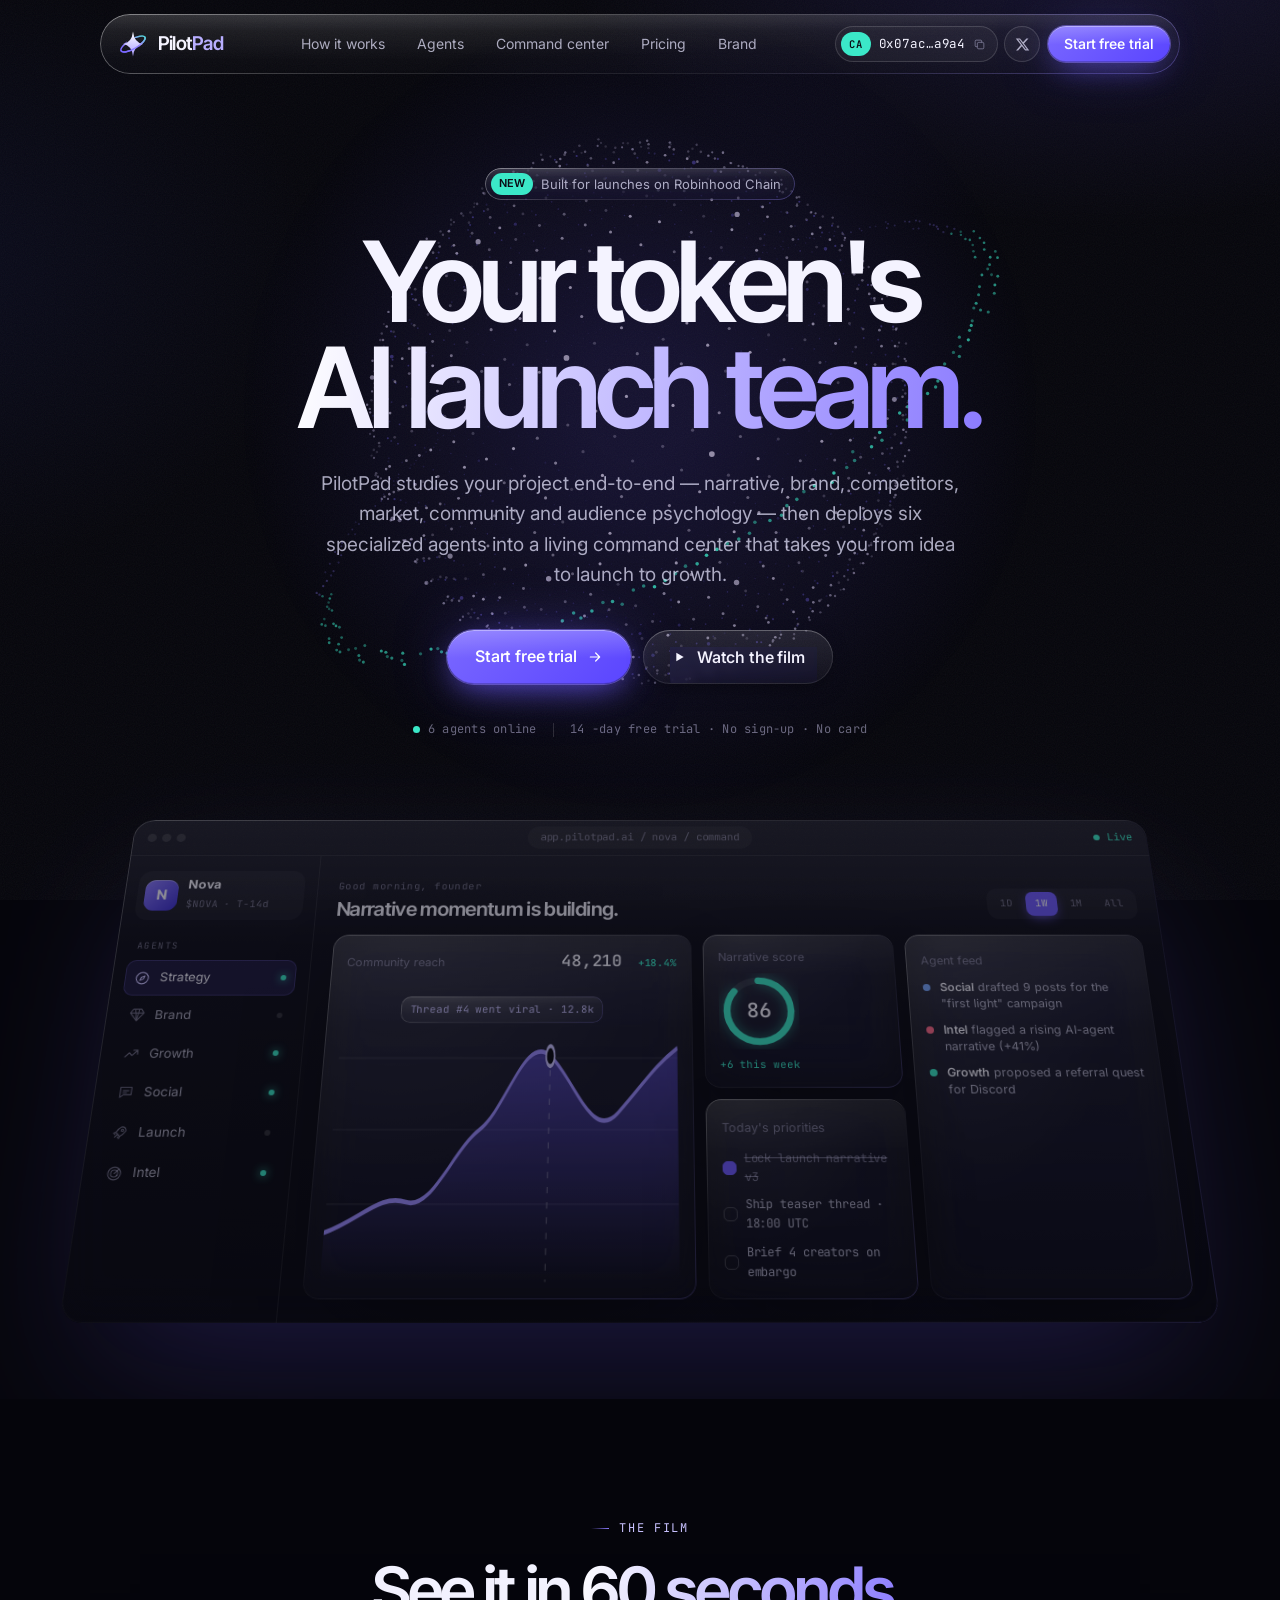
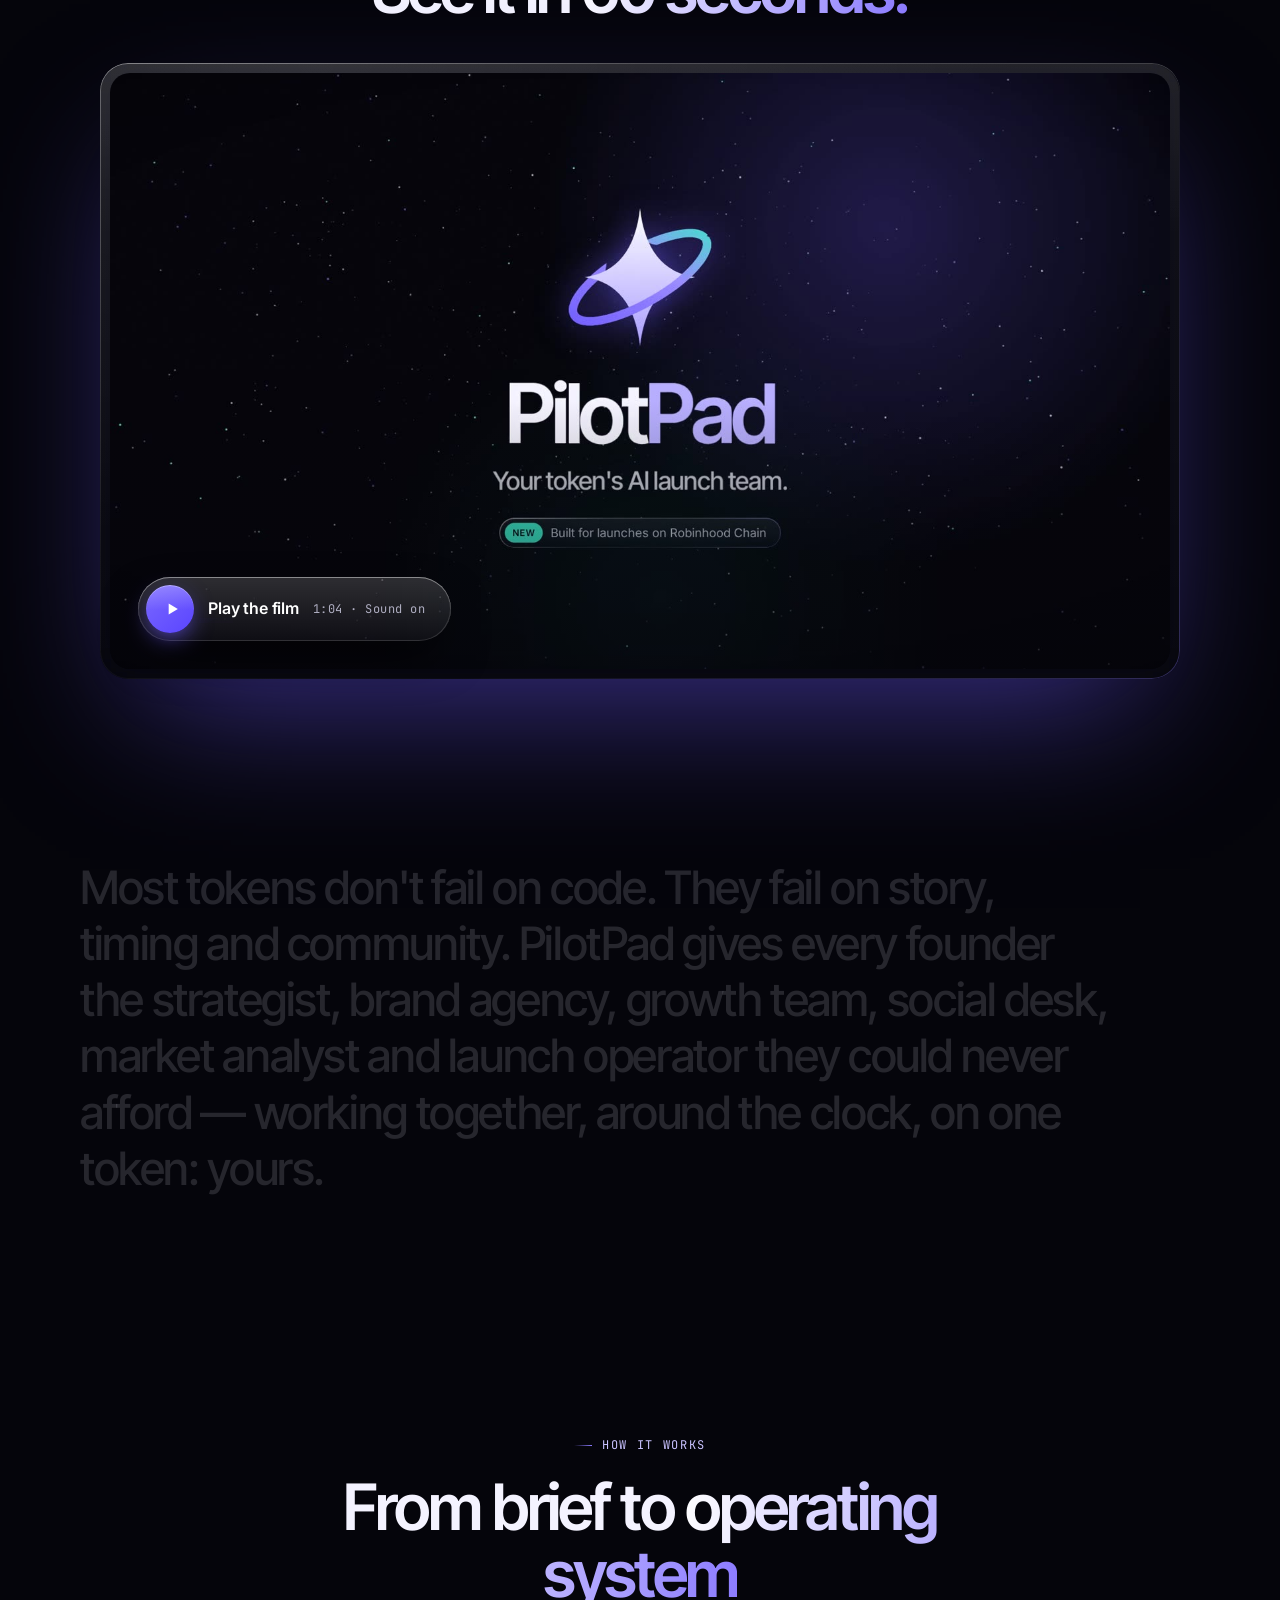
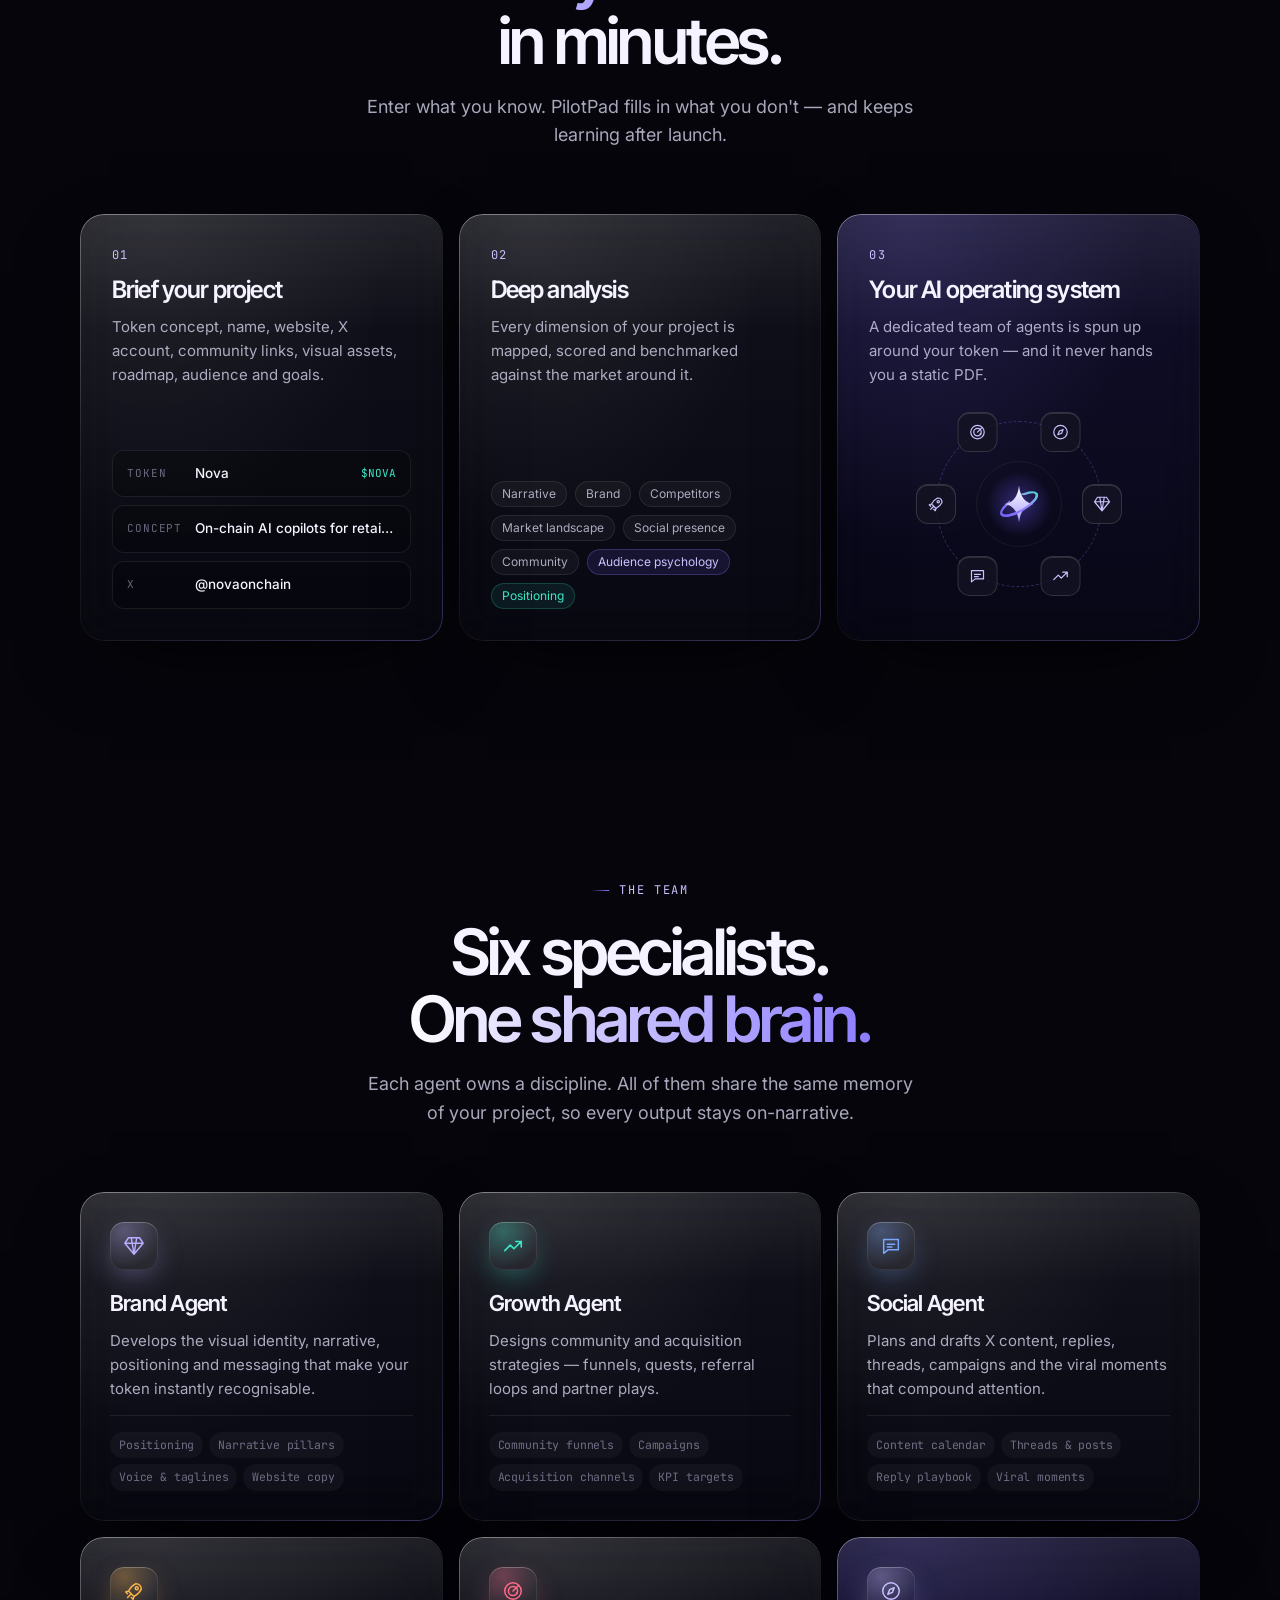
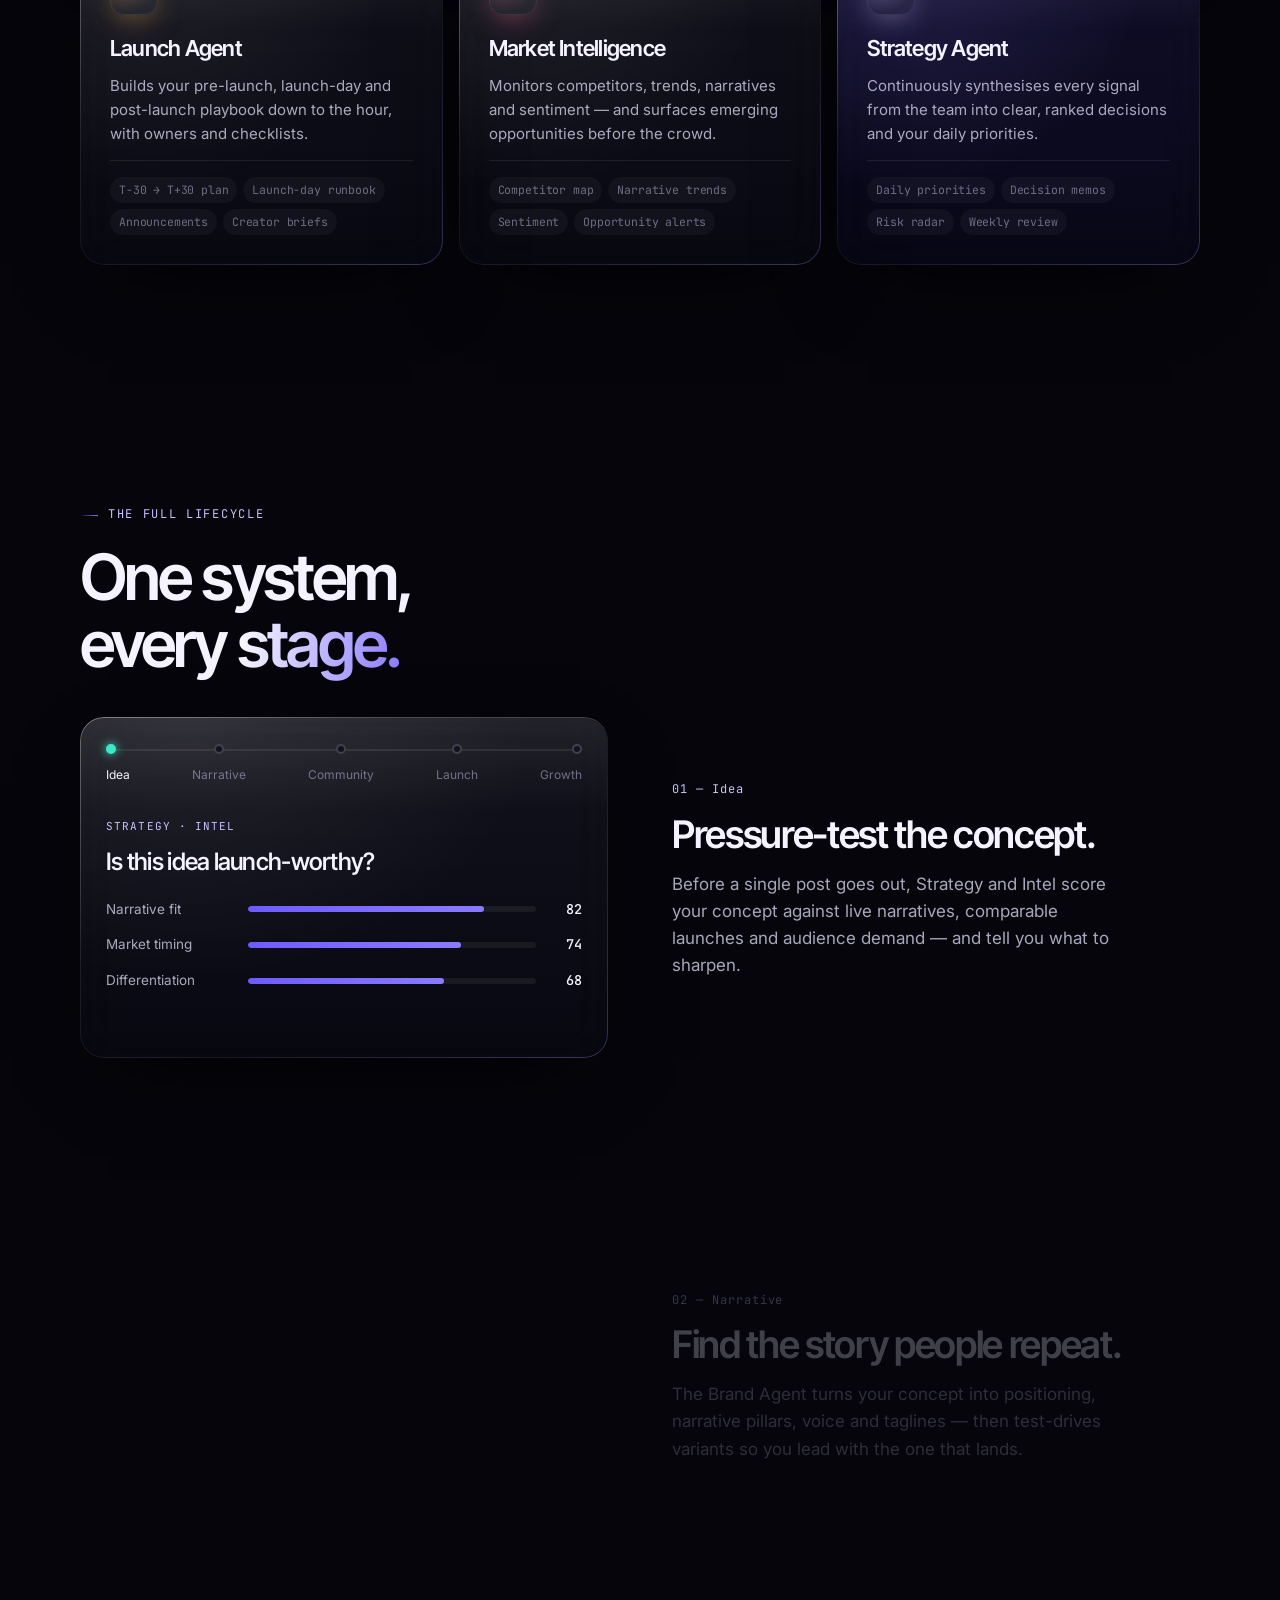
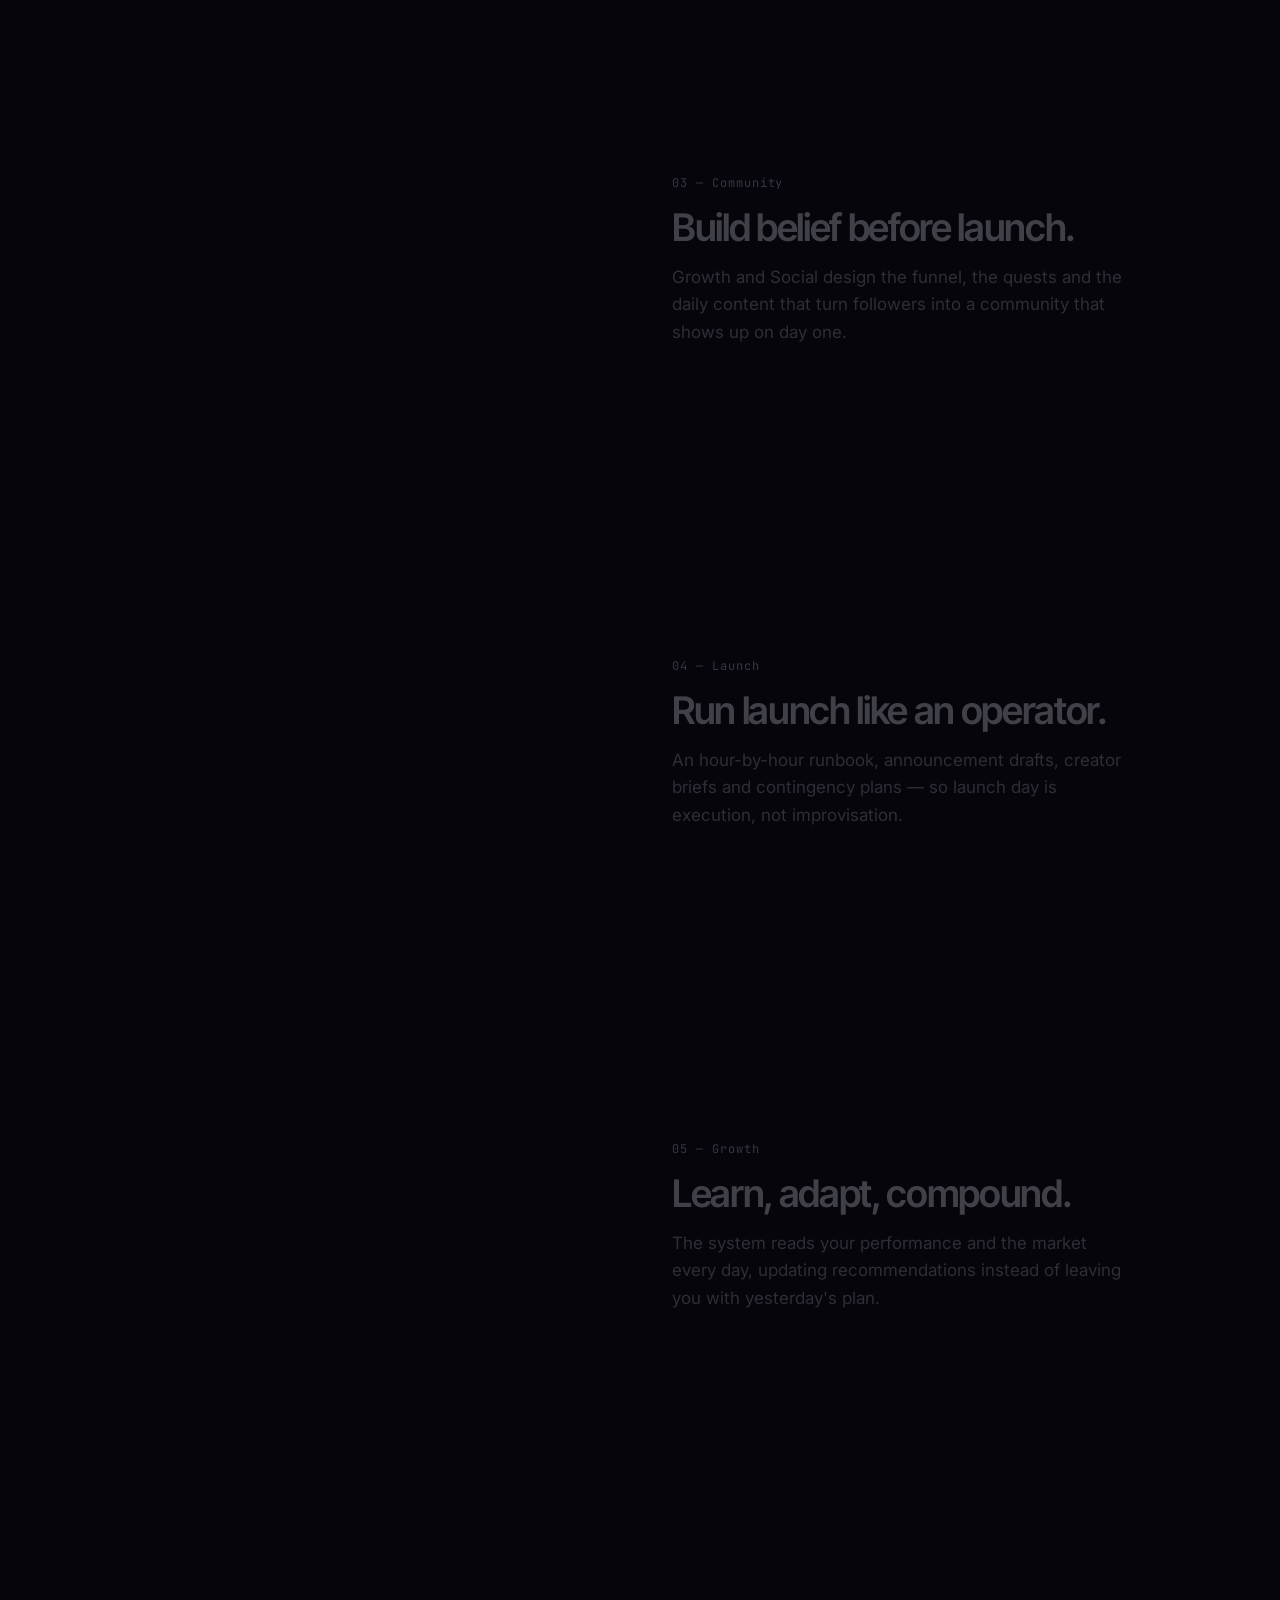
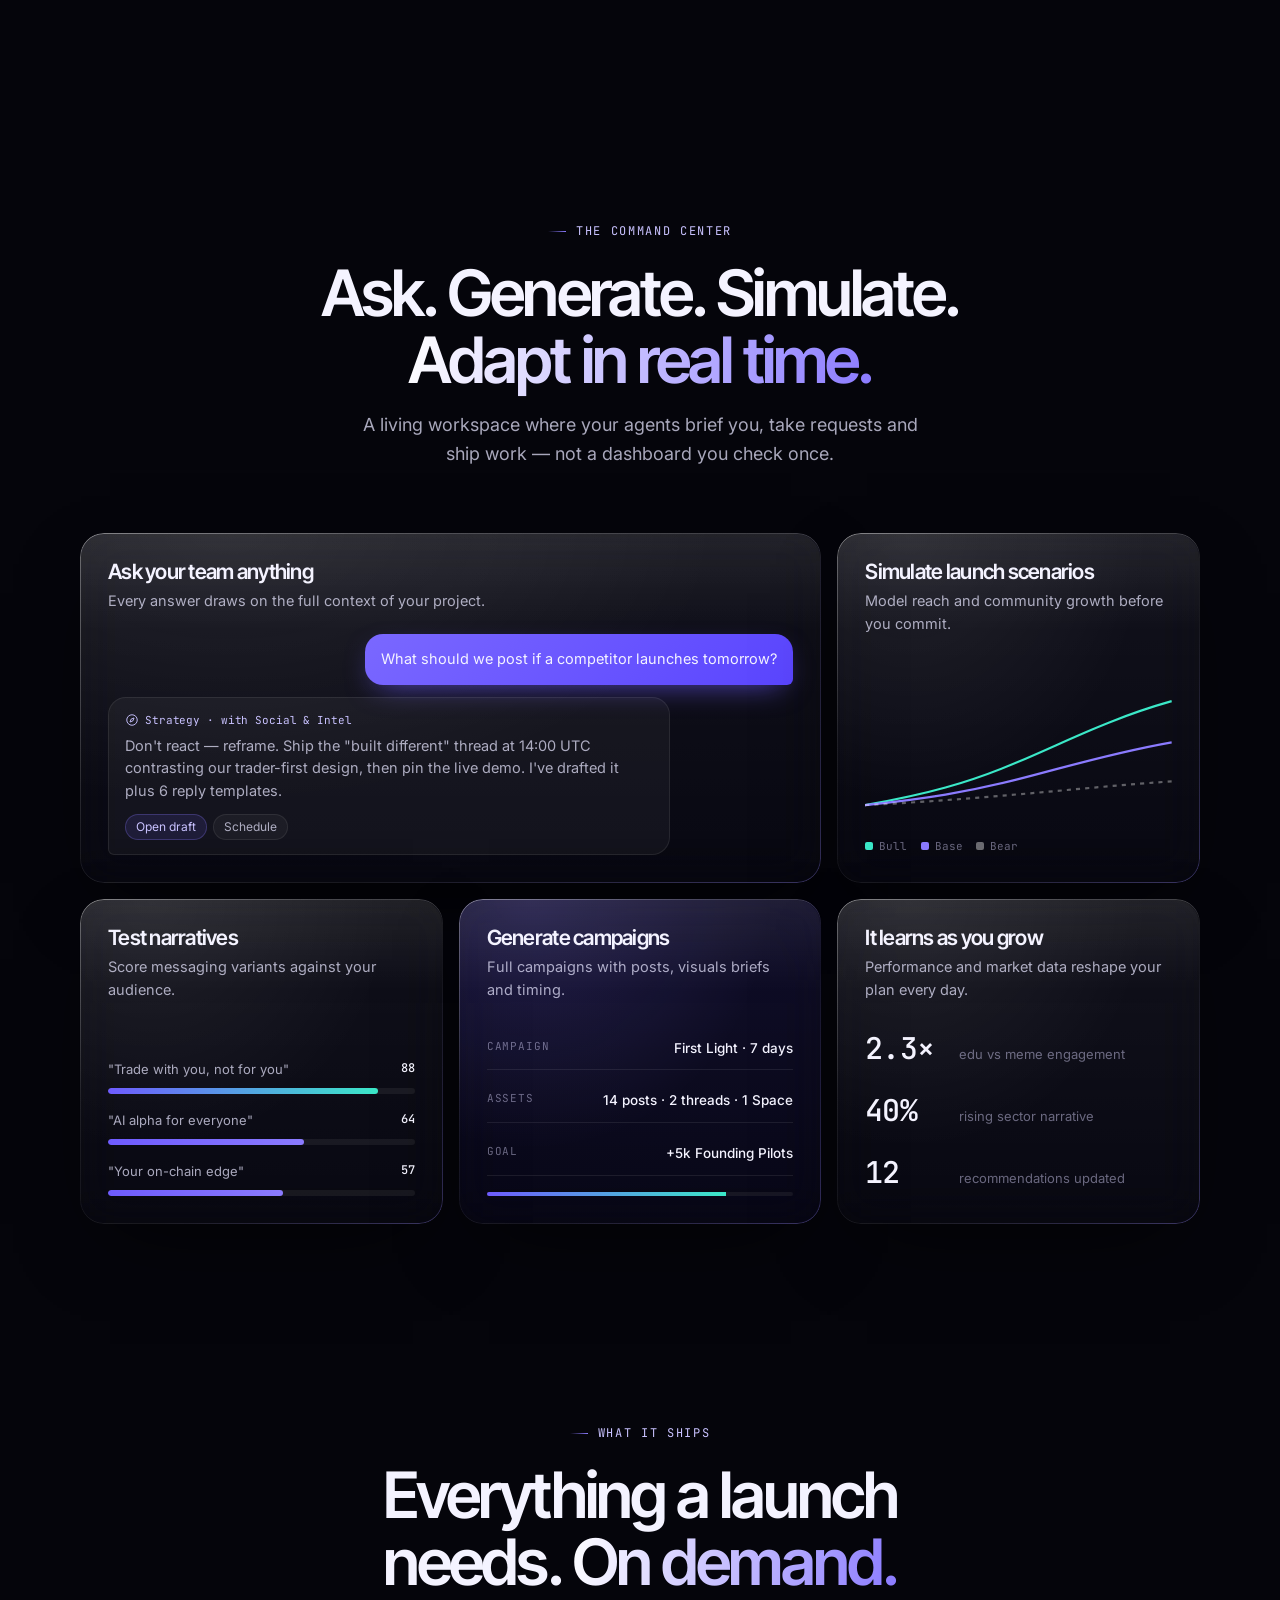
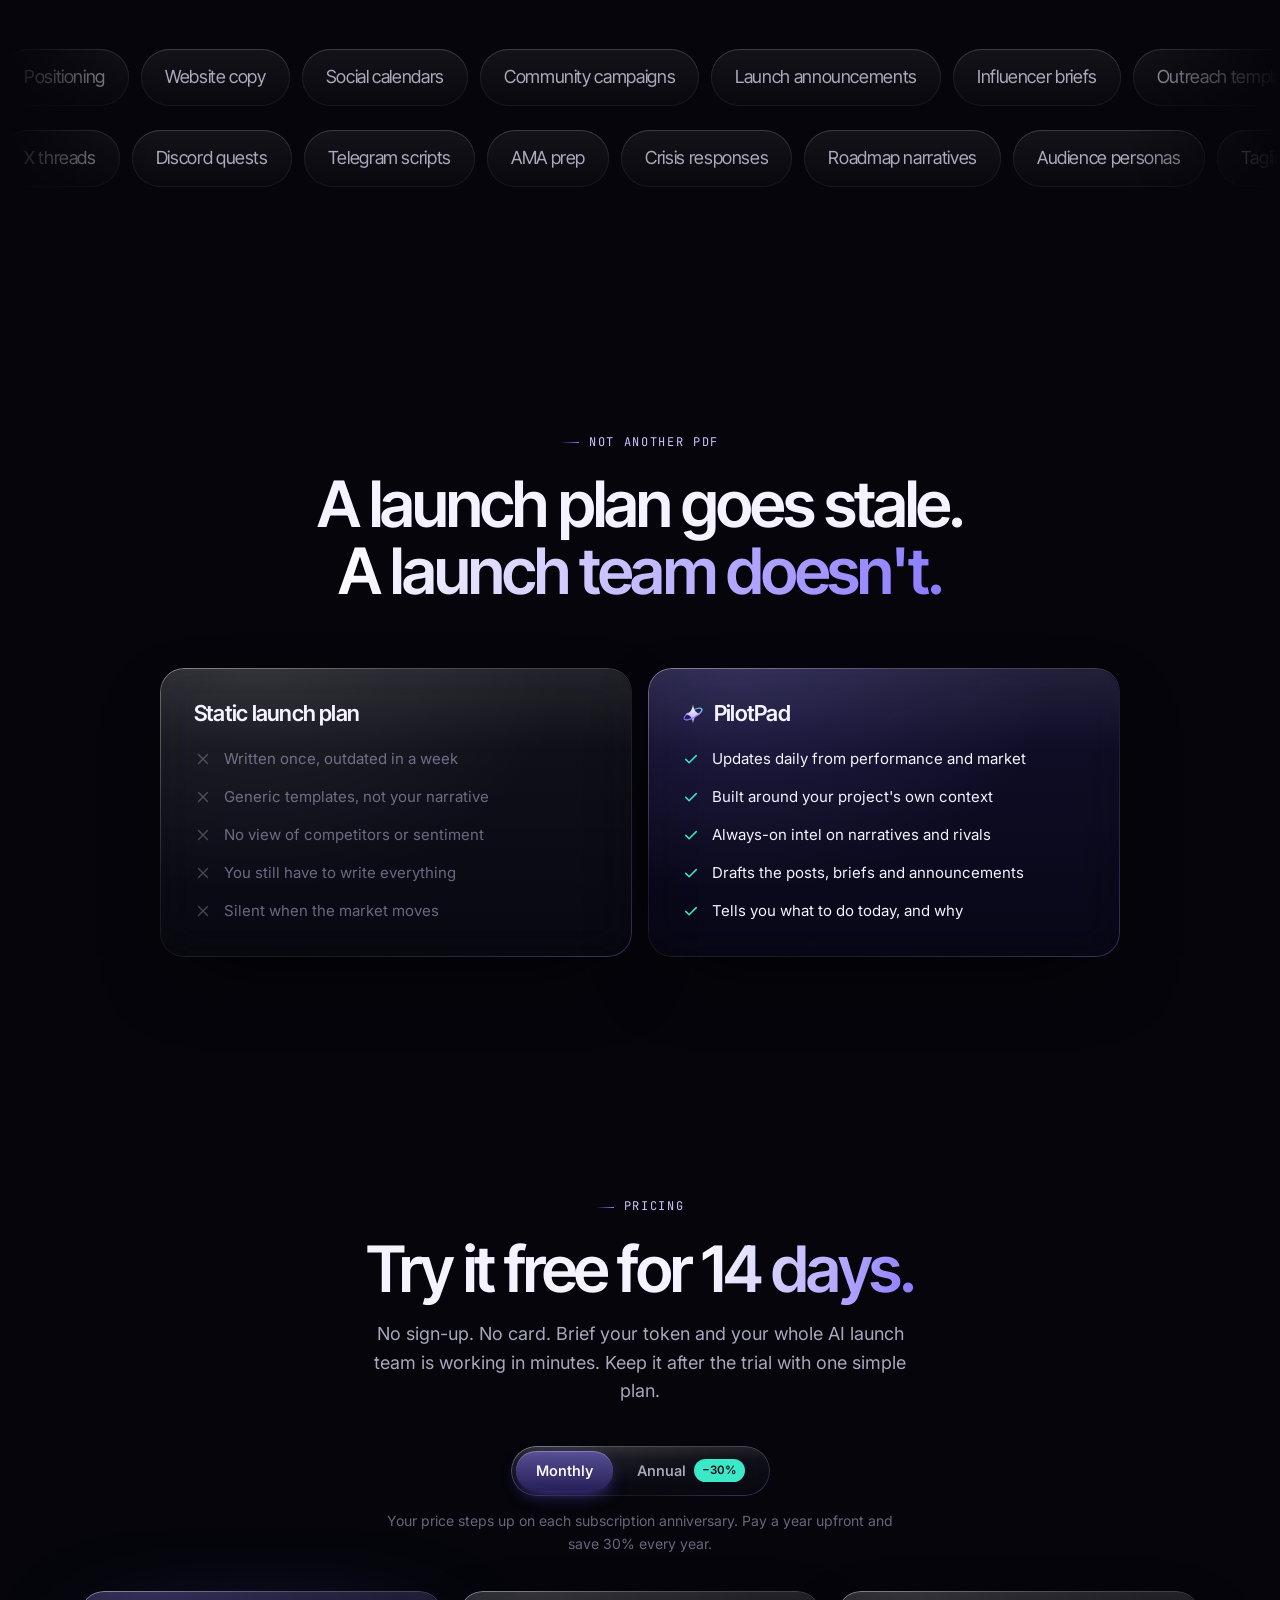
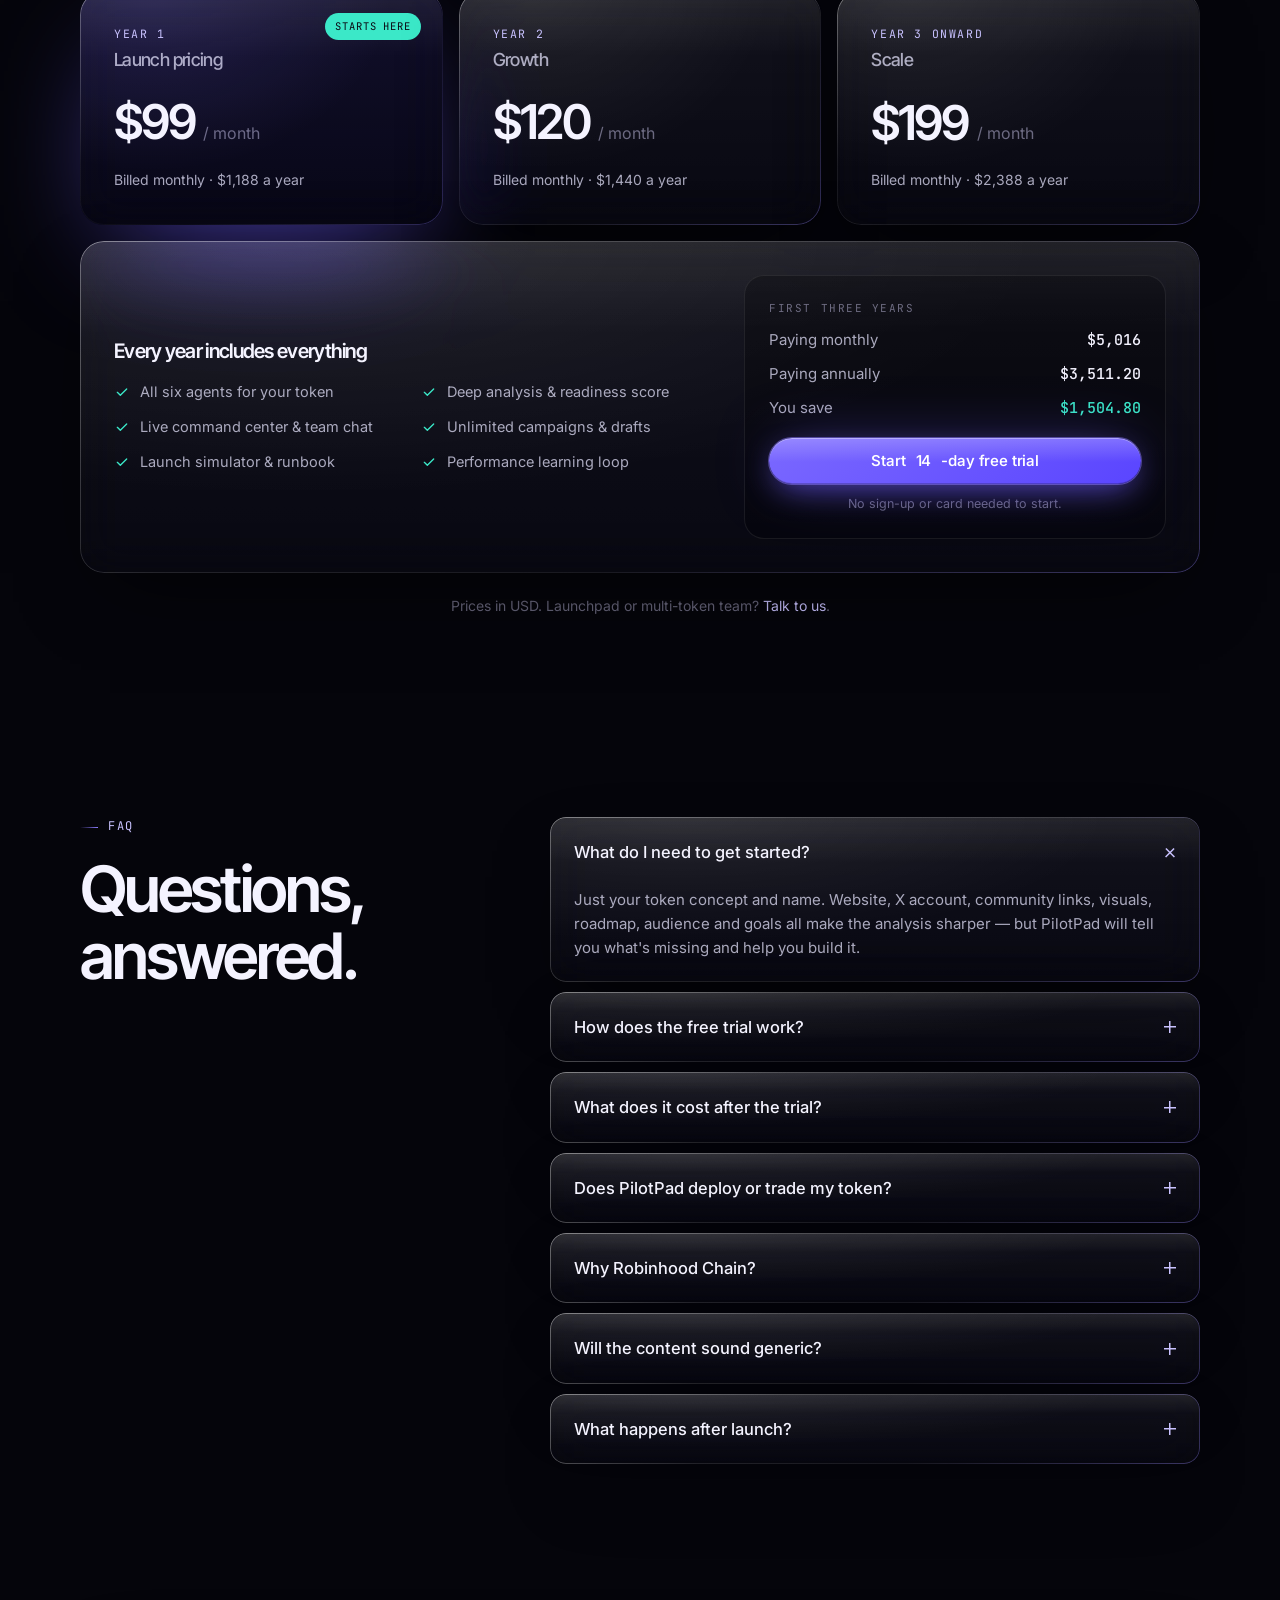
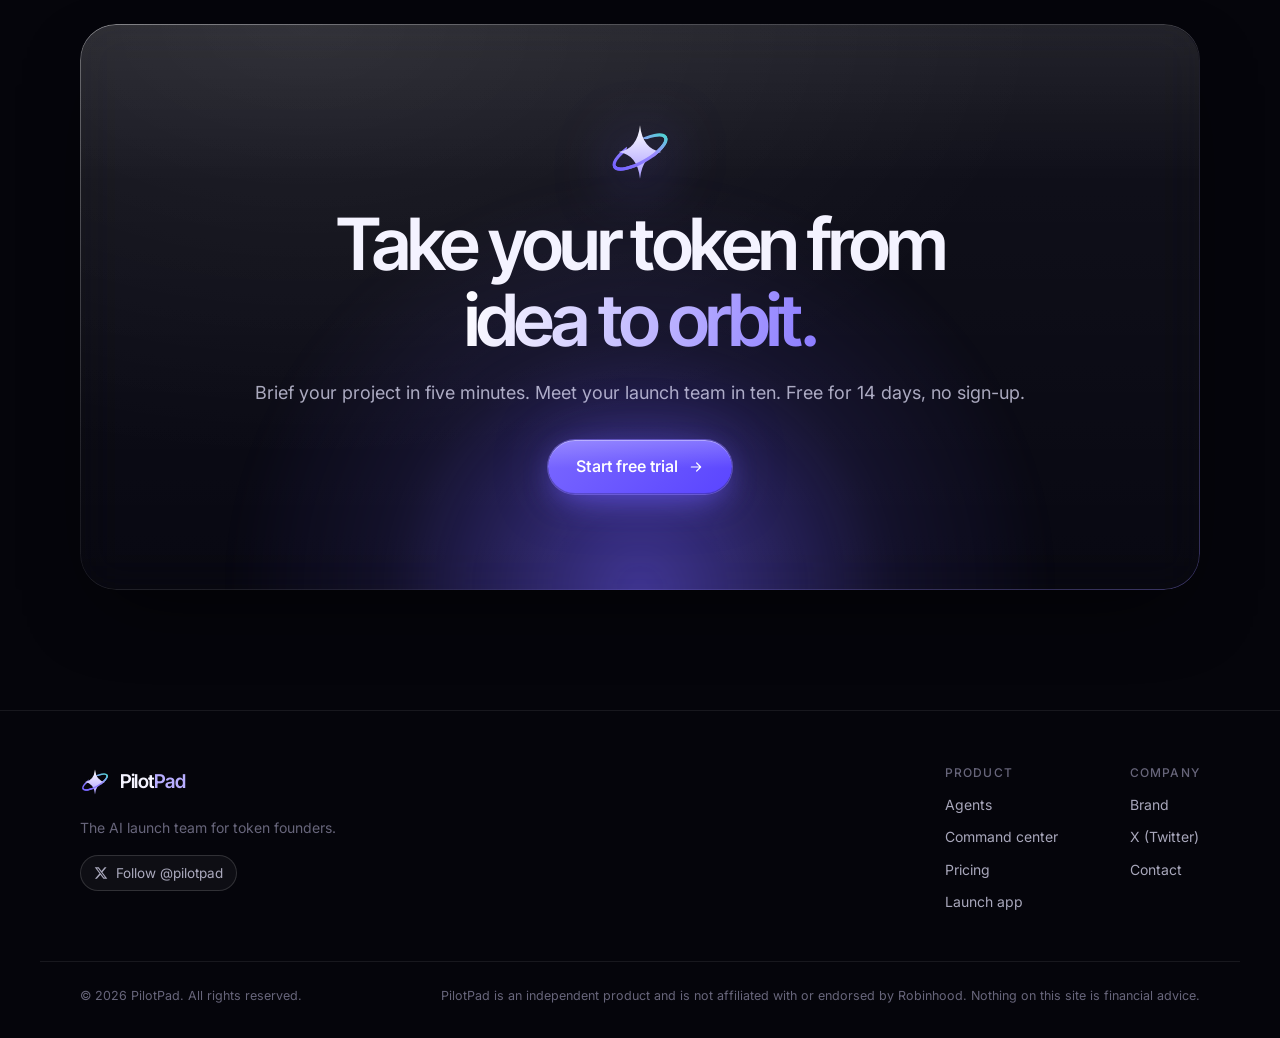
<file: index.html>
<!doctype html>
<html lang="en">
<head>
  <meta charset="utf-8" />
  <meta name="viewport" content="width=device-width, initial-scale=1" />
  <title>PilotPad — Your token's AI launch team</title>
  <meta name="description" content="PilotPad builds a dedicated AI operating system around your token: six specialized agents for brand, growth, social, launch, market intelligence and strategy — from idea to launch to growth on Robinhood Chain." />
  <meta name="theme-color" content="#05050b" />
  <meta property="og:title" content="PilotPad — Your token's AI launch team" />
  <meta property="og:description" content="Six specialized AI agents. One living command center. From idea → narrative → community → launch → growth." />
  <link rel="icon" href="assets/img/favicon.svg" type="image/svg+xml" />
  <link rel="preconnect" href="https://fonts.googleapis.com" />
  <link rel="preconnect" href="https://fonts.gstatic.com" crossorigin />
  <link href="https://fonts.googleapis.com/css2?family=Inter+Tight:wght@400;500;600;700&family=Inter:wght@400;500;600&family=JetBrains+Mono:wght@400;500&display=swap" rel="stylesheet" />
  <link rel="stylesheet" href="assets/css/base.css" />
  <link rel="stylesheet" href="assets/css/site.css" />
</head>
<body>
  <div class="ambient" aria-hidden="true"></div>

  <!-- Icon sprite -->
  <svg width="0" height="0" style="position:absolute" aria-hidden="true">
    <symbol id="i-arrow" viewBox="0 0 24 24"><path d="M5 12h14M13 6l6 6-6 6" fill="none" stroke="currentColor" stroke-width="1.8" stroke-linecap="round" stroke-linejoin="round"/></symbol>
    <symbol id="i-brand" viewBox="0 0 24 24"><path d="M6 3h12l4 6-10 12L2 9l4-6Z M2 9h20 M9 3l3 18 3-18" fill="none" stroke="currentColor" stroke-width="1.6" stroke-linejoin="round"/></symbol>
    <symbol id="i-growth" viewBox="0 0 24 24"><path d="M3 17l6-6 4 4 8-8M15 7h6v6" fill="none" stroke="currentColor" stroke-width="1.7" stroke-linecap="round" stroke-linejoin="round"/></symbol>
    <symbol id="i-social" viewBox="0 0 24 24"><path d="M4 5h16v11H9l-5 4V5Z M8 10h8 M8 13h5" fill="none" stroke="currentColor" stroke-width="1.6" stroke-linejoin="round" stroke-linecap="round"/></symbol>
    <symbol id="i-launch" viewBox="0 0 24 24"><path d="M14 4c3.5 0 6 2.5 6 6-1.5 3-4.5 6-8 8l-6-6c2-3.5 5-6.5 8-8Z M6 12l-3 1 2 2 M12 18l-1 3-2-2 M8.5 15.5 5 19" fill="none" stroke="currentColor" stroke-width="1.6" stroke-linejoin="round" stroke-linecap="round"/><circle cx="15" cy="9" r="1.6" fill="none" stroke="currentColor" stroke-width="1.6"/></symbol>
    <symbol id="i-radar" viewBox="0 0 24 24"><circle cx="12" cy="12" r="9" fill="none" stroke="currentColor" stroke-width="1.6"/><circle cx="12" cy="12" r="5" fill="none" stroke="currentColor" stroke-width="1.6"/><path d="M12 12l6-6" stroke="currentColor" stroke-width="1.6" stroke-linecap="round"/><circle cx="16" cy="14.5" r="1.2" fill="currentColor"/></symbol>
    <symbol id="i-compass" viewBox="0 0 24 24"><circle cx="12" cy="12" r="9" fill="none" stroke="currentColor" stroke-width="1.6"/><path d="M15.5 8.5l-2 5-5 2 2-5 5-2Z" fill="none" stroke="currentColor" stroke-width="1.6" stroke-linejoin="round"/></symbol>
    <symbol id="i-check" viewBox="0 0 24 24"><path d="M5 12.5l4.5 4.5L19 7.5" fill="none" stroke="currentColor" stroke-width="2" stroke-linecap="round" stroke-linejoin="round"/></symbol>
    <symbol id="i-x" viewBox="0 0 24 24"><path d="M6 6l12 12M18 6 6 18" fill="none" stroke="currentColor" stroke-width="1.8" stroke-linecap="round"/></symbol>
    <symbol id="i-spark" viewBox="0 0 24 24"><path d="M12 2Q13 11 22 12Q13 13 12 22Q11 13 2 12Q11 11 12 2Z" fill="currentColor"/></symbol>
    <symbol id="i-play" viewBox="0 0 24 24"><path d="M8 5.5v13l11-6.5-11-6.5Z" fill="currentColor"/></symbol>
    <symbol id="i-copy" viewBox="0 0 24 24"><rect x="8" y="8" width="12" height="12" rx="2.5" fill="none" stroke="currentColor" stroke-width="1.6"/><path d="M16 8V6a2 2 0 0 0-2-2H6a2 2 0 0 0-2 2v8a2 2 0 0 0 2 2h2" fill="none" stroke="currentColor" stroke-width="1.6"/></symbol>
    <symbol id="i-xlogo" viewBox="0 0 24 24"><path d="M18.244 2.25h3.308l-7.227 8.26 8.502 11.24H16.17l-5.214-6.817L4.99 21.75H1.68l7.73-8.835L1.254 2.25H8.08l4.713 6.231zm-1.161 17.52h1.833L7.084 4.126H5.117z" fill="currentColor"/></symbol>
    <symbol id="i-plus" viewBox="0 0 24 24"><path d="M12 5v14M5 12h14" stroke="currentColor" stroke-width="1.8" stroke-linecap="round"/></symbol>
  </svg>

  <!-- ============================== NAV ============================== -->
  <header class="nav" id="nav">
    <div class="nav__inner glass lg" data-lg-radius="999" data-lg-blur="12">
      <a href="#top" class="brand" aria-label="PilotPad home">
        <img src="assets/img/logo-mark.svg" alt="" width="30" height="30" />
        <span>Pilot<b>Pad</b></span>
      </a>
      <nav class="nav__links" aria-label="Primary">
        <a href="#how">How it works</a>
        <a href="#agents">Agents</a>
        <a href="#command">Command center</a>
        <a href="#pricing">Pricing</a>
        <a href="brand.html">Brand</a>
      </nav>
      <div class="nav__cta">
        <div class="nav__social"><button type="button" class="ca" data-ca aria-label="Contract address coming soon" disabled><span class="ca__k mono">CA</span><span class="ca__v mono" data-ca-value>Coming soon</span><svg class="icon ca__copy" aria-hidden="true"><use href="#i-copy"/></svg></button><a href="https://x.com/pilotpad" class="xlink" target="_blank" rel="noopener" aria-label="PilotPad on X" title="Follow @pilotpad on X"><svg class="icon"><use href="#i-xlogo"/></svg></a></div>
                <a href="app.html" class="btn btn--primary btn--sm">Start free trial</a>
        <button class="nav__burger" aria-label="Open menu" aria-expanded="false" id="burger"><span></span><span></span></button>
      </div>
    </div>
    <div class="nav__sheet glass" id="sheet" hidden>
      <a href="#how">How it works</a>
      <a href="#agents">Agents</a>
      <a href="#command">Command center</a>
      <a href="#pricing">Pricing</a>
      <a href="brand.html">Brand</a>
      <a href="https://x.com/pilotpad" target="_blank" rel="noopener">Follow @pilotpad on X</a>
      <a href="app.html" class="btn btn--primary">Start free trial</a>
    </div>
  </header>

  <main id="top">
    <!-- ============================== HERO ============================== -->
    <section class="hero">
      <canvas class="hero__orb" id="orb" aria-hidden="true"></canvas>
      <div class="hero__glow" aria-hidden="true"></div>
      <div class="container hero__content">
        <a href="#how" class="pill glass" data-reveal>
          <span class="dot">NEW</span> Built for launches on Robinhood Chain
        </a>
        <h1 class="hero__title" data-reveal style="--d:1">
          Your token's<br /><span class="grad">AI launch team.</span>
        </h1>
        <p class="hero__sub" data-reveal style="--d:2">
          PilotPad studies your project end-to-end — narrative, brand, competitors, market, community and audience
          psychology — then deploys six specialized agents into a living command center that takes you from
          idea to launch to growth.
        </p>
        <div class="hero__ctas" data-reveal style="--d:3">
          <a href="app.html" class="btn btn--primary btn--lg lg" data-lg-radius="999">Start free trial <svg><use href="#i-arrow"/></svg></a>
          <a href="#film" class="btn btn--glass btn--lg lg" data-lg-radius="999" data-play-film><svg><use href="#i-play"/></svg> Watch the film</a>
        </div>
        <div class="hero__meta mono" data-reveal style="--d:4">
          <span><i class="live-dot"></i> 6 agents online</span>
          <span class="sep"></span>
          <span><span data-trial-days>14</span>-day free trial · No sign-up · No card</span>
        </div>
      </div>

      <!-- Command center preview -->
      <div class="container">
        <div class="stage" id="stage">
          <div class="preview glass" id="preview">
            <div class="preview__bar">
              <div class="preview__dots"><i></i><i></i><i></i></div>
              <div class="preview__url mono">app.pilotpad.ai / nova / command</div>
              <div class="preview__status mono"><i class="live-dot"></i> Live</div>
            </div>
            <div class="preview__body">
              <aside class="pv-side">
                <div class="pv-token">
                  <div class="pv-token__logo">N</div>
                  <div><strong>Nova</strong><span class="mono">$NOVA · T-14d</span></div>
                </div>
                <div class="pv-side__label mono">Agents</div>
                <ul class="pv-agents">
                  <li class="is-active"><svg class="icon"><use href="#i-compass"/></svg>Strategy<em class="busy"></em></li>
                  <li><svg class="icon"><use href="#i-brand"/></svg>Brand<em></em></li>
                  <li><svg class="icon"><use href="#i-growth"/></svg>Growth<em class="busy"></em></li>
                  <li><svg class="icon"><use href="#i-social"/></svg>Social<em class="busy"></em></li>
                  <li><svg class="icon"><use href="#i-launch"/></svg>Launch<em></em></li>
                  <li><svg class="icon"><use href="#i-radar"/></svg>Intel<em class="busy"></em></li>
                </ul>
              </aside>
              <div class="pv-main">
                <div class="pv-head">
                  <div>
                    <span class="mono pv-kicker">Good morning, founder</span>
                    <h3>Narrative momentum is building.</h3>
                  </div>
                  <div class="pv-seg mono"><span>1D</span><span class="on">1W</span><span>1M</span><span>All</span></div>
                </div>
                <div class="pv-grid">
                  <div class="pv-card glass glass--sm pv-chart">
                    <div class="pv-card__head">
                      <span>Community reach</span>
                      <strong class="mono">48,210 <em class="up">+18.4%</em></strong>
                    </div>
                    <svg viewBox="0 0 400 140" preserveAspectRatio="none" class="pv-area">
                      <defs>
                        <linearGradient id="pvfill" x1="0" y1="0" x2="0" y2="1">
                          <stop offset="0" stop-color="#6e5bff" stop-opacity=".55"/>
                          <stop offset="1" stop-color="#6e5bff" stop-opacity="0"/>
                        </linearGradient>
                      </defs>
                      <g stroke="rgba(255,255,255,.06)"><line x1="0" y1="35" x2="400" y2="35"/><line x1="0" y1="70" x2="400" y2="70"/><line x1="0" y1="105" x2="400" y2="105"/></g>
                      <path d="M0 118 C40 112 60 100 90 104 S140 80 170 70 S220 22 250 34 S300 76 330 62 S370 40 400 30 L400 140 L0 140Z" fill="url(#pvfill)"/>
                      <path class="pv-line" d="M0 118 C40 112 60 100 90 104 S140 80 170 70 S220 22 250 34 S300 76 330 62 S370 40 400 30" fill="none" stroke="#9b8cff" stroke-width="2.2"/>
                      <line x1="250" y1="34" x2="250" y2="140" stroke="rgba(255,255,255,.35)" stroke-dasharray="3 4"/>
                      <circle cx="250" cy="34" r="5" fill="#0a0a14" stroke="#c9c2ff" stroke-width="2"/>
                    </svg>
                    <div class="pv-tip glass glass--sm mono">Thread #4 went viral · 12.8k</div>
                  </div>
                  <div class="pv-card glass glass--sm pv-score">
                    <span>Narrative score</span>
                    <div class="ring" style="--p:86"><svg viewBox="0 0 80 80"><circle cx="40" cy="40" r="32"/><circle cx="40" cy="40" r="32" class="ring__v"/></svg><strong class="mono">86</strong></div>
                    <em class="mono up">+6 this week</em>
                  </div>
                  <div class="pv-card glass glass--sm pv-feed">
                    <span>Agent feed</span>
                    <ul>
                      <li><i class="c-social"></i><p><b>Social</b> drafted 9 posts for the "first light" campaign</p></li>
                      <li><i class="c-intel"></i><p><b>Intel</b> flagged a rising AI-agent narrative (+41%)</p></li>
                      <li><i class="c-growth"></i><p><b>Growth</b> proposed a referral quest for Discord</p></li>
                    </ul>
                  </div>
                  <div class="pv-card glass glass--sm pv-prio">
                    <span>Today's priorities</span>
                    <ol class="mono">
                      <li class="done">Lock launch narrative v3</li>
                      <li>Ship teaser thread · 18:00 UTC</li>
                      <li>Brief 4 creators on embargo</li>
                    </ol>
                  </div>
                </div>
              </div>
            </div>
          </div>
        </div>
      </div>
    </section>

    <!-- ============================== FILM ============================== -->
    <section class="film container" id="film">
      <div class="section__head" data-reveal>
        <span class="eyebrow">The film</span>
        <h2>See it in <span class="grad">60 seconds.</span></h2>
      </div>
      <div class="film__frame glass" data-reveal>
        <video id="filmVideo" class="film__video" src="assets/video/pilotpad-launch.mp4" poster="assets/video/pilotpad-launch-poster.jpg" preload="none" playsinline aria-label="PilotPad launch film"></video>
        <button type="button" class="film__play" id="filmPlay" aria-label="Play the PilotPad launch film">
          <span class="film__pill lg" data-lg-radius="999" data-lg-blur="6"><span class="film__btn"><svg><use href="#i-play"/></svg></span><span class="film__label">Play the film</span><span class="film__meta mono">1:04 · Sound on</span></span>
        </button>
      </div>
    </section>

    <!-- ============================== STATEMENT ============================== -->
    <section class="statement container" id="statement">
      <p class="statement__text" data-words>
        Most tokens don't fail on code. They fail on story, timing and community. PilotPad gives every founder the
        strategist, brand agency, growth team, social desk, market analyst and launch operator they could never afford —
        working together, around the clock, on one token: yours.
      </p>
    </section>

    <!-- ============================== HOW ============================== -->
    <section class="section" id="how">
      <div class="container">
        <div class="section__head" data-reveal>
          <span class="eyebrow">How it works</span>
          <h2>From brief to <span class="grad">operating system</span><br />in minutes.</h2>
          <p>Enter what you know. PilotPad fills in what you don't — and keeps learning after launch.</p>
        </div>

        <div class="steps">
          <article class="step glass" data-reveal>
            <span class="step__n mono">01</span>
            <h3>Brief your project</h3>
            <p>Token concept, name, website, X account, community links, visual assets, roadmap, audience and goals.</p>
            <div class="step__form">
              <div class="field"><span class="mono">Token</span><b>Nova</b><em class="mono">$NOVA</em></div>
              <div class="field"><span class="mono">Concept</span><b>On-chain AI copilots for retail traders</b></div>
              <div class="field"><span class="mono">X</span><b>@novaonchain</b></div>
            </div>
          </article>
          <article class="step glass" data-reveal style="--d:1">
            <span class="step__n mono">02</span>
            <h3>Deep analysis</h3>
            <p>Every dimension of your project is mapped, scored and benchmarked against the market around it.</p>
            <div class="chips">
              <span class="tag">Narrative</span><span class="tag">Brand</span><span class="tag">Competitors</span>
              <span class="tag">Market landscape</span><span class="tag">Social presence</span><span class="tag">Community</span>
              <span class="tag tag--violet">Audience psychology</span><span class="tag tag--signal">Positioning</span>
            </div>
          </article>
          <article class="step glass glass--tint" data-reveal style="--d:2">
            <span class="step__n mono">03</span>
            <h3>Your AI operating system</h3>
            <p>A dedicated team of agents is spun up around your token — and it never hands you a static PDF.</p>
            <div class="os">
              <div class="os__core"><img src="assets/img/logo-mark.svg" alt="" /></div>
              <span style="--a:0deg"><svg class="icon"><use href="#i-brand"/></svg></span>
              <span style="--a:60deg"><svg class="icon"><use href="#i-growth"/></svg></span>
              <span style="--a:120deg"><svg class="icon"><use href="#i-social"/></svg></span>
              <span style="--a:180deg"><svg class="icon"><use href="#i-launch"/></svg></span>
              <span style="--a:240deg"><svg class="icon"><use href="#i-radar"/></svg></span>
              <span style="--a:300deg"><svg class="icon"><use href="#i-compass"/></svg></span>
            </div>
          </article>
        </div>
      </div>
    </section>

    <!-- ============================== AGENTS ============================== -->
    <section class="section" id="agents">
      <div class="container">
        <div class="section__head" data-reveal>
          <span class="eyebrow">The team</span>
          <h2>Six specialists.<br /><span class="grad">One shared brain.</span></h2>
          <p>Each agent owns a discipline. All of them share the same memory of your project, so every output stays on-narrative.</p>
        </div>

        <div class="agents">
          <article class="agent glass" data-reveal data-glow>
            <div class="agent__icon" style="--c:#b8aeff"><svg class="icon"><use href="#i-brand"/></svg></div>
            <h3>Brand Agent</h3>
            <p>Develops the visual identity, narrative, positioning and messaging that make your token instantly recognisable.</p>
            <ul class="mono"><li>Positioning</li><li>Narrative pillars</li><li>Voice &amp; taglines</li><li>Website copy</li></ul>
          </article>
          <article class="agent glass" data-reveal data-glow style="--d:1">
            <div class="agent__icon" style="--c:#3be8c8"><svg class="icon"><use href="#i-growth"/></svg></div>
            <h3>Growth Agent</h3>
            <p>Designs community and acquisition strategies — funnels, quests, referral loops and partner plays.</p>
            <ul class="mono"><li>Community funnels</li><li>Campaigns</li><li>Acquisition channels</li><li>KPI targets</li></ul>
          </article>
          <article class="agent glass" data-reveal data-glow style="--d:2">
            <div class="agent__icon" style="--c:#7aa8ff"><svg class="icon"><use href="#i-social"/></svg></div>
            <h3>Social Agent</h3>
            <p>Plans and drafts X content, replies, threads, campaigns and the viral moments that compound attention.</p>
            <ul class="mono"><li>Content calendar</li><li>Threads &amp; posts</li><li>Reply playbook</li><li>Viral moments</li></ul>
          </article>
          <article class="agent glass" data-reveal data-glow>
            <div class="agent__icon" style="--c:#ffb547"><svg class="icon"><use href="#i-launch"/></svg></div>
            <h3>Launch Agent</h3>
            <p>Builds your pre-launch, launch-day and post-launch playbook down to the hour, with owners and checklists.</p>
            <ul class="mono"><li>T-30 → T+30 plan</li><li>Launch-day runbook</li><li>Announcements</li><li>Creator briefs</li></ul>
          </article>
          <article class="agent glass" data-reveal data-glow style="--d:1">
            <div class="agent__icon" style="--c:#ff6b8b"><svg class="icon"><use href="#i-radar"/></svg></div>
            <h3>Market Intelligence</h3>
            <p>Monitors competitors, trends, narratives and sentiment — and surfaces emerging opportunities before the crowd.</p>
            <ul class="mono"><li>Competitor map</li><li>Narrative trends</li><li>Sentiment</li><li>Opportunity alerts</li></ul>
          </article>
          <article class="agent glass glass--tint" data-reveal data-glow style="--d:2">
            <div class="agent__icon" style="--c:#c9c2ff"><svg class="icon"><use href="#i-compass"/></svg></div>
            <h3>Strategy Agent</h3>
            <p>Continuously synthesises every signal from the team into clear, ranked decisions and your daily priorities.</p>
            <ul class="mono"><li>Daily priorities</li><li>Decision memos</li><li>Risk radar</li><li>Weekly review</li></ul>
          </article>
        </div>
      </div>
    </section>

    <!-- ============================== LIFECYCLE (sticky) ============================== -->
    <section class="section lifecycle" id="lifecycle">
      <div class="container lifecycle__grid">
        <div class="lifecycle__sticky">
          <div class="section__head section__head--left" data-reveal>
            <span class="eyebrow">The full lifecycle</span>
            <h2>One system,<br />every <span class="grad">stage.</span></h2>
          </div>
          <div class="lc-visual glass" id="lcVisual">
            <div class="lc-rail">
              <div class="lc-rail__fill" id="lcFill"></div>
              <span data-i="0">Idea</span><span data-i="1">Narrative</span><span data-i="2">Community</span><span data-i="3">Launch</span><span data-i="4">Growth</span>
            </div>
            <div class="lc-panels">
              <div class="lc-panel is-on" data-i="0">
                <span class="mono lc-k">Strategy · Intel</span>
                <h4>Is this idea launch-worthy?</h4>
                <div class="bars">
                  <div><span>Narrative fit</span><i style="--w:82%"></i><b class="mono">82</b></div>
                  <div><span>Market timing</span><i style="--w:74%"></i><b class="mono">74</b></div>
                  <div><span>Differentiation</span><i style="--w:68%"></i><b class="mono">68</b></div>
                </div>
              </div>
              <div class="lc-panel" data-i="1">
                <span class="mono lc-k">Brand</span>
                <h4>"The first copilot that trades with you, not for you."</h4>
                <div class="chips"><span class="tag tag--violet">Empowerment</span><span class="tag">Transparency</span><span class="tag">Speed</span></div>
              </div>
              <div class="lc-panel" data-i="2">
                <span class="mono lc-k">Growth · Social</span>
                <h4>Founding Pilots quest</h4>
                <ul class="mono lc-list"><li><svg class="icon"><use href="#i-check"/></svg>Invite 3 → Early role</li><li><svg class="icon"><use href="#i-check"/></svg>Daily signal thread</li><li><svg class="icon"><use href="#i-check"/></svg>Weekly AMA on X Spaces</li></ul>
              </div>
              <div class="lc-panel" data-i="3">
                <span class="mono lc-k">Launch</span>
                <h4>Launch day runbook</h4>
                <ul class="mono lc-list"><li><b>T-60m</b> Final teaser + pinned post</li><li><b>T-0</b> Announcement + creator wave</li><li><b>T+2h</b> AMA &amp; reply sprint</li></ul>
              </div>
              <div class="lc-panel" data-i="4">
                <span class="mono lc-k">Strategy · Intel</span>
                <h4>Adapting to what's working</h4>
                <p class="lc-p">Engagement on educational threads is 2.3× memes. Shifting next week's mix to 60/40 and doubling Spaces cadence.</p>
              </div>
            </div>
          </div>
        </div>
        <ol class="lc-steps">
          <li class="lc-step" data-step="0">
            <span class="mono">01 — Idea</span>
            <h3>Pressure-test the concept.</h3>
            <p>Before a single post goes out, Strategy and Intel score your concept against live narratives, comparable launches and audience demand — and tell you what to sharpen.</p>
          </li>
          <li class="lc-step" data-step="1">
            <span class="mono">02 — Narrative</span>
            <h3>Find the story people repeat.</h3>
            <p>The Brand Agent turns your concept into positioning, narrative pillars, voice and taglines — then test-drives variants so you lead with the one that lands.</p>
          </li>
          <li class="lc-step" data-step="2">
            <span class="mono">03 — Community</span>
            <h3>Build belief before launch.</h3>
            <p>Growth and Social design the funnel, the quests and the daily content that turn followers into a community that shows up on day one.</p>
          </li>
          <li class="lc-step" data-step="3">
            <span class="mono">04 — Launch</span>
            <h3>Run launch like an operator.</h3>
            <p>An hour-by-hour runbook, announcement drafts, creator briefs and contingency plans — so launch day is execution, not improvisation.</p>
          </li>
          <li class="lc-step" data-step="4">
            <span class="mono">05 — Growth</span>
            <h3>Learn, adapt, compound.</h3>
            <p>The system reads your performance and the market every day, updating recommendations instead of leaving you with yesterday's plan.</p>
          </li>
        </ol>
      </div>
    </section>

    <!-- ============================== COMMAND CENTER (bento) ============================== -->
    <section class="section" id="command">
      <div class="container">
        <div class="section__head" data-reveal>
          <span class="eyebrow">The command center</span>
          <h2>Ask. Generate. Simulate.<br /><span class="grad">Adapt in real time.</span></h2>
          <p>A living workspace where your agents brief you, take requests and ship work — not a dashboard you check once.</p>
        </div>

        <div class="bento">
          <article class="bx bx--chat glass" data-reveal>
            <div class="bx__head"><h3>Ask your team anything</h3><p>Every answer draws on the full context of your project.</p></div>
            <div class="chat">
              <div class="msg msg--me">What should we post if a competitor launches tomorrow?</div>
              <div class="msg msg--ai">
                <span class="msg__who mono"><svg class="icon"><use href="#i-compass"/></svg> Strategy · with Social &amp; Intel</span>
                Don't react — reframe. Ship the "built different" thread at 14:00 UTC contrasting our trader-first design, then pin the
                live demo. I've drafted it plus 6 reply templates.
                <div class="msg__actions"><span class="tag tag--violet">Open draft</span><span class="tag">Schedule</span></div>
              </div>
            </div>
          </article>

          <article class="bx bx--sim glass" data-reveal style="--d:1">
            <div class="bx__head"><h3>Simulate launch scenarios</h3><p>Model reach and community growth before you commit.</p></div>
            <svg viewBox="0 0 300 120" class="sim" preserveAspectRatio="none">
              <path d="M0 110 C60 100 100 90 150 70 S240 30 300 14" fill="none" stroke="#3be8c8" stroke-width="2" class="draw"/>
              <path d="M0 110 C60 104 100 98 150 86 S240 62 300 52" fill="none" stroke="#8b7bff" stroke-width="2" class="draw" style="--dd:.2s"/>
              <path d="M0 110 C60 107 100 104 150 100 S240 92 300 88" fill="none" stroke="rgba(255,255,255,.35)" stroke-width="2" stroke-dasharray="4 5"/>
            </svg>
            <div class="legend mono"><span><i style="background:#3be8c8"></i>Bull</span><span><i style="background:#8b7bff"></i>Base</span><span><i style="background:rgba(255,255,255,.4)"></i>Bear</span></div>
          </article>

          <article class="bx bx--test glass" data-reveal>
            <div class="bx__head"><h3>Test narratives</h3><p>Score messaging variants against your audience.</p></div>
            <div class="variants">
              <div><span>"Trade with you, not for you"</span><i style="--w:88%" class="win"></i><b class="mono">88</b></div>
              <div><span>"AI alpha for everyone"</span><i style="--w:64%"></i><b class="mono">64</b></div>
              <div><span>"Your on-chain edge"</span><i style="--w:57%"></i><b class="mono">57</b></div>
            </div>
          </article>

          <article class="bx bx--gen glass glass--tint" data-reveal style="--d:1">
            <div class="bx__head"><h3>Generate campaigns</h3><p>Full campaigns with posts, visuals briefs and timing.</p></div>
            <div class="gen">
              <div class="gen__row"><span class="mono">Campaign</span><b>First Light · 7 days</b></div>
              <div class="gen__row"><span class="mono">Assets</span><b>14 posts · 2 threads · 1 Space</b></div>
              <div class="gen__row"><span class="mono">Goal</span><b>+5k Founding Pilots</b></div>
              <div class="gen__bar"><i></i></div>
            </div>
          </article>

          <article class="bx bx--pulse glass" data-reveal style="--d:2">
            <div class="bx__head"><h3>It learns as you grow</h3><p>Performance and market data reshape your plan every day.</p></div>
            <div class="pulse">
              <div><b class="mono" data-count="2.3" data-dec="1" data-suffix="×">0</b><span>edu vs meme engagement</span></div>
              <div><b class="mono" data-count="41" data-suffix="%">0</b><span>rising sector narrative</span></div>
              <div><b class="mono" data-count="12" data-suffix="">0</b><span>recommendations updated</span></div>
            </div>
          </article>
        </div>
      </div>
    </section>

    <!-- ============================== OUTPUTS MARQUEE ============================== -->
    <section class="outputs" aria-label="What PilotPad generates">
      <div class="container section__head" data-reveal>
        <span class="eyebrow">What it ships</span>
        <h2>Everything a launch needs. <span class="grad">On demand.</span></h2>
      </div>
      <div class="marquee">
        <div class="marquee__track">
          <span>Positioning</span><span>Website copy</span><span>Social calendars</span><span>Community campaigns</span><span>Launch announcements</span><span>Influencer briefs</span><span>Outreach templates</span><span>Daily priorities</span><span>Narrative tests</span><span>Competitor maps</span><span>Reply playbooks</span><span>Launch runbooks</span>
          <span aria-hidden="true">Positioning</span><span aria-hidden="true">Website copy</span><span aria-hidden="true">Social calendars</span><span aria-hidden="true">Community campaigns</span><span aria-hidden="true">Launch announcements</span><span aria-hidden="true">Influencer briefs</span><span aria-hidden="true">Outreach templates</span><span aria-hidden="true">Daily priorities</span><span aria-hidden="true">Narrative tests</span><span aria-hidden="true">Competitor maps</span><span aria-hidden="true">Reply playbooks</span><span aria-hidden="true">Launch runbooks</span>
        </div>
      </div>
      <div class="marquee marquee--rev">
        <div class="marquee__track">
          <span>X threads</span><span>Discord quests</span><span>Telegram scripts</span><span>AMA prep</span><span>Crisis responses</span><span>Roadmap narratives</span><span>Audience personas</span><span>Taglines</span><span>Weekly reviews</span><span>Partnership pitches</span>
          <span aria-hidden="true">X threads</span><span aria-hidden="true">Discord quests</span><span aria-hidden="true">Telegram scripts</span><span aria-hidden="true">AMA prep</span><span aria-hidden="true">Crisis responses</span><span aria-hidden="true">Roadmap narratives</span><span aria-hidden="true">Audience personas</span><span aria-hidden="true">Taglines</span><span aria-hidden="true">Weekly reviews</span><span aria-hidden="true">Partnership pitches</span>
        </div>
      </div>
    </section>

    <!-- ============================== COMPARE ============================== -->
    <section class="section" id="compare">
      <div class="container">
        <div class="section__head" data-reveal>
          <span class="eyebrow">Not another PDF</span>
          <h2>A launch plan goes stale.<br /><span class="grad">A launch team doesn't.</span></h2>
        </div>
        <div class="compare">
          <div class="cmp glass" data-reveal>
            <h3>Static launch plan</h3>
            <ul>
              <li><svg class="icon"><use href="#i-x"/></svg>Written once, outdated in a week</li>
              <li><svg class="icon"><use href="#i-x"/></svg>Generic templates, not your narrative</li>
              <li><svg class="icon"><use href="#i-x"/></svg>No view of competitors or sentiment</li>
              <li><svg class="icon"><use href="#i-x"/></svg>You still have to write everything</li>
              <li><svg class="icon"><use href="#i-x"/></svg>Silent when the market moves</li>
            </ul>
          </div>
          <div class="cmp cmp--win glass glass--tint" data-reveal style="--d:1">
            <h3><img src="assets/img/logo-mark.svg" alt="" width="22" height="22" /> PilotPad</h3>
            <ul>
              <li><svg class="icon"><use href="#i-check"/></svg>Updates daily from performance and market</li>
              <li><svg class="icon"><use href="#i-check"/></svg>Built around your project's own context</li>
              <li><svg class="icon"><use href="#i-check"/></svg>Always-on intel on narratives and rivals</li>
              <li><svg class="icon"><use href="#i-check"/></svg>Drafts the posts, briefs and announcements</li>
              <li><svg class="icon"><use href="#i-check"/></svg>Tells you what to do today, and why</li>
            </ul>
          </div>
        </div>
      </div>
    </section>

    <!-- ============================== PRICING ============================== -->
    <section class="section" id="pricing">
      <div class="container">
        <div class="section__head" data-reveal>
          <span class="eyebrow">Pricing</span>
          <h2>Try it free for <span class="grad"><span data-trial-days>14</span> days.</span></h2>
          <p>No sign-up. No card. Brief your token and your whole AI launch team is working in minutes. Keep it after the trial with one simple plan.</p>
        </div>

        <div class="billing" data-reveal>
          <div class="billing__toggle glass" role="group" aria-label="Billing cycle">
            <button type="button" data-cycle-btn="monthly" class="on" aria-pressed="true">Monthly</button>
            <button type="button" data-cycle-btn="annual" aria-pressed="false">Annual <em>−<span data-discount>30%</span></em></button>
          </div>
          <p class="billing__note">Your price steps up on each subscription anniversary. Pay a year upfront and save <span data-discount>30%</span> every year.</p>
        </div>

        <div class="pricing">
          <article class="plan plan--hot glass--tint glass" data-reveal style="--d:0">
            <span class="plan__badge mono">Starts here</span>
            <span class="plan__year mono">Year 1</span>
            <h3>Launch pricing</h3>
            <div class="plan__price" data-cycle="monthly"><b data-price="y0.monthly">$99</b><span>/ month</span></div>
            <p class="plan__bill" data-cycle="monthly">Billed monthly · <span data-price="y0.monthlyYear">$1,188</span> a year</p>
            <div class="plan__price" data-cycle="annual" hidden><b data-price="y0.annualPerMonth">$69.30</b><span>/ month</span></div>
            <p class="plan__bill" data-cycle="annual" hidden>Billed <strong data-price="y0.annual">$831.60</strong> yearly · <s data-price="y0.monthlyYear">$1,188</s> <em class="plan__save">Save <span data-price="y0.saving">$356.40</span></em></p>
          </article>
          <article class="plan glass" data-reveal style="--d:1">
            
            <span class="plan__year mono">Year 2</span>
            <h3>Growth</h3>
            <div class="plan__price" data-cycle="monthly"><b data-price="y1.monthly">$120</b><span>/ month</span></div>
            <p class="plan__bill" data-cycle="monthly">Billed monthly · <span data-price="y1.monthlyYear">$1,440</span> a year</p>
            <div class="plan__price" data-cycle="annual" hidden><b data-price="y1.annualPerMonth">$84</b><span>/ month</span></div>
            <p class="plan__bill" data-cycle="annual" hidden>Billed <strong data-price="y1.annual">$1,008</strong> yearly · <s data-price="y1.monthlyYear">$1,440</s> <em class="plan__save">Save <span data-price="y1.saving">$432</span></em></p>
          </article>
          <article class="plan glass" data-reveal style="--d:2">
            
            <span class="plan__year mono">Year 3 onward</span>
            <h3>Scale</h3>
            <div class="plan__price" data-cycle="monthly"><b data-price="y2.monthly">$199</b><span>/ month</span></div>
            <p class="plan__bill" data-cycle="monthly">Billed monthly · <span data-price="y2.monthlyYear">$2,388</span> a year</p>
            <div class="plan__price" data-cycle="annual" hidden><b data-price="y2.annualPerMonth">$139.30</b><span>/ month</span></div>
            <p class="plan__bill" data-cycle="annual" hidden>Billed <strong data-price="y2.annual">$1,671.60</strong> yearly · <s data-price="y2.monthlyYear">$2,388</s> <em class="plan__save">Save <span data-price="y2.saving">$716.40</span></em></p>
          </article>
        </div>

        <div class="plan-all glass" data-reveal>
          <div class="plan-all__inc">
            <h3>Every year includes everything</h3>
            <ul>
              <li><svg class="icon"><use href="#i-check"/></svg>All six agents for your token</li>
              <li><svg class="icon"><use href="#i-check"/></svg>Deep analysis &amp; readiness score</li>
              <li><svg class="icon"><use href="#i-check"/></svg>Live command center &amp; team chat</li>
              <li><svg class="icon"><use href="#i-check"/></svg>Unlimited campaigns &amp; drafts</li>
              <li><svg class="icon"><use href="#i-check"/></svg>Launch simulator &amp; runbook</li>
              <li><svg class="icon"><use href="#i-check"/></svg>Performance learning loop</li>
            </ul>
          </div>
          <div class="plan-all__sum">
            <span class="mono">First three years</span>
            <div class="plan-all__row"><span>Paying monthly</span><b data-price="total.monthly">$5,016</b></div>
            <div class="plan-all__row"><span>Paying annually</span><b data-price="total.annual">$3,511.20</b></div>
            <div class="plan-all__row plan-all__row--save"><span>You save</span><b data-price="total.saving">$1,504.80</b></div>
            <a href="app.html" class="btn btn--primary">Start <span data-trial-days>14</span>-day free trial</a>
            <small>No sign-up or card needed to start.</small>
          </div>
        </div>
        <p class="pricing__foot">Prices in USD. Launchpad or multi-token team? <a href="mailto:hello@pilotpad.ai">Talk to us</a>.</p>
      </div>
    </section>

    <!-- ============================== FAQ ============================== -->
    <section class="section section--tight" id="faq">
      <div class="container faq-wrap">
        <div class="section__head section__head--left" data-reveal>
          <span class="eyebrow">FAQ</span>
          <h2>Questions,<br />answered.</h2>
        </div>
        <div class="faq" data-reveal style="--d:1">
          <details class="glass glass--sm" open>
            <summary>What do I need to get started?</summary>
            <p>Just your token concept and name. Website, X account, community links, visuals, roadmap, audience and goals all make the analysis sharper — but PilotPad will tell you what's missing and help you build it.</p>
          </details>
          <details class="glass glass--sm">
            <summary>How does the free trial work?</summary>
            <p>Open the app, brief your token and start using every agent straight away. No sign-up and no card. The trial runs for <span data-trial-days>14</span> days from your first brief. After that, choose monthly or annual billing to keep going.</p>
          </details>
          <details class="glass glass--sm">
            <summary>What does it cost after the trial?</summary>
            <p><span data-price="y0.monthly">$99</span>/month in your first year, <span data-price="y1.monthly">$120</span>/month in your second and <span data-price="y2.monthly">$199</span>/month from your third year on. Pay annually and save <span data-discount>30%</span>: <span data-price="y0.annual">$831.60</span>, <span data-price="y1.annual">$1,008</span> and <span data-price="y2.annual">$1,671.60</span> a year.</p>
          </details>
          <details class="glass glass--sm">
            <summary>Does PilotPad deploy or trade my token?</summary>
            <p>No. PilotPad is a strategy, brand and growth system. It never holds keys, deploys contracts or touches funds. Nothing it produces is financial advice.</p>
          </details>
          <details class="glass glass--sm">
            <summary>Why Robinhood Chain?</summary>
            <p>PilotPad is tuned for founders launching on Robinhood Chain: its retail-first audience, its ecosystem and its launch dynamics. The playbooks adapt to wherever your community lives.</p>
          </details>
          <details class="glass glass--sm">
            <summary>Will the content sound generic?</summary>
            <p>Every agent shares one memory of your project — your narrative, voice and audience — and you can edit, approve and train it as you go. The more you use it, the more it sounds like you.</p>
          </details>
          <details class="glass glass--sm">
            <summary>What happens after launch?</summary>
            <p>The work continues. Log performance and the system adapts: new priorities each day, updated campaigns, and early warnings when narratives or sentiment shift.</p>
          </details>
        </div>
      </div>
    </section>

    <!-- ============================== CTA ============================== -->
    <section class="cta">
      <div class="container">
        <div class="cta__card glass" data-reveal>
          <div class="cta__orb" aria-hidden="true"></div>
          <img src="assets/img/logo-mark.svg" alt="" class="cta__mark" width="64" height="64" />
          <h2>Take your token from<br /><span class="grad">idea to orbit.</span></h2>
          <p>Brief your project in five minutes. Meet your launch team in ten. Free for <span data-trial-days>14</span> days, no sign-up.</p>
          <a href="app.html" class="btn btn--primary btn--lg lg" data-lg-radius="999">Start free trial <svg><use href="#i-arrow"/></svg></a>
        </div>
      </div>
    </section>
  </main>

  <footer class="footer">
    <div class="container footer__grid">
      <div class="footer__brand">
        <a href="#top" class="brand"><img src="assets/img/logo-mark.svg" alt="" width="30" height="30" /><span>Pilot<b>Pad</b></span></a>
        <p>The AI launch team for token founders.</p>
        <a href="https://x.com/pilotpad" class="xfollow" target="_blank" rel="noopener"><svg class="icon"><use href="#i-xlogo"/></svg>Follow @pilotpad</a>
      </div>
      <div class="footer__cols">
        <div><h4>Product</h4><a href="#agents">Agents</a><a href="#command">Command center</a><a href="#pricing">Pricing</a><a href="app.html">Launch app</a></div>
        <div><h4>Company</h4><a href="brand.html">Brand</a><a href="https://x.com/pilotpad" target="_blank" rel="noopener">X (Twitter)</a><a href="mailto:hello@pilotpad.ai">Contact</a></div>
      </div>
    </div>
    <div class="container footer__legal">
      <span>© 2026 PilotPad. All rights reserved.</span>
      <span>PilotPad is an independent product and is not affiliated with or endorsed by Robinhood. Nothing on this site is financial advice.</span>
    </div>
  </footer>

  <script src="assets/js/liquid-glass.js"></script>
  <script src="assets/js/config.js"></script>
  <script src="assets/js/pricing.js"></script>
  <script src="assets/js/site.js"></script>
</body>
</html>
</file>
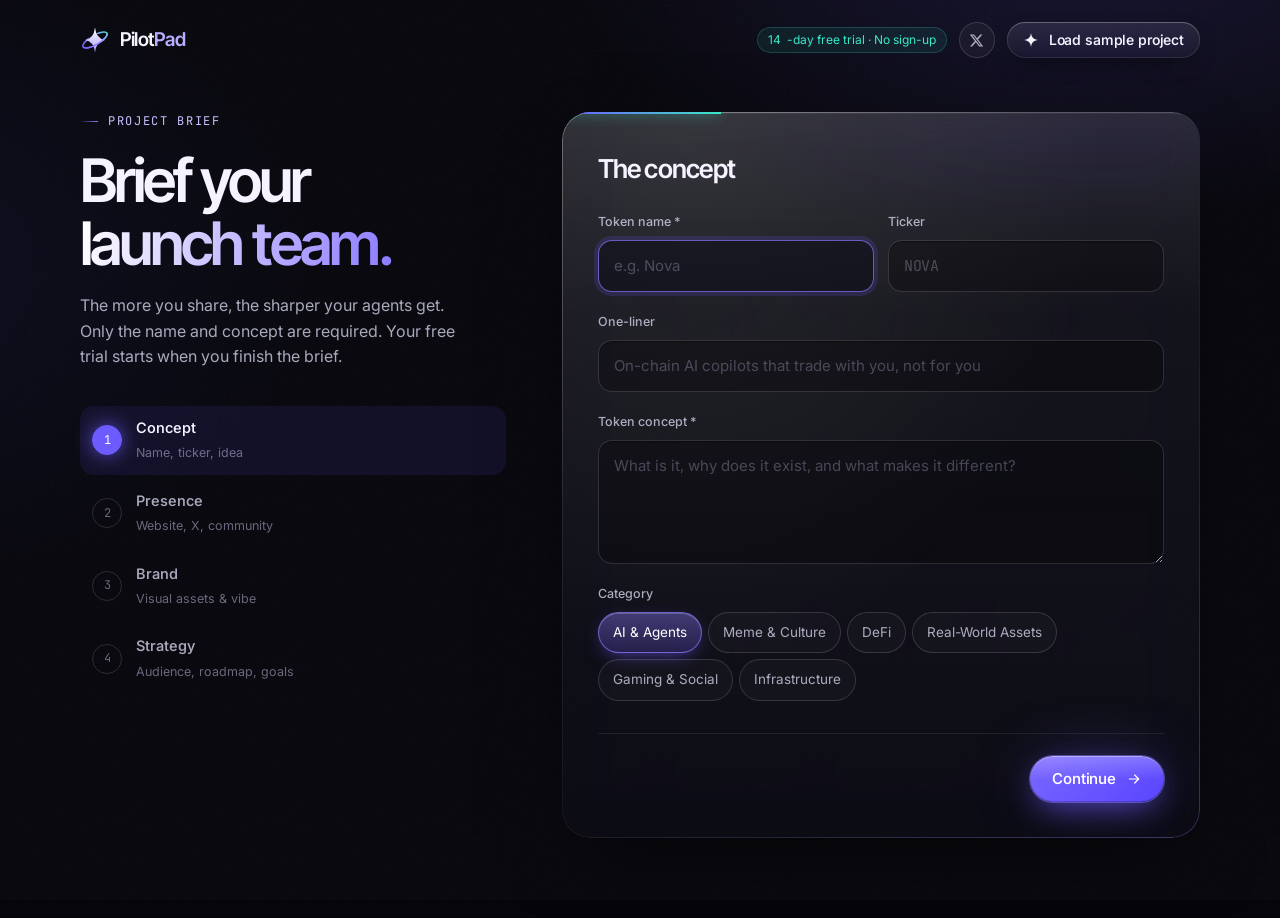
<file: app.html>
<!doctype html>
<html lang="en">
<head>
  <meta charset="utf-8" />
  <meta name="viewport" content="width=device-width, initial-scale=1" />
  <title>PilotPad — Command Center</title>
  <meta name="description" content="Brief your token, get a deep analysis and meet your AI launch team." />
  <meta name="theme-color" content="#05050b" />
  <link rel="icon" href="assets/img/favicon.svg" type="image/svg+xml" />
  <link rel="preconnect" href="https://fonts.googleapis.com" />
  <link rel="preconnect" href="https://fonts.gstatic.com" crossorigin />
  <link href="https://fonts.googleapis.com/css2?family=Inter+Tight:wght@400;500;600;700&family=Inter:wght@400;500;600&family=JetBrains+Mono:wght@400;500&display=swap" rel="stylesheet" />
  <link rel="stylesheet" href="assets/css/base.css" />
  <link rel="stylesheet" href="assets/css/app.css" />
</head>
<body class="app">
  <div class="ambient" aria-hidden="true"></div>

  <svg width="0" height="0" style="position:absolute" aria-hidden="true">
    <symbol id="i-arrow" viewBox="0 0 24 24"><path d="M5 12h14M13 6l6 6-6 6" fill="none" stroke="currentColor" stroke-width="1.8" stroke-linecap="round" stroke-linejoin="round"/></symbol>
    <symbol id="i-back" viewBox="0 0 24 24"><path d="M19 12H5M11 6l-6 6 6 6" fill="none" stroke="currentColor" stroke-width="1.8" stroke-linecap="round" stroke-linejoin="round"/></symbol>
    <symbol id="i-brand" viewBox="0 0 24 24"><path d="M6 3h12l4 6-10 12L2 9l4-6Z M2 9h20 M9 3l3 18 3-18" fill="none" stroke="currentColor" stroke-width="1.6" stroke-linejoin="round"/></symbol>
    <symbol id="i-growth" viewBox="0 0 24 24"><path d="M3 17l6-6 4 4 8-8M15 7h6v6" fill="none" stroke="currentColor" stroke-width="1.7" stroke-linecap="round" stroke-linejoin="round"/></symbol>
    <symbol id="i-social" viewBox="0 0 24 24"><path d="M4 5h16v11H9l-5 4V5Z M8 10h8 M8 13h5" fill="none" stroke="currentColor" stroke-width="1.6" stroke-linejoin="round" stroke-linecap="round"/></symbol>
    <symbol id="i-launch" viewBox="0 0 24 24"><path d="M14 4c3.5 0 6 2.5 6 6-1.5 3-4.5 6-8 8l-6-6c2-3.5 5-6.5 8-8Z M6 12l-3 1 2 2 M12 18l-1 3-2-2 M8.5 15.5 5 19" fill="none" stroke="currentColor" stroke-width="1.6" stroke-linejoin="round" stroke-linecap="round"/><circle cx="15" cy="9" r="1.6" fill="none" stroke="currentColor" stroke-width="1.6"/></symbol>
    <symbol id="i-intel" viewBox="0 0 24 24"><circle cx="12" cy="12" r="9" fill="none" stroke="currentColor" stroke-width="1.6"/><circle cx="12" cy="12" r="5" fill="none" stroke="currentColor" stroke-width="1.6"/><path d="M12 12l6-6" stroke="currentColor" stroke-width="1.6" stroke-linecap="round"/><circle cx="16" cy="14.5" r="1.2" fill="currentColor"/></symbol>
    <symbol id="i-strategy" viewBox="0 0 24 24"><circle cx="12" cy="12" r="9" fill="none" stroke="currentColor" stroke-width="1.6"/><path d="M15.5 8.5l-2 5-5 2 2-5 5-2Z" fill="none" stroke="currentColor" stroke-width="1.6" stroke-linejoin="round"/></symbol>
    <symbol id="i-home" viewBox="0 0 24 24"><path d="M4 11l8-7 8 7v9h-5v-6H9v6H4v-9Z" fill="none" stroke="currentColor" stroke-width="1.6" stroke-linejoin="round"/></symbol>
    <symbol id="i-sim" viewBox="0 0 24 24"><path d="M4 20V4M4 20h16M7 15l4-4 3 3 5-6" fill="none" stroke="currentColor" stroke-width="1.6" stroke-linecap="round" stroke-linejoin="round"/></symbol>
    <symbol id="i-pulse" viewBox="0 0 24 24"><path d="M3 12h4l2-5 4 10 2-5h6" fill="none" stroke="currentColor" stroke-width="1.6" stroke-linecap="round" stroke-linejoin="round"/></symbol>
    <symbol id="i-card" viewBox="0 0 24 24"><rect x="3" y="5.5" width="18" height="13" rx="2.5" fill="none" stroke="currentColor" stroke-width="1.6"/><path d="M3 10h18M7 15h4" stroke="currentColor" stroke-width="1.6" stroke-linecap="round"/></symbol>
    <symbol id="i-xlogo" viewBox="0 0 24 24"><path d="M18.244 2.25h3.308l-7.227 8.26 8.502 11.24H16.17l-5.214-6.817L4.99 21.75H1.68l7.73-8.835L1.254 2.25H8.08l4.713 6.231zm-1.161 17.52h1.833L7.084 4.126H5.117z" fill="currentColor"/></symbol>
    <symbol id="i-gear" viewBox="0 0 24 24"><circle cx="12" cy="12" r="3" fill="none" stroke="currentColor" stroke-width="1.6"/><path d="M12 2v3M12 19v3M2 12h3M19 12h3M4.9 4.9 7 7M17 17l2.1 2.1M4.9 19.1 7 17M17 7l2.1-2.1" stroke="currentColor" stroke-width="1.6" stroke-linecap="round"/></symbol>
    <symbol id="i-chat" viewBox="0 0 24 24"><path d="M4 5h16v11H9l-5 4V5Z" fill="none" stroke="currentColor" stroke-width="1.6" stroke-linejoin="round"/><path d="M12 7.5Q12.5 10 15 10.5 12.5 11 12 13.5 11.5 11 9 10.5 11.5 10 12 7.5Z" fill="currentColor"/></symbol>
    <symbol id="i-send" viewBox="0 0 24 24"><path d="M4 12l16-8-6 16-2.5-6.5L4 12Z" fill="none" stroke="currentColor" stroke-width="1.6" stroke-linejoin="round"/></symbol>
    <symbol id="i-copy" viewBox="0 0 24 24"><rect x="8" y="8" width="12" height="12" rx="2.5" fill="none" stroke="currentColor" stroke-width="1.6"/><path d="M16 8V6a2 2 0 0 0-2-2H6a2 2 0 0 0-2 2v8a2 2 0 0 0 2 2h2" fill="none" stroke="currentColor" stroke-width="1.6"/></symbol>
    <symbol id="i-refresh" viewBox="0 0 24 24"><path d="M20 11a8 8 0 1 0-2.3 5.7M20 4v7h-7" fill="none" stroke="currentColor" stroke-width="1.6" stroke-linecap="round" stroke-linejoin="round"/></symbol>
    <symbol id="i-check" viewBox="0 0 24 24"><path d="M5 12.5l4.5 4.5L19 7.5" fill="none" stroke="currentColor" stroke-width="2" stroke-linecap="round" stroke-linejoin="round"/></symbol>
    <symbol id="i-x" viewBox="0 0 24 24"><path d="M6 6l12 12M18 6 6 18" fill="none" stroke="currentColor" stroke-width="1.8" stroke-linecap="round"/></symbol>
    <symbol id="i-upload" viewBox="0 0 24 24"><path d="M12 16V4M7 9l5-5 5 5M4 16v3a1 1 0 0 0 1 1h14a1 1 0 0 0 1-1v-3" fill="none" stroke="currentColor" stroke-width="1.6" stroke-linecap="round" stroke-linejoin="round"/></symbol>
    <symbol id="i-spark" viewBox="0 0 24 24"><path d="M12 2Q13 11 22 12Q13 13 12 22Q11 13 2 12Q11 11 12 2Z" fill="currentColor"/></symbol>
    <symbol id="i-menu" viewBox="0 0 24 24"><path d="M4 7h16M4 12h16M4 17h10" stroke="currentColor" stroke-width="1.7" stroke-linecap="round"/></symbol>
  </svg>

  <!-- ================================ INTAKE ================================ -->
  <section class="view view--intake" id="viewIntake" hidden>
    <header class="topbar">
      <a href="index.html" class="brand"><img src="assets/img/logo-mark.svg" alt="" width="30" height="30" /><span>Pilot<b>Pad</b></span></a>
      <span class="tag tag--signal topbar__trial"><span data-trial-days>14</span>-day free trial · No sign-up</span>
      <a href="https://x.com/pilotpad" class="xlink" target="_blank" rel="noopener" aria-label="PilotPad on X" title="Follow @pilotpad on X"><svg class="icon"><use href="#i-xlogo"/></svg></a>
      <button class="btn btn--glass btn--sm" id="loadSample" type="button"><svg class="icon"><use href="#i-spark"/></svg> Load sample project</button>
    </header>

    <div class="intake">
      <aside class="intake__aside">
        <span class="eyebrow">Project brief</span>
        <h1>Brief your<br /><span class="grad">launch team.</span></h1>
        <p>The more you share, the sharper your agents get. Only the name and concept are required. Your free trial starts when you finish the brief.</p>
        <ol class="stepper" id="stepper">
          <li class="is-on"><i>1</i><div><b>Concept</b><span>Name, ticker, idea</span></div></li>
          <li><i>2</i><div><b>Presence</b><span>Website, X, community</span></div></li>
          <li><i>3</i><div><b>Brand</b><span>Visual assets &amp; vibe</span></div></li>
          <li><i>4</i><div><b>Strategy</b><span>Audience, roadmap, goals</span></div></li>
        </ol>
      </aside>

      <form class="intake__card glass" id="brief" novalidate autocomplete="off">
        <div class="intake__progress"><i id="progressBar"></i></div>

        <!-- Step 1 -->
        <fieldset class="fstep is-on" data-step="0">
          <legend>The concept</legend>
          <div class="row row--2">
            <label class="input"><span>Token name *</span><input name="name" required maxlength="40" placeholder="e.g. Nova" /></label>
            <label class="input"><span>Ticker</span><input name="ticker" maxlength="8" placeholder="NOVA" class="mono" /></label>
          </div>
          <label class="input"><span>One-liner</span><input name="oneLiner" maxlength="140" placeholder="On-chain AI copilots that trade with you, not for you" /></label>
          <label class="input"><span>Token concept *</span><textarea name="concept" required rows="4" maxlength="1200" placeholder="What is it, why does it exist, and what makes it different?"></textarea></label>
          <div class="input"><span>Category</span>
            <div class="seg" data-name="category">
              <button type="button" data-v="ai" class="on">AI &amp; Agents</button>
              <button type="button" data-v="meme">Meme &amp; Culture</button>
              <button type="button" data-v="defi">DeFi</button>
              <button type="button" data-v="rwa">Real-World Assets</button>
              <button type="button" data-v="gaming">Gaming &amp; Social</button>
              <button type="button" data-v="infra">Infrastructure</button>
            </div>
          </div>
        </fieldset>

        <!-- Step 2 -->
        <fieldset class="fstep" data-step="1">
          <legend>Presence</legend>
          <label class="input"><span>Website</span><input name="website" type="url" placeholder="https://" /></label>
          <div class="row row--2">
            <label class="input"><span>X account</span><input name="x" placeholder="@handle" /></label>
            <label class="input"><span>X followers (approx.)</span><input name="followers" type="number" min="0" placeholder="0" class="mono" /></label>
          </div>
          <div class="row row--2">
            <label class="input"><span>Telegram</span><input name="telegram" placeholder="t.me/…" /></label>
            <label class="input"><span>Discord</span><input name="discord" placeholder="discord.gg/…" /></label>
          </div>
          <label class="input"><span>Community size (members across channels)</span><input name="communitySize" type="number" min="0" placeholder="0" class="mono" /></label>
        </fieldset>

        <!-- Step 3 -->
        <fieldset class="fstep" data-step="2">
          <legend>Brand &amp; visual assets</legend>
          <div class="row row--logo">
            <label class="drop" id="drop">
              <input type="file" accept="image/*" id="logoInput" hidden />
              <div class="drop__preview" id="logoPreview"><svg class="icon"><use href="#i-upload"/></svg></div>
              <div><b>Upload logo</b><span>PNG, SVG or JPG · up to 1MB</span></div>
            </label>
            <div class="input"><span>Brand colours</span>
              <div class="swatches" id="swatches">
                <label><input type="color" value="#6e5bff" data-color /></label>
                <label><input type="color" value="#3be8c8" data-color /></label>
                <label><input type="color" value="#0b0b14" data-color /></label>
              </div>
            </div>
          </div>
          <div class="input"><span>Brand vibe</span>
            <div class="seg seg--wrap" data-name="vibe">
              <button type="button" data-v="bold" class="on">Bold</button>
              <button type="button" data-v="premium">Premium</button>
              <button type="button" data-v="playful">Playful</button>
              <button type="button" data-v="technical">Technical</button>
              <button type="button" data-v="cultural">Cultural</button>
              <button type="button" data-v="mysterious">Mysterious</button>
            </div>
          </div>
        </fieldset>

        <!-- Step 4 -->
        <fieldset class="fstep" data-step="3">
          <legend>Strategy</legend>
          <label class="input"><span>Target audience</span><textarea name="audience" rows="3" maxlength="800" placeholder="Who is this for? What do they care about, fear, and want?"></textarea></label>
          <label class="input"><span>Roadmap</span><textarea name="roadmap" rows="3" maxlength="1200" placeholder="Key milestones — one per line"></textarea></label>
          <div class="input"><span>Goals</span>
            <div class="seg seg--wrap seg--multi" data-name="goals">
              <button type="button" data-v="community" class="on">Founding community</button>
              <button type="button" data-v="narrative">Own a narrative</button>
              <button type="button" data-v="launch" class="on">Strong launch day</button>
              <button type="button" data-v="holders">Holder growth</button>
              <button type="button" data-v="creators">Creator reach</button>
              <button type="button" data-v="partners">Partnerships</button>
              <button type="button" data-v="brand">Long-term brand</button>
            </div>
          </div>
          <label class="input input--short"><span>Target launch date</span><input name="launchDate" type="date" class="mono" /></label>
        </fieldset>

        <div class="intake__nav">
          <button type="button" class="btn btn--ghost" id="prevStep"><svg class="icon"><use href="#i-back"/></svg> Back</button>
          <span class="intake__err" id="formErr" role="alert"></span>
          <button type="button" class="btn btn--primary" id="nextStep">Continue <svg><use href="#i-arrow"/></svg></button>
        </div>
      </form>
    </div>
  </section>

  <!-- ================================ ANALYSIS ================================ -->
  <section class="view view--analysis" id="viewAnalysis" hidden>
    <div class="analysis">
      <div class="scan">
        <svg viewBox="0 0 200 200" class="scan__svg" aria-hidden="true">
          <defs>
            <linearGradient id="scanG" x1="0" y1="0" x2="1" y2="1"><stop offset="0" stop-color="#6e5bff"/><stop offset="1" stop-color="#3be8c8"/></linearGradient>
          </defs>
          <circle cx="100" cy="100" r="92" class="scan__track"/>
          <circle cx="100" cy="100" r="92" class="scan__val" id="scanVal"/>
          <circle cx="100" cy="100" r="70" class="scan__dash"/>
        </svg>
        <div class="scan__core">
          <img src="assets/img/logo-mark.svg" alt="" width="56" height="56" />
          <strong class="mono" id="scanPct">0%</strong>
        </div>
      </div>
      <h2 id="scanTitle">Analysing <span class="grad" id="scanName">your project</span></h2>
      <p class="analysis__sub" id="scanSub">Mapping narrative, brand, market and audience…</p>
      <ul class="dims glass" id="scanDims"></ul>
      <div class="agents-boot" id="agentsBoot"></div>
    </div>
  </section>

  <!-- ================================ COMMAND CENTER ================================ -->
  <section class="view view--command" id="viewCommand" hidden>
    <aside class="side" id="side">
      <a href="index.html" class="brand side__brand"><img src="assets/img/logo-mark.svg" alt="" width="28" height="28" /><span>Pilot<b>Pad</b></span></a>
      <div class="token-card glass glass--sm" id="tokenCard"></div>
      <nav class="side__nav" id="sideNav" aria-label="Command center"></nav>
      <div class="side__foot">
        <div class="ai-status" id="aiStatus"></div>
        <a href="https://x.com/pilotpad" class="xfollow xfollow--side" target="_blank" rel="noopener"><svg class="icon"><use href="#i-xlogo"/></svg>Follow @pilotpad</a>
      </div>
    </aside>

    <main class="main" id="main">
      <header class="mainbar">
        <button class="btn btn--glass btn--sm mainbar__menu" id="menuBtn" aria-label="Open navigation"><svg class="icon"><use href="#i-menu"/></svg></button>
        <div class="mainbar__title" id="mainTitle"></div>
        <div class="mainbar__right">
          <div class="countdown mono" id="countdown"></div>
          <button class="btn btn--primary btn--sm" id="chatToggle"><svg class="icon"><use href="#i-chat"/></svg> <span>Ask your team</span></button>
        </div>
      </header>
      <div class="content" id="content"></div>
    </main>

    <aside class="chat glass" id="chat" aria-label="Ask your team">
      <header class="chat__head">
        <div><b>Ask your team</b><span id="chatMode" class="mono"></span></div>
        <button class="btn btn--ghost btn--sm" id="chatClose" aria-label="Close chat"><svg class="icon"><use href="#i-x"/></svg></button>
      </header>
      <div class="chat__log" id="chatLog"></div>
      <div class="chat__sugg" id="chatSugg"></div>
      <form class="chat__form" id="chatForm">
        <select id="chatAgent" class="mono" aria-label="Agent">
          <option value="auto">Auto-route</option>
          <option value="strategy">Strategy</option>
          <option value="brand">Brand</option>
          <option value="growth">Growth</option>
          <option value="social">Social</option>
          <option value="launch">Launch</option>
          <option value="intel">Intel</option>
        </select>
        <div class="chat__input">
          <textarea id="chatInput" rows="1" placeholder="Ask anything about your launch…"></textarea>
          <button class="btn btn--primary btn--sm chat__send" aria-label="Send"><svg class="icon"><use href="#i-send"/></svg></button>
        </div>
      </form>
    </aside>
  </section>

  <div class="toast glass" id="toast" role="status" aria-live="polite"></div>

  <script src="assets/js/liquid-glass.js"></script>
  <script src="assets/js/engine.js"></script>
  <script src="assets/js/ai.js"></script>
  <script src="assets/js/pricing.js"></script>
  <script src="assets/js/app.js"></script>
</body>
</html>
</file>
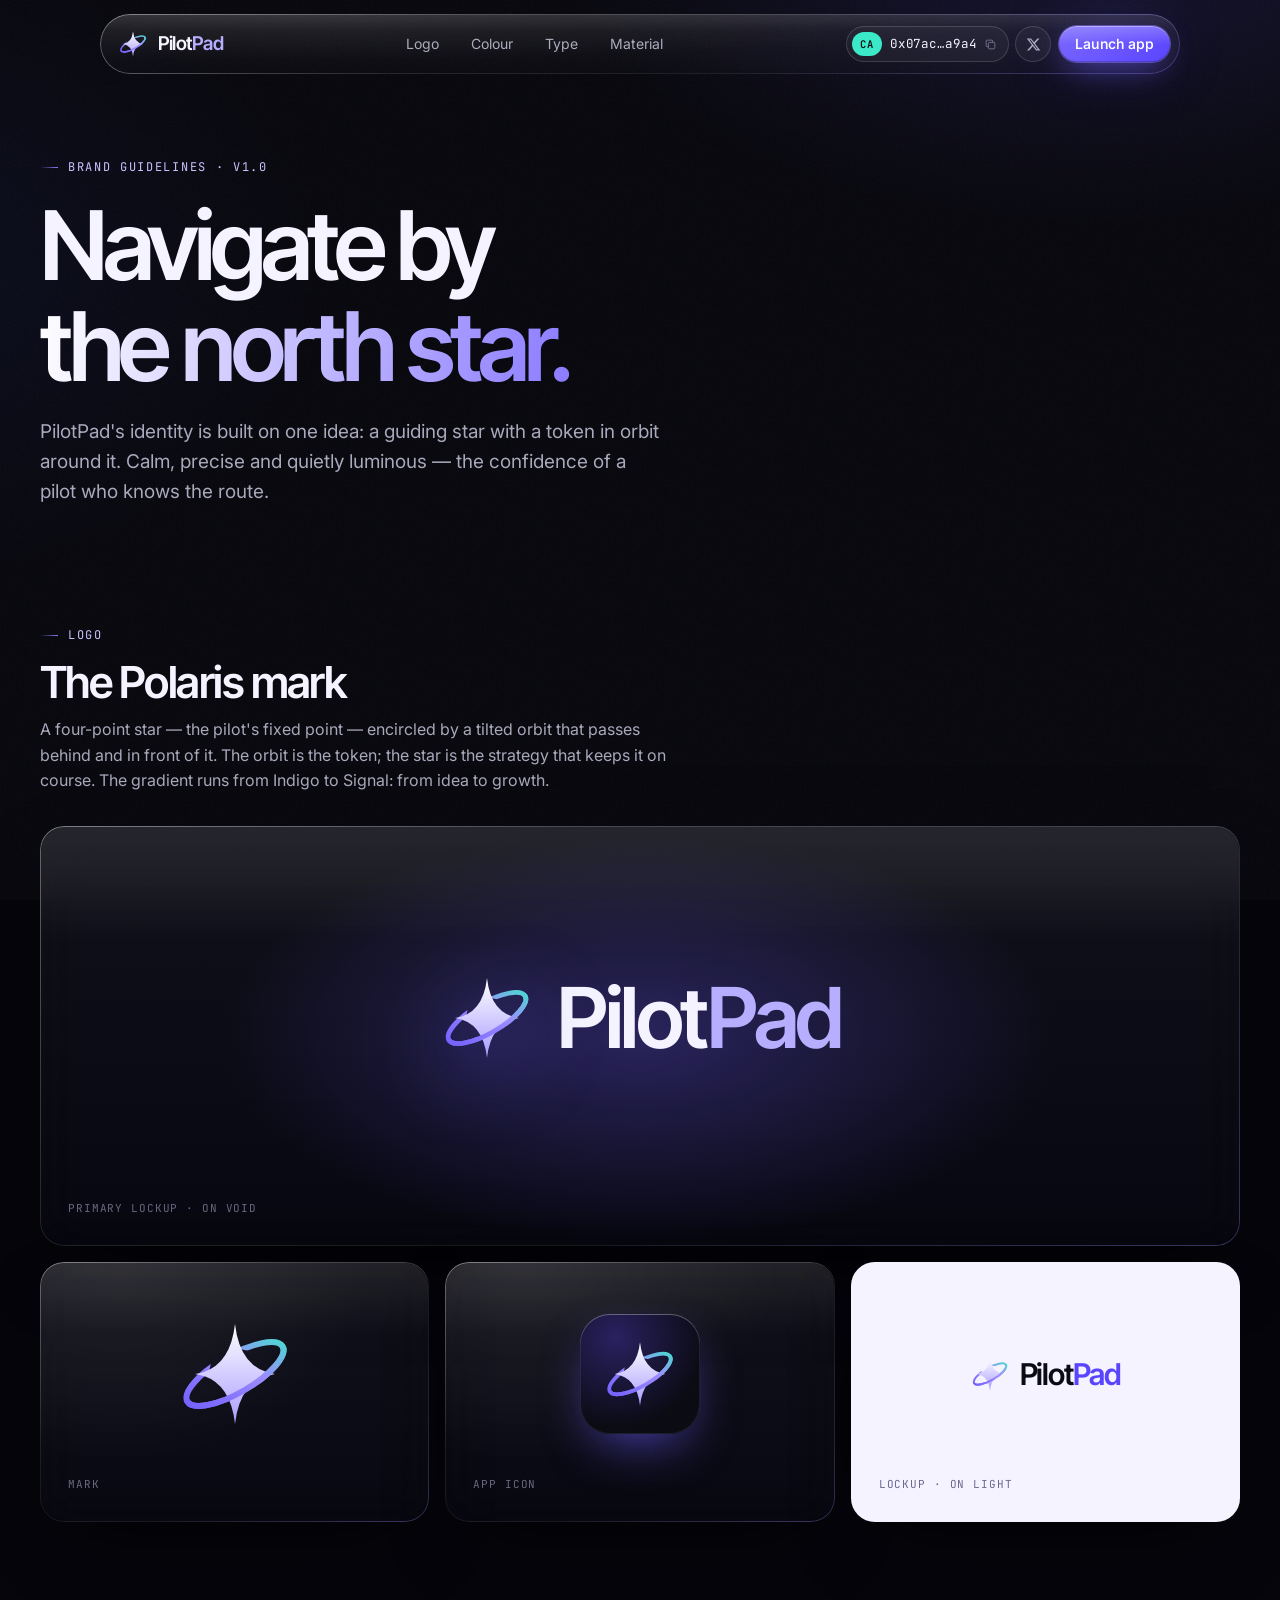
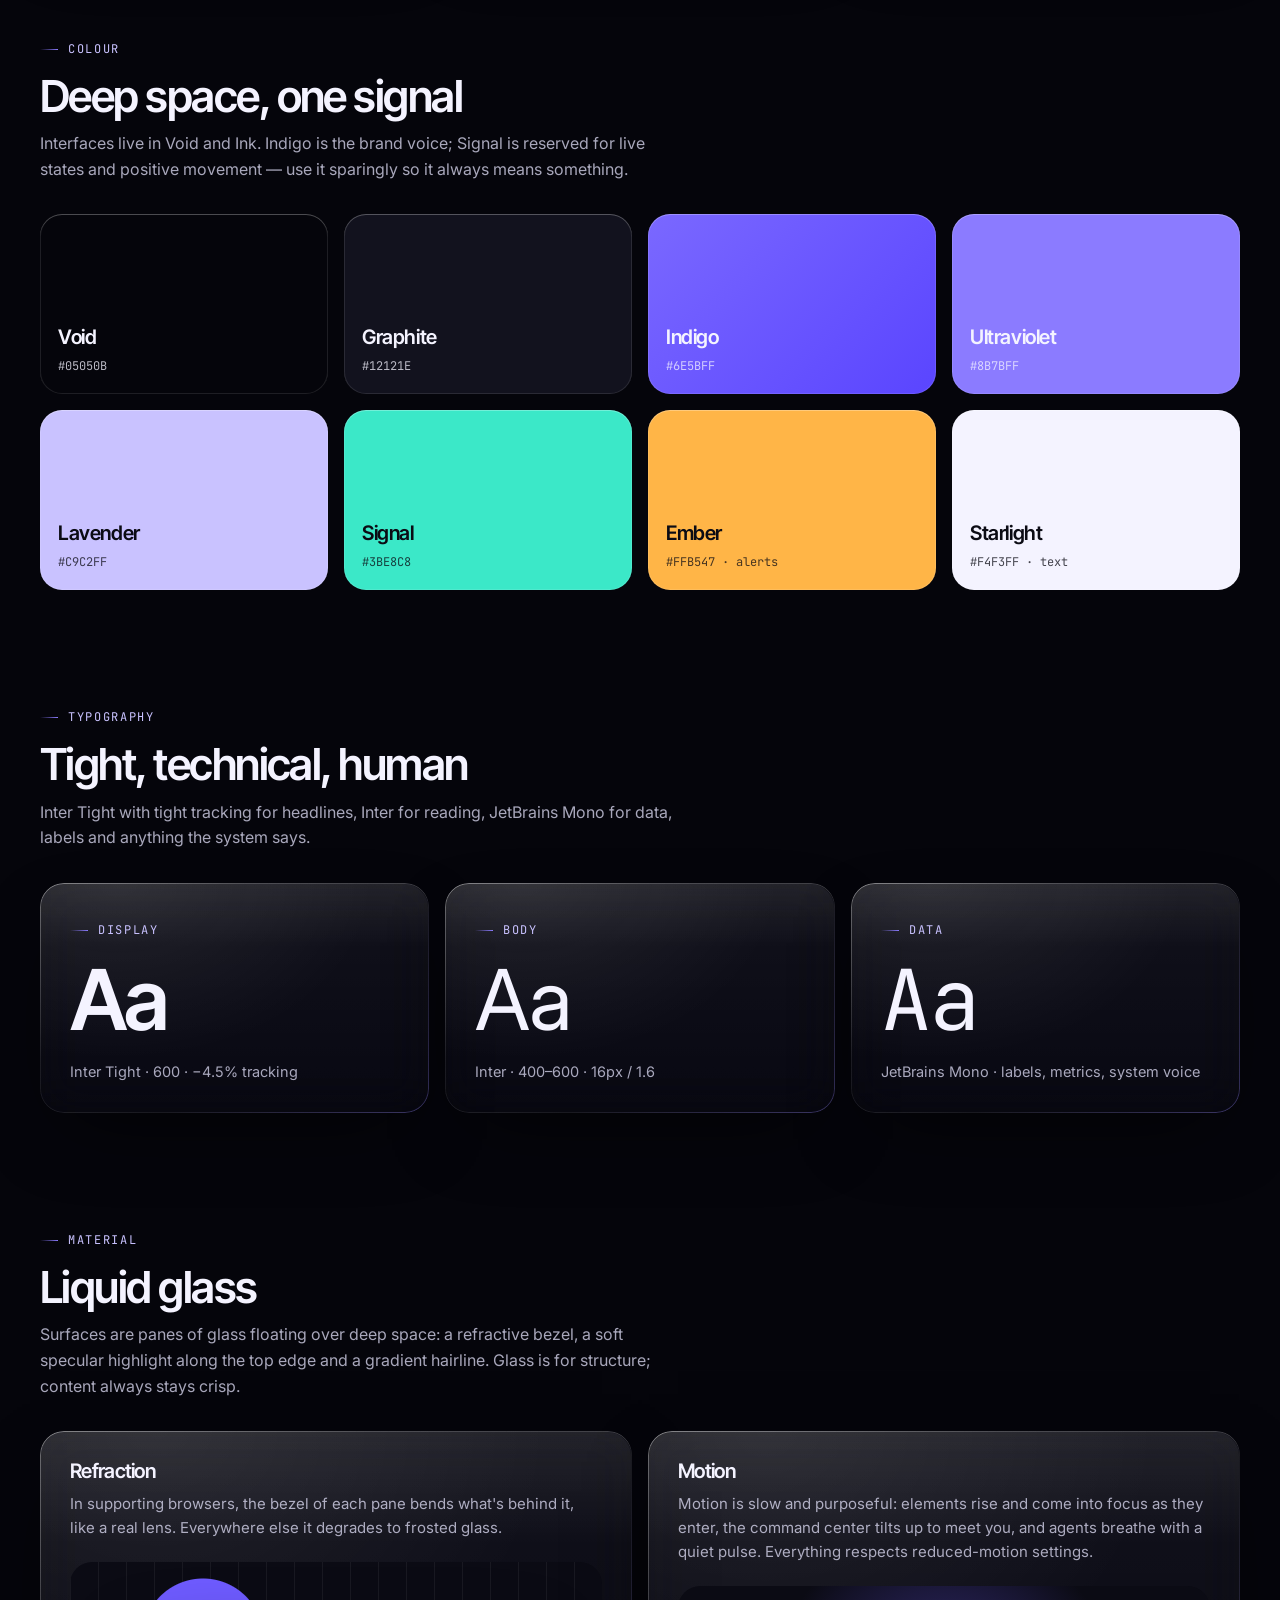
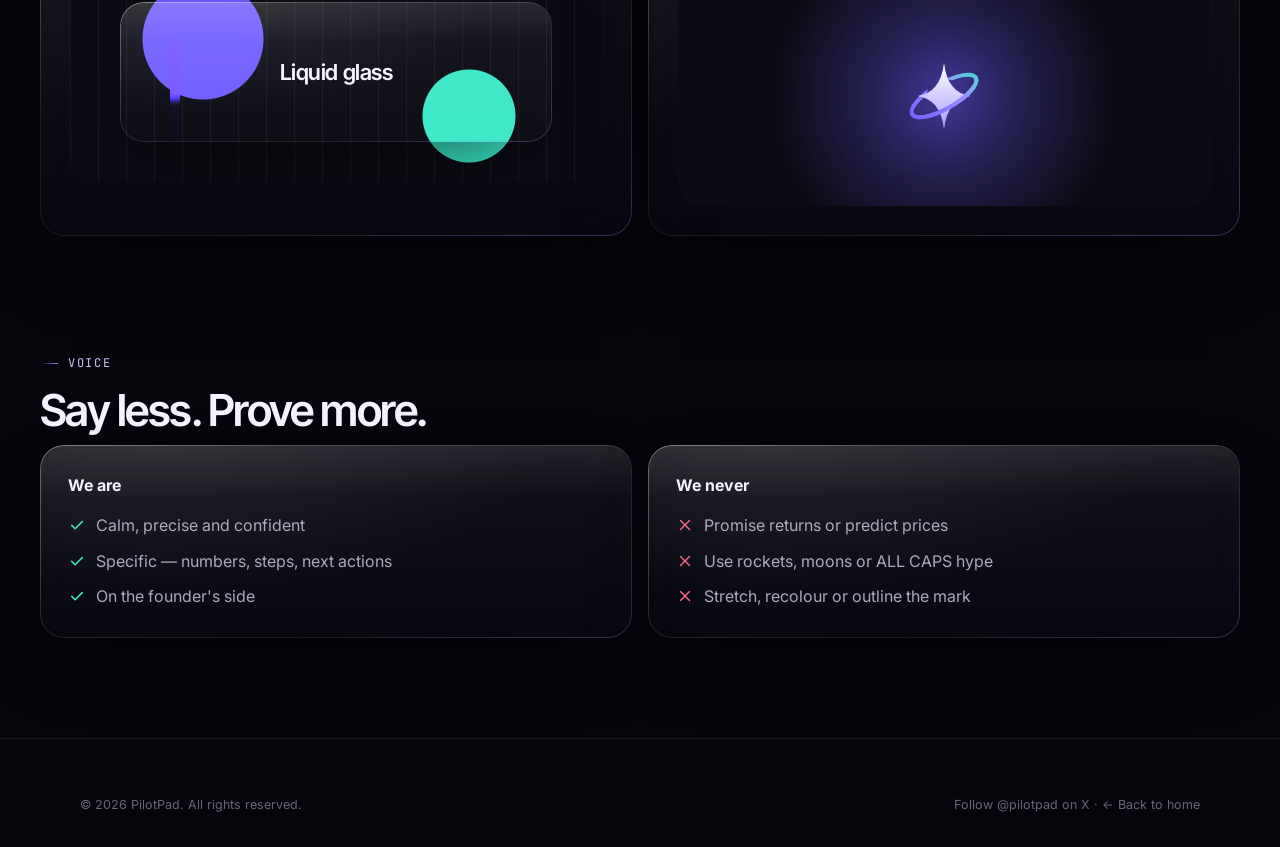
<file: brand.html>
<!doctype html>
<html lang="en">
<head>
  <meta charset="utf-8" />
  <meta name="viewport" content="width=device-width, initial-scale=1" />
  <title>PilotPad — Brand</title>
  <meta name="description" content="PilotPad brand guidelines: logo, colour, typography and materials." />
  <meta name="theme-color" content="#05050b" />
  <link rel="icon" href="assets/img/favicon.svg" type="image/svg+xml" />
  <link rel="preconnect" href="https://fonts.googleapis.com" />
  <link rel="preconnect" href="https://fonts.gstatic.com" crossorigin />
  <link href="https://fonts.googleapis.com/css2?family=Inter+Tight:wght@400;500;600;700&family=Inter:wght@400;500;600&family=JetBrains+Mono:wght@400;500&display=swap" rel="stylesheet" />
  <link rel="stylesheet" href="assets/css/base.css" />
  <link rel="stylesheet" href="assets/css/site.css" />
  <style>
    .bk { padding: 150px 0 100px; }
    .bk h1 { font-size: clamp(48px, 8vw, 96px); letter-spacing: -0.055em; margin: 18px 0 20px; }
    .bk-lead { color: var(--text-2); font-size: 19px; max-width: 620px; }
    .bk-sec { margin-top: 110px; }
    .bk-sec > h2 { font-size: clamp(30px, 4vw, 44px); margin: 14px 0 12px; }
    .bk-sec > p { color: var(--text-2); max-width: 640px; margin-bottom: 32px; }
    .bk-grid { display: grid; grid-template-columns: repeat(3, 1fr); gap: 16px; }
    .bk-tile { padding: 28px; min-height: 260px; display: flex; flex-direction: column; justify-content: space-between; gap: 18px; }
    .bk-tile > div:first-child { flex: 1; display: grid; place-items: center; }
    .bk-tile .mono { font-size: 11px; color: var(--text-3); letter-spacing: 0.08em; text-transform: uppercase; }
    .bk-hero { grid-column: span 3; min-height: 420px; background: radial-gradient(50% 70% at 50% 50%, rgba(110, 91, 255, 0.3), transparent 70%), linear-gradient(180deg, rgba(255,255,255,.05), rgba(255,255,255,.01)); }
    .bk-hero .brand { font-size: clamp(42px, 7vw, 84px); gap: 22px; }
    .bk-hero .brand img { width: clamp(56px, 8vw, 96px); height: auto; filter: drop-shadow(0 16px 40px rgba(110, 91, 255, 0.6)); }
    .bk-light { background: #f4f3ff; }
    .bk-light::before, .bk-light::after { display: none; }
    .bk-light .mono { color: #6b6890; }
    .bk-light .brand { color: #0b0b14; }
    .bk-light .brand b { color: #5a45ff; }
    .bk-mark img { width: 120px; height: 120px; }
    .bk-app { width: 120px; height: 120px; border-radius: 30px; display: grid; place-items: center;
      background: radial-gradient(circle at 30% 20%, #2a2160, #0b0b14 70%);
      box-shadow: inset 0 1px 0 rgba(255,255,255,.25), inset 0 0 0 1px rgba(255,255,255,.08), 0 20px 50px -16px rgba(110,91,255,.7); }
    .bk-app img { width: 76px; height: 76px; }
    .sw { display: grid; grid-template-columns: repeat(4, 1fr); gap: 16px; }
    .sw div { border-radius: 22px; padding: 18px; min-height: 180px; display: flex; flex-direction: column; justify-content: flex-end; gap: 4px;
      box-shadow: inset 0 0 0 1px rgba(255,255,255,.1), inset 0 1px 0 rgba(255,255,255,.2); }
    .sw b { font-family: var(--font-display); font-size: 20px; font-weight: 600; letter-spacing: -0.02em; }
    .sw span { font-family: var(--font-mono); font-size: 12px; opacity: .75; }
    .sw .dark { color: #0b0b14; }
    .type { display: grid; grid-template-columns: 1fr 1fr 1fr; gap: 16px; }
    .type .glass { padding: 30px; }
    .type .big { font-size: 84px; line-height: 1; margin: 18px 0; color: var(--text); }
    .type p { color: var(--text-2); font-size: 14.5px; }
    .mat { display: grid; grid-template-columns: 1fr 1fr; gap: 16px; }
    .mat .glass { padding: 30px; }
    .mat h3 { font-size: 20px; margin-bottom: 10px; }
    .mat p { color: var(--text-2); font-size: 15px; }
    .mat-demo { position: relative; height: 220px; border-radius: 22px; overflow: hidden; margin-top: 22px;
      background: radial-gradient(circle at 25% 35%, #6e5bff 0 60px, transparent 61px), radial-gradient(circle at 75% 70%, #3be8c8 0 46px, transparent 47px), repeating-linear-gradient(90deg, rgba(255,255,255,.06) 0 1px, transparent 1px 28px), #0b0b14; }
    .mat-demo .glass { position: absolute; inset: 40px 50px; display: grid; place-items: center; font-family: var(--font-display); font-weight: 600; font-size: 22px; letter-spacing: -0.02em; }
    .rules { display: grid; grid-template-columns: 1fr 1fr; gap: 16px; }
    .rules .glass { padding: 28px; }
    .rules ul { list-style: none; padding: 0; margin: 14px 0 0; display: grid; gap: 10px; color: var(--text-2); }
    .rules li { display: flex; gap: 10px; }
    .rules .icon { width: 18px; height: 18px; flex: none; margin-top: 3px; }
    @media (max-width: 900px) {
      .bk-grid, .type, .mat, .rules { grid-template-columns: 1fr; }
      .bk-hero { grid-column: auto; min-height: 280px; }
      .sw { grid-template-columns: 1fr 1fr; }
    }
  </style>
</head>
<body>
  <div class="ambient" aria-hidden="true"></div>
  <svg width="0" height="0" style="position:absolute" aria-hidden="true">
    <symbol id="i-check" viewBox="0 0 24 24"><path d="M5 12.5l4.5 4.5L19 7.5" fill="none" stroke="currentColor" stroke-width="2" stroke-linecap="round" stroke-linejoin="round"/></symbol>
    <symbol id="i-xlogo" viewBox="0 0 24 24"><path d="M18.244 2.25h3.308l-7.227 8.26 8.502 11.24H16.17l-5.214-6.817L4.99 21.75H1.68l7.73-8.835L1.254 2.25H8.08l4.713 6.231zm-1.161 17.52h1.833L7.084 4.126H5.117z" fill="currentColor"/></symbol>
    <symbol id="i-copy" viewBox="0 0 24 24"><rect x="8" y="8" width="12" height="12" rx="2.5" fill="none" stroke="currentColor" stroke-width="1.6"/><path d="M16 8V6a2 2 0 0 0-2-2H6a2 2 0 0 0-2 2v8a2 2 0 0 0 2 2h2" fill="none" stroke="currentColor" stroke-width="1.6"/></symbol>
    <symbol id="i-x" viewBox="0 0 24 24"><path d="M6 6l12 12M18 6 6 18" fill="none" stroke="currentColor" stroke-width="1.8" stroke-linecap="round"/></symbol>
  </svg>

  <header class="nav" id="nav">
    <div class="nav__inner glass lg" data-lg-radius="999" data-lg-blur="12">
      <a href="index.html" class="brand"><img src="assets/img/logo-mark.svg" alt="" width="30" height="30" /><span>Pilot<b>Pad</b></span></a>
      <nav class="nav__links" aria-label="Brand sections">
        <a href="#logo">Logo</a><a href="#colour">Colour</a><a href="#type">Type</a><a href="#material">Material</a>
      </nav>
      <div class="nav__cta"><div class="nav__social"><button type="button" class="ca" data-ca aria-label="Contract address coming soon" disabled><span class="ca__k mono">CA</span><span class="ca__v mono" data-ca-value>Coming soon</span><svg class="icon ca__copy" aria-hidden="true"><use href="#i-copy"/></svg></button><a href="https://x.com/pilotpad" class="xlink" target="_blank" rel="noopener" aria-label="PilotPad on X" title="Follow @pilotpad on X"><svg class="icon"><use href="#i-xlogo"/></svg></a></div><a href="app.html" class="btn btn--primary btn--sm">Launch app</a></div>
    </div>
  </header>

  <main class="container bk">
    <span class="eyebrow" data-reveal>Brand guidelines · v1.0</span>
    <h1 data-reveal style="--d:1">Navigate by<br /><span class="grad">the north star.</span></h1>
    <p class="bk-lead" data-reveal style="--d:2">PilotPad's identity is built on one idea: a guiding star with a token in orbit around it. Calm, precise and quietly luminous — the confidence of a pilot who knows the route.</p>

    <section class="bk-sec" id="logo">
      <span class="eyebrow" data-reveal>Logo</span>
      <h2 data-reveal>The Polaris mark</h2>
      <p data-reveal>A four-point star — the pilot's fixed point — encircled by a tilted orbit that passes behind and in front of it. The orbit is the token; the star is the strategy that keeps it on course. The gradient runs from Indigo to Signal: from idea to growth.</p>
      <div class="bk-grid">
        <div class="bk-tile bk-hero glass" data-reveal>
          <div><a class="brand"><img src="assets/img/logo-mark.svg" alt="PilotPad logo" /><span>Pilot<b>Pad</b></span></a></div>
          <span class="mono">Primary lockup · on Void</span>
        </div>
        <div class="bk-tile glass bk-mark" data-reveal><div><img src="assets/img/logo-mark.svg" alt="" /></div><span class="mono">Mark</span></div>
        <div class="bk-tile glass" data-reveal style="--d:1"><div><div class="bk-app"><img src="assets/img/logo-mark.svg" alt="" /></div></div><span class="mono">App icon</span></div>
        <div class="bk-tile glass bk-light" data-reveal style="--d:2"><div><span class="brand" style="font-size:30px"><img src="assets/img/logo-mark.svg" alt="" style="width:40px;height:40px" /><span>Pilot<b>Pad</b></span></span></div><span class="mono">Lockup · on Light</span></div>
      </div>
    </section>

    <section class="bk-sec" id="colour">
      <span class="eyebrow" data-reveal>Colour</span>
      <h2 data-reveal>Deep space, one signal</h2>
      <p data-reveal>Interfaces live in Void and Ink. Indigo is the brand voice; Signal is reserved for live states and positive movement — use it sparingly so it always means something.</p>
      <div class="sw" data-reveal>
        <div style="background:#05050b"><b>Void</b><span>#05050B</span></div>
        <div style="background:#12121e"><b>Graphite</b><span>#12121E</span></div>
        <div style="background:linear-gradient(135deg,#7a68ff,#5a45ff)"><b>Indigo</b><span>#6E5BFF</span></div>
        <div style="background:#8b7bff"><b>Ultraviolet</b><span>#8B7BFF</span></div>
        <div class="dark" style="background:#c9c2ff"><b>Lavender</b><span>#C9C2FF</span></div>
        <div class="dark" style="background:#3be8c8"><b>Signal</b><span>#3BE8C8</span></div>
        <div class="dark" style="background:#ffb547"><b>Ember</b><span>#FFB547 · alerts</span></div>
        <div class="dark" style="background:#f4f3ff"><b>Starlight</b><span>#F4F3FF · text</span></div>
      </div>
    </section>

    <section class="bk-sec" id="type">
      <span class="eyebrow" data-reveal>Typography</span>
      <h2 data-reveal>Tight, technical, human</h2>
      <p data-reveal>Inter Tight with tight tracking for headlines, Inter for reading, JetBrains Mono for data, labels and anything the system says.</p>
      <div class="type">
        <div class="glass" data-reveal><span class="eyebrow">Display</span><div class="big" style="font-family:var(--font-display);font-weight:600;letter-spacing:-.05em">Aa</div><p>Inter Tight · 600 · −4.5% tracking</p></div>
        <div class="glass" data-reveal style="--d:1"><span class="eyebrow">Body</span><div class="big" style="font-weight:400;letter-spacing:-.02em">Aa</div><p>Inter · 400–600 · 16px / 1.6</p></div>
        <div class="glass" data-reveal style="--d:2"><span class="eyebrow">Data</span><div class="big mono" style="font-weight:400">Aa</div><p>JetBrains Mono · labels, metrics, system voice</p></div>
      </div>
    </section>

    <section class="bk-sec" id="material">
      <span class="eyebrow" data-reveal>Material</span>
      <h2 data-reveal>Liquid glass</h2>
      <p data-reveal>Surfaces are panes of glass floating over deep space: a refractive bezel, a soft specular highlight along the top edge and a gradient hairline. Glass is for structure; content always stays crisp.</p>
      <div class="mat">
        <div class="glass" data-reveal>
          <h3>Refraction</h3>
          <p>In supporting browsers, the bezel of each pane bends what's behind it, like a real lens. Everywhere else it degrades to frosted glass.</p>
          <div class="mat-demo"><div class="glass lg" data-lg-radius="24" data-lg-blur="3" data-lg-strength="60">Liquid glass</div></div>
        </div>
        <div class="glass" data-reveal style="--d:1">
          <h3>Motion</h3>
          <p>Motion is slow and purposeful: elements rise and come into focus as they enter, the command center tilts up to meet you, and agents breathe with a quiet pulse. Everything respects reduced-motion settings.</p>
          <div class="mat-demo" style="background:radial-gradient(circle at 50% 50%, rgba(110,91,255,.45), transparent 60%), #0b0b14; display:grid; place-items:center">
            <img src="assets/img/logo-mark.svg" alt="" width="80" height="80" style="animation: breathe 2.4s ease-in-out infinite; filter: drop-shadow(0 0 30px rgba(110,91,255,.8))" />
          </div>
        </div>
      </div>
    </section>

    <section class="bk-sec">
      <span class="eyebrow" data-reveal>Voice</span>
      <h2 data-reveal>Say less. Prove more.</h2>
      <div class="rules">
        <div class="glass" data-reveal><b>We are</b>
          <ul><li><svg class="icon" style="color:var(--signal)"><use href="#i-check"/></svg>Calm, precise and confident</li><li><svg class="icon" style="color:var(--signal)"><use href="#i-check"/></svg>Specific — numbers, steps, next actions</li><li><svg class="icon" style="color:var(--signal)"><use href="#i-check"/></svg>On the founder's side</li></ul>
        </div>
        <div class="glass" data-reveal style="--d:1"><b>We never</b>
          <ul><li><svg class="icon" style="color:var(--rose)"><use href="#i-x"/></svg>Promise returns or predict prices</li><li><svg class="icon" style="color:var(--rose)"><use href="#i-x"/></svg>Use rockets, moons or ALL CAPS hype</li><li><svg class="icon" style="color:var(--rose)"><use href="#i-x"/></svg>Stretch, recolour or outline the mark</li></ul>
        </div>
      </div>
    </section>
  </main>

  <footer class="footer">
    <div class="container footer__legal" style="margin-top:0;border-top:0;padding-top:0">
      <span>© 2026 PilotPad. All rights reserved.</span>
      <span><a href="https://x.com/pilotpad" target="_blank" rel="noopener">Follow @pilotpad on X</a> · <a href="index.html">← Back to home</a></span>
    </div>
  </footer>

  <style>@keyframes breathe { 50% { transform: scale(1.06); } }</style>
  <script src="assets/js/liquid-glass.js"></script>
  <script src="assets/js/config.js"></script>
  <script src="assets/js/site.js"></script>
</body>
</html>
</file>
<file: assets/css/base.css>
/* ==========================================================================
   PilotPad — design system
   ========================================================================== */

:root {
  /* Brand palette */
  --void: #05050b;
  --ink: #0a0a14;
  --graphite: #12121e;
  --slate: #1b1b2b;
  --indigo: #6e5bff;
  --ultraviolet: #8b7bff;
  --lavender: #c9c2ff;
  --signal: #3be8c8;
  --ember: #ffb547;
  --rose: #ff6b8b;

  /* Text */
  --text: #f4f3ff;
  --text-2: rgba(232, 230, 255, 0.72);
  --text-3: rgba(220, 216, 255, 0.46);
  --line: rgba(255, 255, 255, 0.08);
  --line-2: rgba(255, 255, 255, 0.14);

  /* Type */
  --font-display: "Inter Tight", "Inter", system-ui, -apple-system, "Segoe UI", sans-serif;
  --font-body: "Inter", system-ui, -apple-system, "Segoe UI", sans-serif;
  --font-mono: "JetBrains Mono", ui-monospace, "SF Mono", Menlo, monospace;

  /* Geometry */
  --r-sm: 10px;
  --r-md: 16px;
  --r-lg: 24px;
  --r-xl: 32px;
  --gutter: clamp(16px, 4vw, 40px);
  --maxw: 1200px;

  --ease: cubic-bezier(0.2, 0.7, 0.1, 1);
  --ease-out: cubic-bezier(0.16, 1, 0.3, 1);

  color-scheme: dark;
}

*,
*::before,
*::after { box-sizing: border-box; }

html { -webkit-text-size-adjust: 100%; scroll-behavior: smooth; }
@media (prefers-reduced-motion: reduce) { html { scroll-behavior: auto; } }

body {
  margin: 0;
  background: var(--void);
  color: var(--text);
  font-family: var(--font-body);
  font-size: 16px;
  line-height: 1.6;
  -webkit-font-smoothing: antialiased;
  -moz-osx-font-smoothing: grayscale;
  overflow-x: hidden;
  text-rendering: optimizeLegibility;
}

img, svg, canvas { display: block; max-width: 100%; }
a { color: inherit; text-decoration: none; }
button, input, textarea, select { font: inherit; color: inherit; }
button { cursor: pointer; background: none; border: 0; padding: 0; }
::selection { background: rgba(110, 91, 255, 0.45); color: #fff; }

:focus-visible {
  outline: 2px solid var(--ultraviolet);
  outline-offset: 3px;
  border-radius: 6px;
}

h1, h2, h3, h4 {
  font-family: var(--font-display);
  font-weight: 600;
  letter-spacing: -0.035em;
  line-height: 1.05;
  margin: 0;
}

p { margin: 0; }

.mono { font-family: var(--font-mono); letter-spacing: -0.01em; }

.container {
  width: 100%;
  max-width: var(--maxw);
  margin: 0 auto;
  padding: 0 var(--gutter);
}

.sr-only {
  position: absolute; width: 1px; height: 1px; padding: 0; margin: -1px;
  overflow: hidden; clip: rect(0, 0, 0, 0); white-space: nowrap; border: 0;
}

/* Gradient text */
.grad {
  background: linear-gradient(100deg, #ffffff 0%, var(--lavender) 45%, var(--ultraviolet) 100%);
  -webkit-background-clip: text;
  background-clip: text;
  color: transparent;
}
.grad-signal {
  background: linear-gradient(100deg, var(--lavender), var(--signal));
  -webkit-background-clip: text;
  background-clip: text;
  color: transparent;
}

/* ==========================================================================
   Liquid glass
   ========================================================================== */

.glass {
  --glass-r: var(--r-lg);
  position: relative;
  border-radius: var(--glass-r);
  background:
    radial-gradient(120% 140% at var(--mx, 20%) var(--my, 0%), rgba(255, 255, 255, 0.075), transparent 55%),
    linear-gradient(180deg, rgba(255, 255, 255, 0.055), rgba(255, 255, 255, 0.015));
  -webkit-backdrop-filter: blur(22px) saturate(170%);
  backdrop-filter: blur(22px) saturate(170%);
  box-shadow:
    inset 0 1px 0 rgba(255, 255, 255, 0.16),
    inset 0 -1px 0 rgba(255, 255, 255, 0.03),
    inset 0 0 0 1px rgba(255, 255, 255, 0.02),
    0 30px 80px -30px rgba(0, 0, 0, 0.75);
  isolation: isolate;
}

/* Gradient hairline border */
.glass::before {
  content: "";
  position: absolute;
  inset: 0;
  border-radius: inherit;
  padding: 1px;
  background: linear-gradient(
    140deg,
    rgba(255, 255, 255, 0.34),
    rgba(255, 255, 255, 0.06) 32%,
    rgba(255, 255, 255, 0.02) 60%,
    rgba(139, 123, 255, 0.32)
  );
  -webkit-mask: linear-gradient(#000 0 0) content-box, linear-gradient(#000 0 0);
  -webkit-mask-composite: xor;
  mask: linear-gradient(#000 0 0) content-box exclude, linear-gradient(#000 0 0);
  pointer-events: none;
  z-index: 1;
}

/* Specular sheen */
.glass::after {
  content: "";
  position: absolute;
  inset: 1px;
  border-radius: inherit;
  background: linear-gradient(180deg, rgba(255, 255, 255, 0.07), transparent 28%);
  pointer-events: none;
  z-index: 0;
}

.glass > * { position: relative; z-index: 2; }

.glass--tint {
  background:
    radial-gradient(120% 140% at var(--mx, 20%) var(--my, 0%), rgba(139, 123, 255, 0.16), transparent 55%),
    linear-gradient(180deg, rgba(110, 91, 255, 0.12), rgba(110, 91, 255, 0.03));
}

.glass--sm { --glass-r: var(--r-md); }

/* ==========================================================================
   Buttons
   ========================================================================== */

.btn {
  --h: 46px;
  display: inline-flex;
  align-items: center;
  justify-content: center;
  gap: 10px;
  height: var(--h);
  padding: 0 22px;
  border-radius: 999px;
  font-weight: 550;
  font-size: 15px;
  letter-spacing: -0.01em;
  white-space: nowrap;
  transition: transform 0.4s var(--ease-out), box-shadow 0.4s var(--ease-out), background 0.3s, color 0.3s;
  position: relative;
  isolation: isolate;
}
.btn:active { transform: scale(0.98); }
.btn svg { width: 16px; height: 16px; }

.btn--primary {
  color: #fff;
  background:
    linear-gradient(180deg, rgba(255, 255, 255, 0.22), rgba(255, 255, 255, 0) 52%),
    linear-gradient(135deg, #7a68ff, #5a45ff);
  box-shadow:
    inset 0 1px 0 rgba(255, 255, 255, 0.35),
    inset 0 -1px 0 rgba(0, 0, 0, 0.2),
    0 0 0 1px rgba(139, 123, 255, 0.5),
    0 10px 30px -8px rgba(110, 91, 255, 0.7),
    0 0 60px -10px rgba(110, 91, 255, 0.5);
}
.btn--primary:hover {
  transform: translateY(-1px);
  box-shadow:
    inset 0 1px 0 rgba(255, 255, 255, 0.4),
    inset 0 -1px 0 rgba(0, 0, 0, 0.2),
    0 0 0 1px rgba(160, 148, 255, 0.7),
    0 16px 40px -8px rgba(110, 91, 255, 0.8),
    0 0 80px -6px rgba(110, 91, 255, 0.6);
}

.btn--glass {
  color: var(--text);
  background: linear-gradient(180deg, rgba(255, 255, 255, 0.1), rgba(255, 255, 255, 0.03));
  -webkit-backdrop-filter: blur(16px) saturate(160%);
  backdrop-filter: blur(16px) saturate(160%);
  box-shadow:
    inset 0 1px 0 rgba(255, 255, 255, 0.2),
    inset 0 0 0 1px rgba(255, 255, 255, 0.1),
    0 8px 24px -10px rgba(0, 0, 0, 0.6);
}
.btn--glass:hover {
  background: linear-gradient(180deg, rgba(255, 255, 255, 0.14), rgba(255, 255, 255, 0.05));
  transform: translateY(-1px);
}

.btn--ghost { color: var(--text-2); padding: 0 14px; }
.btn--ghost:hover { color: var(--text); }
.btn--sm { --h: 36px; padding: 0 16px; font-size: 14px; }
.btn--lg { --h: 54px; padding: 0 28px; font-size: 16px; }
.btn[disabled] { opacity: 0.45; pointer-events: none; }

/* ==========================================================================
   Small parts
   ========================================================================== */

.pill {
  display: inline-flex;
  align-items: center;
  gap: 8px;
  height: 32px;
  padding: 0 14px 0 6px;
  border-radius: 999px;
  font-size: 13px;
  color: var(--text-2);
}
.pill .dot {
  display: inline-grid;
  place-items: center;
  height: 22px;
  padding: 0 8px;
  border-radius: 999px;
  font-size: 11px;
  font-weight: 600;
  letter-spacing: 0.02em;
  color: #0b0b14;
  background: var(--signal);
}

.eyebrow {
  display: inline-flex;
  align-items: center;
  gap: 10px;
  font-family: var(--font-mono);
  font-size: 12px;
  letter-spacing: 0.14em;
  text-transform: uppercase;
  color: var(--lavender);
}
.eyebrow::before {
  content: "";
  width: 18px;
  height: 1px;
  background: linear-gradient(90deg, transparent, var(--ultraviolet));
}

.tag {
  display: inline-flex;
  align-items: center;
  gap: 6px;
  height: 26px;
  padding: 0 10px;
  border-radius: 999px;
  font-size: 12px;
  color: var(--text-2);
  background: rgba(255, 255, 255, 0.04);
  border: 1px solid var(--line);
  white-space: nowrap;
}
.tag--signal { color: var(--signal); background: rgba(59, 232, 200, 0.08); border-color: rgba(59, 232, 200, 0.2); }
.tag--violet { color: var(--lavender); background: rgba(110, 91, 255, 0.12); border-color: rgba(139, 123, 255, 0.28); }
.tag--ember { color: var(--ember); background: rgba(255, 181, 71, 0.08); border-color: rgba(255, 181, 71, 0.22); }

.live-dot {
  width: 7px; height: 7px; border-radius: 50%;
  background: var(--signal);
  box-shadow: 0 0 0 0 rgba(59, 232, 200, 0.6);
  animation: pulse 2.2s infinite;
}
@keyframes pulse {
  0% { box-shadow: 0 0 0 0 rgba(59, 232, 200, 0.55); }
  70% { box-shadow: 0 0 0 8px rgba(59, 232, 200, 0); }
  100% { box-shadow: 0 0 0 0 rgba(59, 232, 200, 0); }
}

.icon { width: 20px; height: 20px; flex: none; }

/* Brand lockup */
.brand {
  display: inline-flex;
  align-items: center;
  gap: 10px;
  font-family: var(--font-display);
  font-weight: 600;
  font-size: 19px;
  letter-spacing: -0.04em;
}
.brand img, .brand svg { width: 30px; height: 30px; }
.brand b { font-weight: 600; color: #b8aeff; }

/* Ambient background */
.ambient {
  position: fixed;
  inset: 0;
  z-index: -1;
  pointer-events: none;
  background:
    radial-gradient(60vw 50vh at 85% -10%, rgba(110, 91, 255, 0.16), transparent 70%),
    radial-gradient(50vw 50vh at -10% 30%, rgba(59, 70, 200, 0.10), transparent 70%),
    var(--void);
}
.ambient::after {
  content: "";
  position: absolute;
  inset: 0;
  opacity: 0.05;
  background-image: url("data:image/svg+xml,%3Csvg xmlns='http://www.w3.org/2000/svg' width='160' height='160'%3E%3Cfilter id='n'%3E%3CfeTurbulence type='fractalNoise' baseFrequency='.9' numOctaves='3' stitchTiles='stitch'/%3E%3C/filter%3E%3Crect width='100%25' height='100%25' filter='url(%23n)'/%3E%3C/svg%3E");
}

/* Liquid-glass refraction filters live here (injected by JS) */
.lg-defs { position: absolute; width: 0; height: 0; overflow: hidden; pointer-events: none; }

/* X (Twitter) links */
.xlink { width: 36px; height: 36px; border-radius: 50%; display: inline-grid; place-items: center; color: var(--text-2); flex: none;
  background: rgba(255, 255, 255, 0.04); box-shadow: inset 0 0 0 1px var(--line-2); transition: color .25s, background .25s; }
.xlink:hover { color: var(--text); background: rgba(255, 255, 255, 0.09); }
.xlink .icon { width: 15px; height: 15px; }
.xfollow { display: inline-flex; align-items: center; gap: 8px; margin-top: 16px; height: 36px; padding: 0 14px; border-radius: 999px; font-size: 13.5px; color: var(--text-2);
  background: rgba(255, 255, 255, 0.04); box-shadow: inset 0 0 0 1px var(--line-2); transition: color .25s, background .25s; }
.xfollow:hover { color: var(--text); background: rgba(255, 255, 255, 0.09); }
.xfollow .icon { width: 14px; height: 14px; }
.xfollow--side { margin-top: 10px; width: 100%; justify-content: center; }

/* Contract address pill (next to the X link) */
.nav__social { display: flex; align-items: center; gap: 6px; margin-right: 4px; }
.ca { display: inline-flex; align-items: center; gap: 8px; height: 36px; padding: 0 12px 0 6px; border-radius: 999px; font-size: 12.5px; color: var(--text-3);
  background: rgba(255, 255, 255, 0.04); box-shadow: inset 0 0 0 1px var(--line-2); transition: color .25s, background .25s, box-shadow .25s; white-space: nowrap; }
.ca__k { height: 24px; padding: 0 8px; border-radius: 999px; display: inline-grid; place-items: center; font-size: 10.5px; font-weight: 600; letter-spacing: .08em;
  color: var(--text-2); background: rgba(255, 255, 255, 0.07); }
.ca__copy { width: 13px; height: 13px; display: none; }
.ca:disabled { cursor: default; }
.ca--live { color: var(--text); cursor: pointer; }
.ca--live .ca__k { color: #0b0b14; background: var(--signal); }
.ca--live .ca__copy { display: block; color: var(--text-3); }
.ca--live:hover { background: rgba(255, 255, 255, 0.09); box-shadow: inset 0 0 0 1px rgba(59, 232, 200, .45); }
.ca--copied { box-shadow: inset 0 0 0 1px var(--signal); }
@media (max-width: 600px) {
  .nav__inner .brand { font-size: 17px; gap: 8px; }
  .nav__inner .brand img { width: 26px; height: 26px; }
  .nav__social { gap: 4px; margin-right: 0; }
  .ca { gap: 6px; padding: 0 10px 0 5px; font-size: 11px; }
  .ca__k { padding: 0 6px; font-size: 10px; }
  .ca__v { max-width: 72px; overflow: hidden; text-overflow: ellipsis; }
  .ca--live .ca__copy { display: none; }
  .nav__inner .xlink { width: 34px; height: 34px; }
}
@media (max-width: 360px) { .nav__inner .brand span { display: none; } }
</file>
<file: assets/css/site.css>
/* ==========================================================================
   PilotPad — marketing site
   ========================================================================== */

/* ---------- Reveal ---------- */
[data-reveal] {
  opacity: 0;
  transform: translateY(28px);
  filter: blur(6px);
  transition:
    opacity 1s var(--ease-out),
    transform 1.1s var(--ease-out),
    filter 1s var(--ease-out);
  transition-delay: calc(var(--d, 0) * 90ms);
}
[data-reveal].in { opacity: 1; transform: none; filter: none; }

@media (prefers-reduced-motion: reduce) {
  [data-reveal] { opacity: 1; transform: none; filter: none; transition: none; }
}

/* ---------- Nav ---------- */
.nav {
  position: fixed;
  top: 14px;
  left: 0;
  right: 0;
  z-index: 50;
  padding: 0 var(--gutter);
  pointer-events: none;
}
.nav__inner {
  --glass-r: 999px;
  pointer-events: auto;
  max-width: 1080px;
  margin: 0 auto;
  height: 60px;
  padding: 0 10px 0 18px;
  display: flex;
  align-items: center;
  justify-content: space-between;
  gap: 16px;
  transition: background 0.4s, box-shadow 0.4s;
}
.nav.scrolled .nav__inner {
  background: linear-gradient(180deg, rgba(20, 20, 34, 0.72), rgba(12, 12, 22, 0.62));
}
.nav__links { display: flex; gap: 4px; }
.nav__links a {
  padding: 8px 14px;
  border-radius: 999px;
  font-size: 14px;
  color: var(--text-2);
  transition: color 0.25s, background 0.25s;
}
.nav__links a:hover { color: var(--text); background: rgba(255, 255, 255, 0.06); }
.nav__cta { display: flex; align-items: center; gap: 4px; }
.nav__burger { display: none; width: 40px; height: 40px; border-radius: 50%; position: relative; }
.nav__burger span {
  position: absolute; left: 12px; right: 12px; height: 1.5px; background: var(--text);
  transition: transform 0.3s var(--ease);
}
.nav__burger span:first-child { top: 16px; }
.nav__burger span:last-child { top: 23px; }
.nav__burger[aria-expanded="true"] span:first-child { transform: translateY(3.5px) rotate(45deg); }
.nav__burger[aria-expanded="true"] span:last-child { transform: translateY(-3.5px) rotate(-45deg); }
.nav__sheet {
  pointer-events: auto;
  max-width: 1080px;
  margin: 10px auto 0;
  padding: 14px;
  display: grid;
  gap: 4px;
  background: linear-gradient(180deg, rgba(20, 20, 34, 0.86), rgba(12, 12, 22, 0.8));
}
.nav__sheet[hidden] { display: none; }
.nav__sheet a:not(.btn) { padding: 12px 14px; border-radius: 12px; color: var(--text-2); }
.nav__sheet a:not(.btn):hover { background: rgba(255, 255, 255, 0.05); color: var(--text); }
.nav__sheet .btn { margin-top: 8px; }

@media (max-width: 880px) {
  .nav__links, .nav__signin { display: none; }
  .nav__burger { display: block; }
  .nav__cta .btn--primary { display: none; }
}

/* ---------- Hero ---------- */
.hero {
  position: relative;
  padding: 168px 0 40px;
  overflow: hidden;
}
.hero__orb {
  position: absolute;
  top: 0;
  left: 50%;
  width: min(1400px, 140vw);
  height: 980px;
  transform: translateX(-50%);
  z-index: -1;
  opacity: 0.95;
  pointer-events: none;
}
.hero__glow {
  position: absolute;
  inset: 0 0 auto 0;
  height: 900px;
  z-index: -2;
  background:
    radial-gradient(40% 40% at 50% 34%, rgba(110, 91, 255, 0.28), transparent 70%),
    radial-gradient(30% 30% at 65% 20%, rgba(59, 232, 200, 0.07), transparent 70%);
  pointer-events: none;
}
.hero__content {
  display: flex;
  flex-direction: column;
  align-items: center;
  text-align: center;
}
.hero__content .pill { --glass-r: 999px; margin-bottom: 28px; transition: transform 0.3s; }
.hero__content .pill:hover { transform: translateY(-1px); }
.hero__title {
  font-size: clamp(48px, 9vw, 112px);
  letter-spacing: -0.055em;
  line-height: 0.95;
  font-weight: 600;
  max-width: 14ch;
}
.hero__sub {
  margin-top: 28px;
  max-width: 640px;
  font-size: clamp(16px, 1.6vw, 19px);
  color: var(--text-2);
  line-height: 1.6;
}
.hero__ctas { margin-top: 40px; display: flex; gap: 12px; flex-wrap: wrap; justify-content: center; }
.hero__meta {
  margin-top: 36px;
  display: flex;
  align-items: center;
  gap: 16px;
  flex-wrap: wrap;
  justify-content: center;
  font-size: 12px;
  color: var(--text-3);
  letter-spacing: 0.02em;
}
.hero__meta span { display: inline-flex; align-items: center; gap: 8px; }
.hero__meta .sep { width: 1px; height: 14px; background: var(--line-2); }

/* ---------- Preview (tilting dashboard) ---------- */
.stage {
  margin-top: 80px;
  perspective: 1600px;
  perspective-origin: 50% 0%;
}
.preview {
  --glass-r: 22px;
  transform-origin: 50% 0%;
  transform: rotateX(var(--tilt, 24deg)) scale(var(--scale, 0.9)) translateY(var(--lift, 0px));
  opacity: var(--op, 0.6);
  will-change: transform;
  background: linear-gradient(180deg, rgba(22, 22, 38, 0.72), rgba(10, 10, 20, 0.72));
  box-shadow:
    inset 0 1px 0 rgba(255, 255, 255, 0.16),
    0 60px 140px -40px rgba(110, 91, 255, 0.45),
    0 40px 100px -30px rgba(0, 0, 0, 0.9);
  overflow: hidden;
}
.preview__bar {
  height: 44px;
  display: flex;
  align-items: center;
  justify-content: space-between;
  padding: 0 16px;
  border-bottom: 1px solid var(--line);
}
.preview__dots { display: flex; gap: 6px; }
.preview__dots i { width: 10px; height: 10px; border-radius: 50%; background: rgba(255, 255, 255, 0.12); }
.preview__url {
  font-size: 12px; color: var(--text-3);
  padding: 4px 14px; border-radius: 999px; background: rgba(255, 255, 255, 0.04);
}
.preview__status { display: flex; align-items: center; gap: 8px; font-size: 12px; color: var(--signal); }
.preview__body { display: grid; grid-template-columns: 210px 1fr; min-height: 460px; }

.pv-side { padding: 18px 14px; border-right: 1px solid var(--line); }
.pv-token { display: flex; align-items: center; gap: 10px; padding: 8px; border-radius: 14px; background: rgba(255, 255, 255, 0.04); }
.pv-token__logo {
  width: 36px; height: 36px; border-radius: 11px; display: grid; place-items: center;
  font-family: var(--font-display); font-weight: 700;
  background: linear-gradient(135deg, #8b7bff, #3b2fd1);
  box-shadow: inset 0 1px 0 rgba(255, 255, 255, 0.35);
}
.pv-token strong { display: block; font-size: 14px; line-height: 1.2; }
.pv-token span { font-size: 11px; color: var(--text-3); }
.pv-side__label { margin: 22px 8px 8px; font-size: 10px; letter-spacing: 0.14em; text-transform: uppercase; color: var(--text-3); }
.pv-agents { list-style: none; margin: 0; padding: 0; display: grid; gap: 2px; }
.pv-agents li {
  display: flex; align-items: center; gap: 10px; padding: 9px 10px; border-radius: 10px;
  font-size: 13.5px; color: var(--text-2);
}
.pv-agents li .icon { width: 17px; height: 17px; color: var(--text-3); }
.pv-agents li.is-active { background: rgba(110, 91, 255, 0.16); color: var(--text); box-shadow: inset 0 0 0 1px rgba(139, 123, 255, 0.25); }
.pv-agents li.is-active .icon { color: var(--lavender); }
.pv-agents em { margin-left: auto; width: 6px; height: 6px; border-radius: 50%; background: rgba(255, 255, 255, 0.15); }
.pv-agents em.busy { background: var(--signal); box-shadow: 0 0 10px var(--signal); }

.pv-main { padding: 22px; min-width: 0; }
.pv-head { display: flex; justify-content: space-between; align-items: flex-end; gap: 16px; margin-bottom: 18px; }
.pv-kicker { font-size: 11px; color: var(--text-3); letter-spacing: 0.04em; }
.pv-head h3 { font-size: 22px; margin-top: 4px; letter-spacing: -0.03em; }
.pv-seg { display: flex; gap: 4px; padding: 4px; border-radius: 12px; background: rgba(255, 255, 255, 0.04); font-size: 11px; }
.pv-seg span { padding: 5px 10px; border-radius: 8px; color: var(--text-3); }
.pv-seg span.on { background: var(--indigo); color: #fff; box-shadow: 0 4px 14px -4px var(--indigo); }

.pv-grid { display: grid; grid-template-columns: 1.6fr 1fr; grid-template-rows: auto auto; gap: 12px; }
.pv-card { padding: 16px; --glass-r: 16px; min-width: 0; }
.pv-card > span:first-child, .pv-card__head span { font-size: 12.5px; color: var(--text-3); }
.pv-card__head { display: flex; justify-content: space-between; align-items: baseline; gap: 10px; }
.pv-card__head strong { font-size: 18px; font-weight: 500; }
.up { font-style: normal; font-size: 11px; color: var(--signal); margin-left: 6px; }
.pv-chart { grid-row: span 2; display: flex; flex-direction: column; }
.pv-area { width: 100%; height: 190px; margin-top: 18px; flex: 1; }
.pv-line { stroke-dasharray: 700; stroke-dashoffset: 700; animation: draw 2.6s 0.6s var(--ease-out) forwards; }
@keyframes draw { to { stroke-dashoffset: 0; } }
.pv-tip { position: absolute !important; top: 70px; left: 20%; padding: 6px 10px; font-size: 11px; --glass-r: 10px; color: var(--lavender); }

.pv-score { display: flex; flex-direction: column; align-items: flex-start; gap: 8px; }
.ring { position: relative; width: 84px; height: 84px; }
.ring svg { width: 100%; height: 100%; transform: rotate(-90deg); }
.ring circle { fill: none; stroke: rgba(255, 255, 255, 0.08); stroke-width: 7; }
.ring .ring__v {
  stroke: url(#none);
  stroke: var(--signal);
  stroke-linecap: round;
  stroke-dasharray: 201;
  stroke-dashoffset: calc(201 - 201 * var(--p) / 100);
  filter: drop-shadow(0 0 6px rgba(59, 232, 200, 0.5));
}
.ring strong { position: absolute; inset: 0; display: grid; place-items: center; font-size: 22px; font-weight: 500; }
.pv-score em { font-style: normal; margin: 0; }

.pv-feed ul { list-style: none; padding: 0; margin: 10px 0 0; display: grid; gap: 10px; }
.pv-feed li { display: flex; gap: 10px; align-items: flex-start; font-size: 12.5px; color: var(--text-2); line-height: 1.45; }
.pv-feed li i { width: 8px; height: 8px; border-radius: 50%; margin-top: 5px; flex: none; }
.pv-feed b { color: var(--text); font-weight: 550; }
.c-social { background: #7aa8ff; } .c-intel { background: #ff6b8b; } .c-growth { background: var(--signal); }

.pv-prio { grid-column: 2; }
.pv-prio ol { margin: 10px 0 0; padding: 0; list-style: none; display: grid; gap: 8px; font-size: 12px; color: var(--text-2); }
.pv-prio li { display: flex; gap: 8px; align-items: center; }
.pv-prio li::before { content: ""; width: 14px; height: 14px; border-radius: 5px; border: 1.5px solid rgba(255, 255, 255, 0.2); flex: none; }
.pv-prio li.done { color: var(--text-3); text-decoration: line-through; }
.pv-prio li.done::before { background: var(--indigo); border-color: var(--indigo); }
.pv-feed { grid-column: 2; }
.pv-grid .pv-feed, .pv-grid .pv-prio { display: none; }

@media (min-width: 1000px) {
  .pv-grid { grid-template-columns: 1.5fr 0.8fr 1fr; }
  .pv-grid .pv-feed { display: block; grid-column: 3; grid-row: 1 / span 2; }
  .pv-score { grid-column: 2; }
  .pv-grid .pv-prio { display: block; grid-column: 2; }
}
@media (max-width: 760px) {
  .preview__body { grid-template-columns: 1fr; }
  .pv-side { display: none; }
  .pv-grid { grid-template-columns: 1fr; }
  .pv-chart { grid-row: auto; }
  .pv-score { display: none; }
  .pv-head h3 { font-size: 17px; }
  .pv-seg, .preview__url { display: none; }
  .stage { margin-top: 56px; }
}

/* ---------- Statement (word-by-word scroll reveal) ---------- */
.statement { padding: 160px var(--gutter) 120px; }
.statement__text {
  font-family: var(--font-display);
  font-size: clamp(26px, 3.6vw, 46px);
  line-height: 1.22;
  letter-spacing: -0.03em;
  font-weight: 500;
  max-width: 1040px;
}
.statement__text .w { color: rgba(244, 243, 255, 0.14); transition: color 0.35s; }
.statement__text .w.on { color: var(--text); }
.statement__text .w.on.hl { color: var(--lavender); }

/* ---------- Sections ---------- */
.section { padding: 120px 0; position: relative; }
.section--tight { padding: 80px 0 120px; }
.section__head { text-align: center; max-width: 760px; margin: 0 auto 64px; display: flex; flex-direction: column; align-items: center; gap: 18px; }
.section__head h2 { font-size: clamp(36px, 5.4vw, 64px); letter-spacing: -0.045em; }
.section__head p { color: var(--text-2); font-size: 18px; max-width: 560px; }
.section__head--left { text-align: left; align-items: flex-start; margin: 0 0 40px; }

/* ---------- Steps ---------- */
.steps { display: grid; grid-template-columns: repeat(3, 1fr); gap: 16px; }
.step { padding: 32px; display: flex; flex-direction: column; gap: 12px; min-height: 420px; }
.step__n { font-size: 12px; color: var(--lavender); letter-spacing: 0.1em; }
.step h3 { font-size: 24px; }
.step p { color: var(--text-2); font-size: 15px; }
.step__form { margin-top: auto; display: grid; gap: 8px; }
.field {
  display: flex; align-items: center; gap: 10px; padding: 12px 14px; border-radius: 12px;
  background: rgba(0, 0, 0, 0.25); border: 1px solid var(--line); font-size: 13.5px; min-width: 0;
}
.field span { font-size: 11px; color: var(--text-3); width: 58px; flex: none; text-transform: uppercase; letter-spacing: 0.08em; }
.field b { font-weight: 500; white-space: nowrap; overflow: hidden; text-overflow: ellipsis; }
.field em { margin-left: auto; font-style: normal; font-size: 11px; color: var(--signal); }
.chips { display: flex; flex-wrap: wrap; gap: 8px; margin-top: auto; }

.os { position: relative; margin: auto auto 0; width: 210px; height: 210px; }
.os::before, .os::after {
  content: ""; position: absolute; inset: 22px; border-radius: 50%;
  border: 1px dashed rgba(139, 123, 255, 0.3);
}
.os::after { inset: 62px; border-style: solid; border-color: rgba(255, 255, 255, 0.06); }
.os__core {
  position: absolute; inset: 72px; border-radius: 50%; display: grid; place-items: center;
  background: radial-gradient(circle, rgba(110, 91, 255, 0.4), transparent 70%);
}
.os__core img { width: 44px; height: 44px; }
.os > span {
  position: absolute; top: 50%; left: 50%; width: 40px; height: 40px; margin: -20px;
  border-radius: 12px; display: grid; place-items: center;
  background: rgba(20, 20, 36, 0.8); border: 1px solid var(--line-2); color: var(--lavender);
  box-shadow: inset 0 1px 0 rgba(255, 255, 255, 0.12);
  transform: rotate(var(--a)) translate(83px) rotate(calc(-1 * var(--a)));
  animation: orbit 40s linear infinite;
}
@keyframes orbit {
  from { transform: rotate(var(--a)) translate(83px) rotate(calc(-1 * var(--a))); }
  to { transform: rotate(calc(var(--a) + 360deg)) translate(83px) rotate(calc(-1 * var(--a) - 360deg)); }
}
@media (prefers-reduced-motion: reduce) { .os > span { animation: none; } }
.os > span .icon { width: 18px; height: 18px; }

/* ---------- Agents ---------- */
.agents { display: grid; grid-template-columns: repeat(3, 1fr); gap: 16px; }
.agent { padding: 30px; display: flex; flex-direction: column; gap: 14px; transition: transform 0.5s var(--ease-out); }
.agent:hover { transform: translateY(-4px); }
.agent__icon {
  width: 48px; height: 48px; border-radius: 14px; display: grid; place-items: center; color: var(--c);
  background: radial-gradient(circle at 30% 20%, color-mix(in srgb, var(--c) 30%, transparent), transparent 70%), rgba(255, 255, 255, 0.04);
  box-shadow: inset 0 1px 0 rgba(255, 255, 255, 0.18), inset 0 0 0 1px rgba(255, 255, 255, 0.08), 0 10px 30px -10px color-mix(in srgb, var(--c) 60%, transparent);
}
.agent__icon .icon { width: 22px; height: 22px; }
.agent h3 { font-size: 22px; margin-top: 8px; }
.agent p { color: var(--text-2); font-size: 15px; }
.agent ul { list-style: none; padding: 16px 0 0; margin: auto 0 0; display: flex; flex-wrap: wrap; gap: 6px; border-top: 1px solid var(--line); }
.agent li { font-size: 11.5px; color: var(--text-3); padding: 4px 9px; border-radius: 999px; background: rgba(255, 255, 255, 0.035); }

/* ---------- Lifecycle sticky ---------- */
.lifecycle__grid { display: grid; grid-template-columns: 1fr 1fr; gap: 64px; align-items: start; }
.lifecycle__sticky { position: sticky; top: 110px; }
.lc-visual { padding: 26px; }
.lc-rail { position: relative; display: flex; justify-content: space-between; padding-top: 22px; margin-bottom: 28px; }
.lc-rail::before { content: ""; position: absolute; top: 6px; left: 0; right: 0; height: 2px; background: rgba(255, 255, 255, 0.08); border-radius: 2px; }
.lc-rail__fill {
  position: absolute; top: 6px; left: 0; height: 2px; width: 0; border-radius: 2px;
  background: linear-gradient(90deg, var(--indigo), var(--signal));
  box-shadow: 0 0 12px rgba(59, 232, 200, 0.6);
  transition: width 0.7s var(--ease-out);
}
.lc-rail span { font-size: 12px; color: var(--text-3); position: relative; transition: color 0.4s; }
.lc-rail span::before {
  content: ""; position: absolute; top: -21px; left: 50%; width: 10px; height: 10px; margin-left: -5px;
  border-radius: 50%; background: var(--graphite); border: 2px solid rgba(255, 255, 255, 0.2); transition: all 0.4s;
}
.lc-rail span:first-of-type::before { left: 0; margin-left: 0; }
.lc-rail span:last-of-type::before { left: auto; right: 0; margin-left: 0; }
.lc-rail span.on { color: var(--text); }
.lc-rail span.on::before { background: var(--signal); border-color: var(--signal); box-shadow: 0 0 10px var(--signal); }
.lc-panels { position: relative; min-height: 220px; }
.lc-panel {
  position: absolute; inset: 0; opacity: 0; transform: translateY(14px); filter: blur(4px);
  transition: opacity 0.6s var(--ease-out), transform 0.7s var(--ease-out), filter 0.6s;
  pointer-events: none;
}
.lc-panel.is-on { opacity: 1; transform: none; filter: none; pointer-events: auto; }
.lc-k { font-size: 11px; color: var(--lavender); letter-spacing: 0.1em; text-transform: uppercase; }
.lc-panel h4 { font-family: var(--font-display); font-size: 24px; font-weight: 550; letter-spacing: -0.03em; margin: 10px 0 22px; line-height: 1.2; }
.lc-p { color: var(--text-2); }
.bars { display: grid; gap: 14px; }
.bars > div, .variants > div { display: grid; grid-template-columns: 130px 1fr 34px; align-items: center; gap: 12px; font-size: 13.5px; color: var(--text-2); }
.bars i, .variants i { position: relative; height: 6px; border-radius: 6px; background: rgba(255, 255, 255, 0.06); overflow: hidden; }
.bars i::after, .variants i::after {
  content: ""; position: absolute; inset: 0; width: var(--w); border-radius: inherit;
  background: linear-gradient(90deg, var(--indigo), var(--ultraviolet));
  transform-origin: left; transform: scaleX(0); transition: transform 1.2s var(--ease-out) 0.2s;
}
.is-on .bars i::after, .in .variants i::after, .in .bars i::after { transform: scaleX(1); }
.variants i.win::after { background: linear-gradient(90deg, var(--indigo), var(--signal)); }
.bars b, .variants b { font-weight: 500; text-align: right; color: var(--text); }
.lc-list { list-style: none; padding: 0; margin: 0; display: grid; gap: 10px; font-size: 13.5px; color: var(--text-2); }
.lc-list li { display: flex; align-items: center; gap: 10px; padding: 12px 14px; border-radius: 12px; background: rgba(255, 255, 255, 0.035); border: 1px solid var(--line); }
.lc-list .icon { width: 16px; height: 16px; color: var(--signal); }
.lc-list b { color: var(--lavender); font-weight: 500; min-width: 54px; }

.lc-steps { list-style: none; margin: 0; padding: 30vh 0 30vh; display: grid; gap: 34vh; }
.lc-step { opacity: 0.25; transition: opacity 0.6s var(--ease); }
.lc-step.on { opacity: 1; }
.lc-step > span { font-size: 12px; color: var(--lavender); letter-spacing: 0.08em; }
.lc-step h3 { font-size: clamp(28px, 3vw, 38px); margin: 14px 0 16px; }
.lc-step p { color: var(--text-2); font-size: 17px; max-width: 460px; }

/* ---------- Bento ---------- */
.bento { display: grid; grid-template-columns: repeat(6, 1fr); gap: 16px; }
.bx { padding: 28px; display: flex; flex-direction: column; gap: 22px; min-width: 0; overflow: hidden; }
.bx__head h3 { font-size: 21px; }
.bx__head p { color: var(--text-2); font-size: 14.5px; margin-top: 6px; }
.bx--chat { grid-column: span 4; }
.bx--sim { grid-column: span 2; }
.bx--test { grid-column: span 2; }
.bx--gen { grid-column: span 2; }
.bx--pulse { grid-column: span 2; }

.chat { display: grid; gap: 12px; }
.msg { max-width: 82%; padding: 14px 16px; border-radius: 18px; font-size: 14.5px; line-height: 1.55; }
.msg--me { justify-self: end; background: linear-gradient(135deg, #7a68ff, #5a45ff); border-bottom-right-radius: 6px; box-shadow: 0 10px 30px -12px rgba(110, 91, 255, 0.8); }
.msg--ai { background: rgba(255, 255, 255, 0.045); border: 1px solid var(--line); border-bottom-left-radius: 6px; color: var(--text-2); }
.msg__who { display: flex; align-items: center; gap: 6px; font-size: 11px; color: var(--lavender); margin-bottom: 6px; }
.msg__who .icon { width: 14px; height: 14px; }
.msg__actions { display: flex; gap: 6px; margin-top: 12px; }

.sim { width: 100%; height: 130px; margin-top: auto; }
.sim .draw { stroke-dasharray: 400; stroke-dashoffset: 400; transition: stroke-dashoffset 2s var(--ease-out); transition-delay: var(--dd, 0s); }
.in .sim .draw { stroke-dashoffset: 0; }
.legend { display: flex; gap: 14px; font-size: 11px; color: var(--text-3); }
.legend span { display: inline-flex; align-items: center; gap: 6px; }
.legend i { width: 8px; height: 8px; border-radius: 2px; }

.variants { display: grid; gap: 16px; margin-top: auto; }
.variants > div { grid-template-columns: 1fr; gap: 8px; position: relative; }
.variants b { position: absolute; right: 0; top: 0; font-size: 12px; }
.variants span { font-size: 13px; padding-right: 34px; }

.gen { display: grid; gap: 10px; margin-top: auto; }
.gen__row { display: flex; justify-content: space-between; gap: 10px; padding: 10px 0; border-bottom: 1px solid var(--line); font-size: 13.5px; }
.gen__row span { color: var(--text-3); font-size: 11px; text-transform: uppercase; letter-spacing: 0.08em; }
.gen__row b { font-weight: 500; text-align: right; }
.gen__bar { height: 4px; border-radius: 4px; background: rgba(255, 255, 255, 0.06); overflow: hidden; margin-top: 6px; }
.gen__bar i { display: block; height: 100%; width: 0; background: linear-gradient(90deg, var(--indigo), var(--signal)); transition: width 2.2s var(--ease-out) 0.3s; }
.in .gen__bar i { width: 78%; }

.pulse { display: grid; gap: 14px; margin-top: auto; }
.pulse > div { display: flex; align-items: baseline; gap: 12px; }
.pulse b { font-size: 30px; font-weight: 500; letter-spacing: -0.03em; min-width: 82px; color: var(--text); }
.pulse span { font-size: 13px; color: var(--text-3); }

/* ---------- Marquee ---------- */
.outputs { padding: 80px 0 120px; overflow: hidden; }
.outputs .section__head { margin-bottom: 48px; }
.marquee {
  overflow: hidden;
  -webkit-mask: linear-gradient(90deg, transparent, #000 12%, #000 88%, transparent);
  mask: linear-gradient(90deg, transparent, #000 12%, #000 88%, transparent);
  padding: 6px 0;
}
.marquee + .marquee { margin-top: 12px; }
.marquee__track { display: flex; gap: 12px; width: max-content; animation: marquee 60s linear infinite; }
.marquee--rev .marquee__track { animation-direction: reverse; animation-duration: 70s; }
.marquee__track span {
  padding: 14px 24px; border-radius: 999px; font-family: var(--font-display); font-size: 18px; letter-spacing: -0.02em;
  color: var(--text-2); white-space: nowrap;
  background: linear-gradient(180deg, rgba(255, 255, 255, 0.06), rgba(255, 255, 255, 0.015));
  box-shadow: inset 0 1px 0 rgba(255, 255, 255, 0.12), inset 0 0 0 1px rgba(255, 255, 255, 0.06);
}
.marquee:hover .marquee__track { animation-play-state: paused; }
@keyframes marquee { to { transform: translateX(calc(-50% - 6px)); } }
@media (prefers-reduced-motion: reduce) { .marquee__track { animation: none; flex-wrap: wrap; width: auto; justify-content: center; } }

/* ---------- Compare ---------- */
.compare { display: grid; grid-template-columns: 1fr 1fr; gap: 16px; max-width: 960px; margin: 0 auto; }
.cmp { padding: 34px; }
.cmp h3 { font-size: 22px; display: flex; align-items: center; gap: 10px; margin-bottom: 22px; }
.cmp ul { list-style: none; padding: 0; margin: 0; display: grid; gap: 14px; }
.cmp li { display: flex; gap: 12px; align-items: center; font-size: 15px; color: var(--text-3); }
.cmp li .icon { width: 18px; height: 18px; color: rgba(255, 255, 255, 0.25); }
.cmp--win li { color: var(--text); }
.cmp--win li .icon { color: var(--signal); }

/* ---------- Pricing ---------- */
.pricing { display: grid; grid-template-columns: repeat(3, 1fr); gap: 16px; align-items: stretch; }
.plan { padding: 34px; display: flex; flex-direction: column; gap: 14px; }
.plan h3 { font-size: 18px; color: var(--text-2); font-weight: 500; }
.plan__price { display: flex; align-items: baseline; gap: 8px; }
.plan__price b { font-family: var(--font-display); font-size: 48px; font-weight: 600; letter-spacing: -0.04em; }
.plan__price span { color: var(--text-3); }
.plan > p { color: var(--text-2); }
.plan ul { list-style: none; padding: 18px 0; margin: 4px 0 auto; display: grid; gap: 12px; border-top: 1px solid var(--line); }
.plan li { display: flex; gap: 10px; align-items: center; font-size: 14.5px; color: var(--text-2); }
.plan li .icon { width: 16px; height: 16px; color: var(--signal); }
.plan .btn { margin-top: 10px; }
.plan--hot { box-shadow: inset 0 1px 0 rgba(255, 255, 255, 0.2), 0 40px 120px -40px rgba(110, 91, 255, 0.7); }
.plan__badge {
  position: absolute !important; top: 22px; right: 22px; font-size: 10.5px; letter-spacing: 0.08em; text-transform: uppercase;
  padding: 5px 10px; border-radius: 999px; color: #0b0b14; background: var(--signal);
}

/* ---------- FAQ ---------- */
.faq-wrap { display: grid; grid-template-columns: 1fr 1.6fr; gap: 64px; align-items: start; }
.faq { display: grid; gap: 10px; }
.faq details { padding: 0; }
.faq summary {
  list-style: none; cursor: pointer; padding: 22px 56px 22px 24px; font-weight: 500; font-size: 16.5px; position: relative;
}
.faq summary::-webkit-details-marker { display: none; }
.faq summary::after {
  content: ""; position: absolute; right: 24px; top: 50%; width: 12px; height: 12px; margin-top: -6px;
  background:
    linear-gradient(var(--lavender), var(--lavender)) center / 12px 1.5px no-repeat,
    linear-gradient(var(--lavender), var(--lavender)) center / 1.5px 12px no-repeat;
  transition: transform 0.4s var(--ease-out);
}
.faq details[open] summary::after { transform: rotate(45deg); }
.faq details p { padding: 0 24px 22px; color: var(--text-2); font-size: 15px; }

/* ---------- CTA ---------- */
.cta { padding: 40px 0 120px; }
.cta__card {
  --glass-r: 36px; padding: 96px 32px; text-align: center; overflow: hidden;
  display: flex; flex-direction: column; align-items: center; gap: 22px;
}
.cta__orb {
  position: absolute !important; z-index: 0 !important; left: 50%; top: 100%; width: 900px; height: 900px; margin: -450px 0 0 -450px;
  border-radius: 50%;
  background: radial-gradient(circle, rgba(110, 91, 255, 0.55), rgba(110, 91, 255, 0.1) 40%, transparent 65%);
  filter: blur(10px);
}
.cta__mark { width: 64px; height: 64px; filter: drop-shadow(0 10px 30px rgba(110, 91, 255, 0.6)); }
.cta h2 { font-size: clamp(38px, 6vw, 72px); letter-spacing: -0.05em; }
.cta p { color: var(--text-2); font-size: 18px; margin-bottom: 10px; }

/* ---------- Footer ---------- */
.footer { border-top: 1px solid var(--line); padding: 56px 0 32px; }
.footer__grid { display: flex; justify-content: space-between; gap: 40px; flex-wrap: wrap; }
.footer__brand p { color: var(--text-3); margin-top: 12px; font-size: 14px; }
.footer__cols { display: flex; gap: 72px; }
.footer__cols div { display: grid; gap: 10px; align-content: start; }
.footer__cols h4 { font-family: var(--font-body); font-size: 12px; letter-spacing: 0.1em; text-transform: uppercase; color: var(--text-3); font-weight: 500; margin-bottom: 4px; }
.footer__cols a { color: var(--text-2); font-size: 14px; }
.footer__cols a:hover { color: var(--text); }
.footer__legal { margin-top: 48px; padding-top: 24px; border-top: 1px solid var(--line); display: flex; justify-content: space-between; gap: 20px; flex-wrap: wrap; font-size: 12.5px; color: var(--text-3); }

/* ---------- Responsive ---------- */
@media (max-width: 1000px) {
  .steps, .agents, .pricing { grid-template-columns: 1fr 1fr; }
  .step:last-child { grid-column: span 2; }
  .bx--chat { grid-column: span 6; }
  .bx--sim, .bx--test, .bx--gen, .bx--pulse { grid-column: span 3; }
  .pricing .plan:last-child { grid-column: span 2; }
}
@media (max-width: 760px) {
  .hero { padding-top: 130px; }
  .steps, .agents, .pricing, .compare { grid-template-columns: 1fr; }
  .step:last-child, .pricing .plan:last-child { grid-column: auto; }
  .step { min-height: 0; }
  .bx--sim, .bx--test, .bx--gen, .bx--pulse { grid-column: span 6; }
  .msg { max-width: 92%; }
  .section { padding: 88px 0; }
  .statement { padding: 100px var(--gutter) 60px; }
  .lifecycle__grid { grid-template-columns: 1fr; gap: 0; }
  .lifecycle__sticky { top: 84px; z-index: 2; }
  .lifecycle__sticky .section__head { display: none; }
  .lc-visual { padding: 18px; background: linear-gradient(180deg, rgba(18, 18, 32, 0.92), rgba(10, 10, 20, 0.9)); }
  .lc-panels { min-height: 200px; }
  .lc-panel h4 { font-size: 19px; }
  .lc-rail span { font-size: 10.5px; }
  .lc-steps { padding: 40px 0 20vh; gap: 40vh; }
  .faq-wrap { grid-template-columns: 1fr; gap: 0; }
  .footer__cols { gap: 40px; }
  .cta__card { padding: 64px 20px; }
  .bars > div { grid-template-columns: 100px 1fr 30px; font-size: 12.5px; }
}

/* ---------- Billing toggle & yearly pricing ---------- */
.billing { display: flex; flex-direction: column; align-items: center; gap: 14px; margin: -24px 0 36px; text-align: center; }
.billing__toggle { --glass-r: 999px; display: inline-flex; padding: 5px; gap: 4px; }
.billing__toggle button {
  height: 40px; padding: 0 20px; border-radius: 999px; font-size: 14.5px; font-weight: 550; color: var(--text-2);
  display: inline-flex; align-items: center; gap: 8px; transition: background .3s, color .3s, box-shadow .3s;
}
.billing__toggle button:hover { color: var(--text); }
.billing__toggle button.on {
  color: #fff; background: linear-gradient(180deg, rgba(139, 123, 255, .5), rgba(110, 91, 255, .3));
  box-shadow: inset 0 1px 0 rgba(255, 255, 255, .25), 0 6px 20px -8px rgba(110, 91, 255, .9);
}
.billing__toggle em { font-style: normal; font-size: 11.5px; font-weight: 600; padding: 2px 8px; border-radius: 999px; color: #0b0b14; background: var(--signal); }
.billing__note { color: var(--text-3); font-size: 14px; max-width: 520px; }
.plan__year { font-size: 11.5px; letter-spacing: .14em; text-transform: uppercase; color: var(--lavender); }
.plan h3 { margin-top: -6px; }
.plan__bill { color: var(--text-3); font-size: 14px; margin-top: -6px; }
.plan__bill strong { color: var(--text); font-weight: 600; }
.plan__bill s { color: var(--text-3); margin: 0 2px; }
.plan__save { display: inline-block; margin-left: 4px; font-style: normal; font-size: 12px; font-weight: 600; color: var(--signal); }
[data-cycle][hidden] { display: none !important; }
.plan-all { margin-top: 16px; padding: 34px; display: grid; grid-template-columns: 1.4fr 1fr; gap: 40px; align-items: center; }
.plan-all h3 { font-size: 20px; margin-bottom: 18px; }
.plan-all ul { list-style: none; padding: 0; margin: 0; display: grid; grid-template-columns: 1fr 1fr; gap: 12px 24px; }
.plan-all li { display: flex; gap: 10px; align-items: center; font-size: 14.5px; color: var(--text-2); }
.plan-all li .icon { width: 16px; height: 16px; color: var(--signal); flex: none; }
.plan-all__sum { display: grid; gap: 10px; padding: 24px; border-radius: 20px; background: rgba(0, 0, 0, .25); border: 1px solid var(--line); }
.plan-all__sum > .mono { font-size: 11px; letter-spacing: .14em; text-transform: uppercase; color: var(--text-3); }
.plan-all__row { display: flex; justify-content: space-between; gap: 12px; font-size: 15px; color: var(--text-2); }
.plan-all__row b { font-family: var(--font-mono); font-weight: 500; color: var(--text); }
.plan-all__row--save b { color: var(--signal); }
.plan-all__sum .btn { margin-top: 8px; }
.plan-all__sum small { color: var(--text-3); font-size: 12.5px; text-align: center; }
.pricing__foot { text-align: center; color: var(--text-3); font-size: 14px; margin-top: 22px; }
.pricing__foot a { color: var(--lavender); }
@media (max-width: 860px) {
  .plan-all { grid-template-columns: 1fr; padding: 24px; gap: 24px; }
  .plan-all ul { grid-template-columns: 1fr; }
}

/* ---------- Launch film ---------- */
.film { padding-top: 120px; padding-bottom: 20px; }
.film .section__head { margin-bottom: 40px; }
.film__frame { --glass-r: 28px; position: relative; padding: 10px; max-width: 1080px; margin: 0 auto;
  box-shadow: inset 0 1px 0 rgba(255,255,255,.18), 0 60px 140px -40px rgba(110,91,255,.55), 0 40px 100px -30px rgba(0,0,0,.9); }
.film__video { display: block; width: 100%; aspect-ratio: 16 / 9; border-radius: 20px; background: #05050b; object-fit: cover; }
.film__play { position: absolute !important; inset: 10px; border-radius: 20px; display: flex; align-items: flex-end; justify-content: flex-start; padding: 28px;
  background: linear-gradient(180deg, transparent 55%, rgba(5,5,11,.6)); cursor: pointer; z-index: 3 !important; text-align: left; }
.film__play[hidden] { display: none; }
.film__pill { display: inline-flex; align-items: center; gap: 14px; height: 64px; padding: 0 26px 0 8px; border-radius: 999px; color: #fff;
  background: linear-gradient(180deg, rgba(255,255,255,.16), rgba(255,255,255,.04)); -webkit-backdrop-filter: blur(16px) saturate(170%); backdrop-filter: blur(16px) saturate(170%);
  box-shadow: inset 0 1px 0 rgba(255,255,255,.35), inset 0 0 0 1px rgba(255,255,255,.14), 0 20px 50px -14px rgba(0,0,0,.8);
  transition: transform .5s var(--ease-out), box-shadow .4s; }
.film__play:hover .film__pill { transform: translateY(-2px); box-shadow: inset 0 1px 0 rgba(255,255,255,.4), inset 0 0 0 1px rgba(255,255,255,.2), 0 24px 60px -14px rgba(110,91,255,.8); }
.film__btn { width: 48px; height: 48px; border-radius: 50%; display: grid; place-items: center;
  background: linear-gradient(180deg, rgba(255,255,255,.22), rgba(255,255,255,0) 52%), linear-gradient(135deg, #7a68ff, #5a45ff);
  box-shadow: inset 0 1px 0 rgba(255,255,255,.35), 0 8px 24px -6px rgba(110,91,255,.9); }
.film__btn svg { width: 20px; height: 20px; margin-left: 3px; }
.film__label { font-weight: 600; font-size: 16px; letter-spacing: -.01em; }
.film__meta { font-size: 12px; color: var(--text-2); letter-spacing: .04em; }
.hero__ctas .btn svg { width: 16px; height: 16px; }
@media (max-width: 760px) {
  .film { padding-top: 80px; }
  .film__frame { padding: 6px; --glass-r: 18px; }
  .film__play { inset: 6px; padding: 12px; }
  .film__pill { height: 46px; gap: 10px; padding: 0 16px 0 5px; }
  .film__btn { width: 36px; height: 36px; }
  .film__btn svg { width: 15px; height: 15px; }
  .film__label { font-size: 14px; }
  .film__meta { display: none; }
}
</file>
<file: assets/css/app.css>
/* ==========================================================================
   PilotPad — app
   ========================================================================== */

.view[hidden] { display: none !important; }
.muted { color: var(--text-3); }
.small { font-size: 13px; }
.signal { color: var(--signal); font-size: 12px; }

/* ---------- Inputs ---------- */
.input { display: grid; gap: 8px; min-width: 0; }
.input > span { font-size: 12.5px; color: var(--text-2); font-weight: 500; }
.input input, .input textarea, .input select, .chat__form select {
  width: 100%;
  padding: 13px 15px;
  border-radius: 14px;
  border: 1px solid var(--line-2);
  background: rgba(0, 0, 0, 0.28);
  box-shadow: inset 0 1px 2px rgba(0, 0, 0, 0.4);
  outline: none;
  font-size: 15px;
  transition: border-color 0.2s, box-shadow 0.2s, background 0.2s;
  resize: vertical;
}
.input input::placeholder, .input textarea::placeholder { color: rgba(220, 216, 255, 0.28); }
.input input:focus, .input textarea:focus, .input select:focus {
  border-color: rgba(139, 123, 255, 0.7);
  background: rgba(10, 10, 24, 0.5);
  box-shadow: 0 0 0 4px rgba(110, 91, 255, 0.16);
}
.input input[type="date"] { color-scheme: dark; }
.input--short { max-width: 260px; }
.row { display: grid; gap: 14px; }
.row--2 { grid-template-columns: 1fr 1fr; }
.row--logo { grid-template-columns: 1.1fr 1fr; align-items: end; }

.seg { display: flex; flex-wrap: wrap; gap: 6px; }
.seg button {
  padding: 9px 14px; border-radius: 999px; font-size: 13.5px; color: var(--text-2);
  border: 1px solid var(--line-2); background: rgba(255, 255, 255, 0.025);
  transition: all 0.25s var(--ease);
}
.seg button:hover { color: var(--text); border-color: rgba(255, 255, 255, 0.24); }
.seg button.on {
  color: #fff; border-color: rgba(139, 123, 255, 0.7);
  background: linear-gradient(180deg, rgba(139, 123, 255, 0.4), rgba(110, 91, 255, 0.22));
  box-shadow: inset 0 1px 0 rgba(255, 255, 255, 0.2), 0 6px 20px -8px rgba(110, 91, 255, 0.8);
}

.drop {
  display: flex; align-items: center; gap: 14px; padding: 14px; border-radius: 16px; cursor: pointer;
  border: 1px dashed rgba(139, 123, 255, 0.4); background: rgba(110, 91, 255, 0.05); transition: background 0.2s;
}
.drop:hover { background: rgba(110, 91, 255, 0.1); }
.drop b { display: block; font-weight: 550; font-size: 14.5px; }
.drop span { font-size: 12.5px; color: var(--text-3); }
.drop__preview {
  width: 56px; height: 56px; border-radius: 14px; flex: none; display: grid; place-items: center; overflow: hidden;
  background: rgba(0, 0, 0, 0.3); border: 1px solid var(--line-2); color: var(--lavender);
}
.drop__preview img { width: 100%; height: 100%; object-fit: cover; }

.swatches { display: flex; gap: 10px; }
.swatches label {
  width: 52px; height: 52px; border-radius: 14px; overflow: hidden; position: relative; cursor: pointer;
  box-shadow: inset 0 0 0 1px rgba(255, 255, 255, 0.2), 0 6px 18px -8px rgba(0, 0, 0, 0.8);
}
.swatches input { position: absolute; inset: -10px; width: calc(100% + 20px); height: calc(100% + 20px); border: 0; padding: 0; cursor: pointer; background: none; }

/* ---------- Topbar ---------- */
.topbar {
  display: flex; justify-content: space-between; align-items: center; gap: 12px;
  max-width: 1200px; margin: 0 auto; padding: 22px var(--gutter);
}

/* ---------- Intake ---------- */
.intake {
  max-width: 1200px; margin: 0 auto; padding: 32px var(--gutter) 80px;
  display: grid; grid-template-columns: 0.8fr 1.2fr; gap: 56px; align-items: start;
}
.intake__aside { position: sticky; top: 40px; display: grid; gap: 18px; }
.intake__aside h1 { font-size: clamp(40px, 5vw, 60px); letter-spacing: -0.05em; }
.intake__aside > p { color: var(--text-2); max-width: 380px; }
.stepper { list-style: none; padding: 0; margin: 18px 0 0; display: grid; gap: 4px; }
.stepper li { display: flex; gap: 14px; align-items: center; padding: 10px 12px; border-radius: 14px; cursor: pointer; transition: background 0.3s; }
.stepper li:hover { background: rgba(255, 255, 255, 0.03); }
.stepper i {
  width: 30px; height: 30px; border-radius: 50%; display: grid; place-items: center; font-style: normal;
  font-family: var(--font-mono); font-size: 12px; color: var(--text-3); border: 1px solid var(--line-2); transition: all 0.3s;
}
.stepper b { display: block; font-weight: 550; font-size: 14.5px; color: var(--text-2); }
.stepper span { font-size: 12.5px; color: var(--text-3); }
.stepper li.is-on { background: rgba(110, 91, 255, 0.1); }
.stepper li.is-on i { background: var(--indigo); border-color: var(--indigo); color: #fff; box-shadow: 0 0 20px -2px var(--indigo); }
.stepper li.is-on b { color: var(--text); }
.stepper li.is-done i { border-color: var(--signal); color: var(--signal); }

.intake__card { --glass-r: 28px; padding: 36px; overflow: hidden; }
.intake__progress { position: absolute !important; top: 0; left: 0; right: 0; height: 2px; background: rgba(255, 255, 255, 0.05); }
.intake__progress i { display: block; height: 100%; width: 25%; background: linear-gradient(90deg, var(--indigo), var(--signal)); transition: width 0.6s var(--ease-out); box-shadow: 0 0 12px var(--signal); }
.fstep { border: 0; margin: 0; padding: 0; display: none; gap: 20px; min-width: 0; }
.fstep.is-on { display: grid; animation: stepIn 0.6s var(--ease-out); }
@keyframes stepIn { from { opacity: 0; transform: translateX(14px); } to { opacity: 1; transform: none; } }
.fstep legend { font-family: var(--font-display); font-size: 26px; font-weight: 600; letter-spacing: -0.03em; padding: 0; margin-bottom: 22px; }
.intake__nav { display: flex; align-items: center; justify-content: space-between; gap: 12px; margin-top: 32px; padding-top: 22px; border-top: 1px solid var(--line); }
.intake__err { color: var(--rose); font-size: 13.5px; flex: 1; text-align: right; }

/* ---------- Analysis ---------- */
.view--analysis { min-height: 100vh; display: grid; place-items: center; padding: 40px var(--gutter); }
.analysis { width: 100%; max-width: 620px; display: flex; flex-direction: column; align-items: center; text-align: center; gap: 14px; }
.scan { position: relative; width: 200px; height: 200px; margin-bottom: 16px; }
.scan__svg { width: 100%; height: 100%; transform: rotate(-90deg); overflow: visible; }
.scan__track { fill: none; stroke: rgba(255, 255, 255, 0.06); stroke-width: 3; }
.scan__val { fill: none; stroke: url(#scanG); stroke-width: 3; stroke-linecap: round; transition: stroke-dashoffset 0.5s var(--ease-out); filter: drop-shadow(0 0 8px rgba(110, 91, 255, 0.8)); }
.scan__dash { fill: none; stroke: rgba(139, 123, 255, 0.35); stroke-width: 1; stroke-dasharray: 2 6; transform-origin: 100px 100px; animation: spin 14s linear infinite; }
@keyframes spin { to { transform: rotate(360deg); } }
.scan__core { position: absolute; inset: 0; display: grid; place-items: center; align-content: center; gap: 8px; }
.scan__core img { filter: drop-shadow(0 0 24px rgba(110, 91, 255, 0.8)); animation: breathe 2.4s ease-in-out infinite; }
@keyframes breathe { 50% { transform: scale(1.06); } }
.scan__core strong { font-size: 13px; color: var(--lavender); font-weight: 500; }
.analysis h2 { font-size: clamp(28px, 4vw, 40px); }
.analysis__sub { color: var(--text-2); min-height: 26px; }
.dims { list-style: none; margin: 18px 0 0; padding: 18px 22px; width: 100%; display: grid; gap: 12px; text-align: left; }
.dims li { display: grid; grid-template-columns: 160px 1fr 34px; align-items: center; gap: 14px; font-size: 14px; color: var(--text-3); transition: color 0.3s; }
.dims li.on { color: var(--text); }
.dims i { height: 5px; border-radius: 5px; background: rgba(255, 255, 255, 0.06); overflow: hidden; }
.dims b { display: block; height: 100%; width: 0; border-radius: inherit; background: linear-gradient(90deg, var(--indigo), var(--signal)); transition: width 0.8s var(--ease-out); }
.dims li.done b { width: var(--w); }
.dims em { font-style: normal; text-align: right; color: var(--lavender); }
.agents-boot { display: grid; grid-template-columns: repeat(3, 1fr); gap: 10px; width: 100%; margin-top: 8px; }
.boot {
  display: flex; align-items: center; gap: 10px; padding: 12px 14px; font-size: 14px; --glass-r: 14px;
  opacity: 0; transform: translateY(10px) scale(0.97);
  transition: opacity 0.6s var(--ease-out), transform 0.6s var(--ease-out);
  transition-delay: calc(var(--d) * 110ms);
}
.boot.on { opacity: 1; transform: none; }
.boot .icon { color: var(--c); width: 18px; height: 18px; }
.boot .live-dot { margin-left: auto; }

/* ---------- Command center ---------- */
.view--command { display: grid; grid-template-columns: 264px 1fr; min-height: 100vh; }
body.chat-open .view--command { grid-template-columns: 264px 1fr 400px; }

.side {
  position: sticky; top: 0; height: 100vh; padding: 20px 14px; display: flex; flex-direction: column; gap: 16px;
  border-right: 1px solid var(--line); background: linear-gradient(180deg, rgba(14, 14, 26, 0.7), rgba(8, 8, 16, 0.7));
  -webkit-backdrop-filter: blur(20px); backdrop-filter: blur(20px); overflow-y: auto; z-index: 30;
}
.side__brand { padding: 4px 8px 6px; }
.token-card { display: flex; gap: 12px; align-items: center; padding: 12px; }
.token-card__logo {
  width: 42px; height: 42px; border-radius: 13px; flex: none; display: grid; place-items: center; overflow: hidden;
  font-family: var(--font-display); font-weight: 700; font-size: 18px;
  background: linear-gradient(135deg, var(--c1), color-mix(in srgb, var(--c1) 40%, #000));
  box-shadow: inset 0 1px 0 rgba(255, 255, 255, 0.3), 0 8px 20px -8px var(--c1);
}
.token-card__logo img { width: 100%; height: 100%; object-fit: cover; }
.token-card__meta { min-width: 0; }
.token-card strong { display: block; font-size: 15px; line-height: 1.25; white-space: nowrap; overflow: hidden; text-overflow: ellipsis; }
.token-card span { font-size: 11px; color: var(--text-3); white-space: nowrap; }
.side__nav { display: grid; gap: 2px; }
.side__label { font-size: 10px; letter-spacing: 0.14em; text-transform: uppercase; color: var(--text-3); padding: 16px 12px 6px; }
.side__nav a {
  display: flex; align-items: center; gap: 12px; padding: 9px 12px; border-radius: 12px; font-size: 14px;
  color: var(--text-2); transition: background 0.2s, color 0.2s; position: relative;
}
.side__nav a .icon { width: 18px; height: 18px; color: var(--text-3); transition: color 0.2s; }
.side__nav a:hover { background: rgba(255, 255, 255, 0.04); color: var(--text); }
.side__nav a.on {
  color: var(--text);
  background: linear-gradient(180deg, rgba(139, 123, 255, 0.2), rgba(110, 91, 255, 0.1));
  box-shadow: inset 0 1px 0 rgba(255, 255, 255, 0.1), inset 0 0 0 1px rgba(139, 123, 255, 0.25);
}
.side__nav a.on .icon { color: var(--c); }
.side__nav .dot { margin-left: auto; width: 6px; height: 6px; border-radius: 50%; background: var(--signal); box-shadow: 0 0 8px var(--signal); }
.side__foot { margin-top: auto; }
.ai-status { display: flex; gap: 10px; align-items: center; padding: 12px; border-radius: 14px; background: rgba(255, 255, 255, 0.03); border: 1px solid var(--line); font-size: 13px; }
.ai-status b { display: block; font-weight: 550; }
.ai-status span.mono { font-size: 11px; color: var(--text-3); }
.ai-status a { font-size: 12px; color: var(--lavender); }
.dot-off { width: 7px; height: 7px; border-radius: 50%; background: var(--text-3); flex: none; }

.main { min-width: 0; padding: 0 28px 80px; }
.mainbar {
  position: sticky; top: 0; z-index: 20; display: flex; align-items: center; justify-content: space-between; gap: 12px;
  height: 72px; margin: 0 -28px 8px; padding: 0 28px;
  background: linear-gradient(180deg, rgba(5, 5, 11, 0.9), rgba(5, 5, 11, 0.6));
  -webkit-backdrop-filter: blur(16px); backdrop-filter: blur(16px);
  border-bottom: 1px solid var(--line);
}
.mainbar__title { font-family: var(--font-display); font-size: 18px; font-weight: 550; letter-spacing: -0.02em; white-space: nowrap; overflow: hidden; text-overflow: ellipsis; }
.mainbar__title .mono { font-size: 13px; color: var(--text-3); font-weight: 400; }
.mainbar__right { display: flex; align-items: center; gap: 10px; }
.mainbar__menu { display: none; width: 40px; padding: 0; }
.countdown .tag { height: 32px; padding: 0 12px; }

.content { padding-top: 18px; }
.content.enter > * { animation: rise 0.7s var(--ease-out) both; }
.content.enter > *:nth-child(2) { animation-delay: 60ms; }
.content.enter > *:nth-child(3) { animation-delay: 120ms; }
@keyframes rise { from { opacity: 0; transform: translateY(14px); } to { opacity: 1; transform: none; } }
@media (prefers-reduced-motion: reduce) { .content.enter > * { animation: none; } }

.grid { display: grid; grid-template-columns: repeat(2, minmax(0, 1fr)); gap: 16px; }
.grid > .card { animation: rise 0.7s var(--ease-out) both; }
.span-2 { grid-column: span 2; }

.page-head { margin: 8px 0 22px; }
.page-head h2 { font-size: 34px; }
.page-head p { margin-top: 8px; max-width: 640px; }

/* Cards */
.card { padding: 22px; min-width: 0; }
.card__head { display: flex; align-items: center; gap: 10px; margin-bottom: 18px; }
.card__head h3 { font-family: var(--font-body); font-size: 14.5px; font-weight: 600; letter-spacing: -0.005em; color: var(--text); display: flex; align-items: center; gap: 8px; }
.card__head h3 .icon { width: 16px; height: 16px; }
.card__head > :last-child:not(h3) { margin-left: auto; }
.card__body { display: grid; grid-template-columns: minmax(0, 1fr); gap: 14px; font-size: 14.5px; color: var(--text-2); }
.card__body p { line-height: 1.6; }
.card__body > .btn, .card__body > .row-btns { justify-self: start; }
.iconbtn {
  width: 32px; height: 32px; border-radius: 10px; display: grid; place-items: center; color: var(--text-3);
  border: 1px solid var(--line); background: rgba(255, 255, 255, 0.03); transition: all 0.2s;
}
.iconbtn:hover { color: var(--text); border-color: var(--line-2); background: rgba(255, 255, 255, 0.06); }
.iconbtn .icon { width: 15px; height: 15px; }
.card--ai { box-shadow: inset 0 1px 0 rgba(255, 255, 255, 0.16), 0 0 0 1px rgba(59, 232, 200, 0.18), 0 30px 80px -30px rgba(59, 232, 200, 0.25); }

/* Welcome */
.welcome { display: flex; gap: 32px; align-items: center; justify-content: space-between; padding: 32px; --glass-r: 26px; overflow: hidden; }
.welcome::after { background: radial-gradient(60% 120% at 100% 0%, rgba(110, 91, 255, 0.22), transparent 70%), linear-gradient(180deg, rgba(255, 255, 255, 0.06), transparent 30%); }
.welcome__txt { display: grid; gap: 12px; max-width: 640px; }
.welcome h2 { font-size: clamp(26px, 3vw, 36px); letter-spacing: -0.04em; line-height: 1.1; }
.welcome p { color: var(--text-2); font-size: 15px; }
.welcome__tags { display: flex; flex-wrap: wrap; gap: 6px; margin-top: 4px; }
.welcome__score { display: grid; justify-items: center; gap: 10px; flex: none; }
.welcome__score > .mono { font-size: 11px; letter-spacing: 0.06em; text-transform: uppercase; }

/* Ring */
.ring { position: relative; width: var(--s, 96px); height: var(--s, 96px); flex: none; }
.ring svg { width: 100%; height: 100%; transform: rotate(-90deg); }
.ring circle { fill: none; stroke: rgba(255, 255, 255, 0.07); stroke-width: 6; }
.ring .ring__v { stroke-linecap: round; transition: stroke-dashoffset 1.4s var(--ease-out); }
.ring svg { filter: drop-shadow(0 0 8px rgba(59, 232, 200, 0.3)); overflow: visible; }
.ring strong { position: absolute; inset: 0; display: grid; place-items: center; font-size: calc(var(--s, 96px) * 0.26); font-weight: 500; color: var(--text); }

/* Bars */
.bars { display: grid; gap: 12px; }
.bar { display: grid; grid-template-columns: 150px 1fr 30px; gap: 12px; align-items: center; font-size: 13.5px; }
.bar i { height: 6px; border-radius: 6px; background: rgba(255, 255, 255, 0.06); overflow: hidden; }
.bar b { display: block; height: 100%; width: var(--w); border-radius: inherit; background: linear-gradient(90deg, var(--indigo), var(--ultraviolet)); animation: grow 1.2s var(--ease-out) both; transform-origin: left; }
.bar--hi b { background: linear-gradient(90deg, var(--indigo), var(--signal)); }
.bar--lo b { background: linear-gradient(90deg, #8a4b6a, var(--rose)); }
.bar em { font-style: normal; text-align: right; color: var(--text); font-size: 12.5px; }
@keyframes grow { from { transform: scaleX(0); } }

/* Checklist */
.checks { list-style: none; margin: 0; padding: 0; display: grid; gap: 6px; }
.check { display: flex; gap: 12px; align-items: flex-start; padding: 10px 12px; border-radius: 12px; cursor: pointer; transition: background 0.2s; }
.check:hover { background: rgba(255, 255, 255, 0.03); }
.check input { position: absolute; opacity: 0; pointer-events: none; }
.check i { width: 20px; height: 20px; border-radius: 7px; border: 1.5px solid rgba(255, 255, 255, 0.22); display: grid; place-items: center; flex: none; margin-top: 1px; transition: all 0.25s; color: transparent; }
.check i .icon { width: 13px; height: 13px; }
.check input:checked + i { background: var(--indigo); border-color: var(--indigo); color: #fff; box-shadow: 0 0 14px -2px var(--indigo); }
.check input:checked ~ span { color: var(--text-3); text-decoration: line-through; }
.check input:focus-visible + i { outline: 2px solid var(--ultraviolet); outline-offset: 2px; }

/* Feed */
.feed { list-style: none; margin: 0; padding: 0; display: grid; grid-template-columns: minmax(0, 1fr); gap: 4px; }
.feed a { display: flex; gap: 12px; align-items: center; padding: 10px 12px; border-radius: 12px; transition: background 0.2s; }
.feed a:hover { background: rgba(255, 255, 255, 0.04); }
.feed i { width: 8px; height: 8px; border-radius: 50%; flex: none; }
.feed div { min-width: 0; flex: 1; }
.feed b { font-size: 13px; color: var(--text); font-weight: 550; }
.feed p { font-size: 13px; color: var(--text-3); white-space: nowrap; overflow: hidden; text-overflow: ellipsis; }
.feed .icon { width: 15px; height: 15px; color: var(--text-3); }

.list { list-style: none; margin: 0; padding: 0; display: grid; gap: 10px; }
.list li { position: relative; padding-left: 20px; line-height: 1.55; }
.list li::before { content: ""; position: absolute; left: 2px; top: 9px; width: 6px; height: 6px; border-radius: 2px; background: var(--ultraviolet); transform: rotate(45deg); }
.list b { color: var(--text); font-weight: 550; }
.olist { margin: 0; padding: 0 0 0 4px; list-style: none; counter-reset: o; display: grid; gap: 10px; }
.olist li { counter-increment: o; display: flex; gap: 12px; align-items: baseline; }
.olist li::before { content: counter(o, decimal-leading-zero); font-family: var(--font-mono); font-size: 11.5px; color: var(--lavender); }

/* Agent hero */
.agent-hero {
  display: flex; align-items: center; gap: 20px; padding: 24px; margin-bottom: 16px; --glass-r: 24px; flex-wrap: wrap;
}
.agent-hero::after { background: radial-gradient(50% 140% at 0% 0%, color-mix(in srgb, var(--c) 22%, transparent), transparent 70%), linear-gradient(180deg, rgba(255, 255, 255, 0.06), transparent 30%); }
.agent-hero__icon {
  width: 60px; height: 60px; border-radius: 18px; display: grid; place-items: center; color: var(--c); flex: none;
  background: radial-gradient(circle at 30% 20%, color-mix(in srgb, var(--c) 32%, transparent), transparent 70%), rgba(255, 255, 255, 0.04);
  box-shadow: inset 0 1px 0 rgba(255, 255, 255, 0.2), inset 0 0 0 1px rgba(255, 255, 255, 0.08), 0 12px 32px -12px var(--c);
}
.agent-hero__icon .icon { width: 26px; height: 26px; }
.agent-hero__txt { flex: 1; min-width: 220px; }
.agent-hero__txt > span { display: inline-flex; align-items: center; gap: 8px; font-size: 11px; color: var(--signal); }
.agent-hero h2 { font-size: 28px; margin: 6px 0 4px; }
.agent-hero p { color: var(--text-2); font-size: 14.5px; }
.agent-hero__act { display: flex; gap: 8px; flex-wrap: wrap; }
.agent-hero + .card { margin-bottom: 16px; }

/* Content blocks */
.quote { font-family: var(--font-display); font-size: 21px; line-height: 1.4; color: var(--text); letter-spacing: -0.02em; }
.pillar { display: flex; gap: 14px; }
.pillar > span { font-size: 11.5px; color: var(--lavender); padding-top: 3px; }
.pillar b, .memo b { color: var(--text); font-weight: 550; display: flex; align-items: center; gap: 8px; flex-wrap: wrap; }
.pillar p, .memo p { font-size: 14px; margin-top: 3px; }
.memo { padding: 14px; border-radius: 14px; background: rgba(255, 255, 255, 0.025); border: 1px solid var(--line); }
.memo .signal { display: block; margin-top: 8px; }
.taglines { list-style: none; margin: 0; padding: 0; display: grid; gap: 8px; }
.taglines li { padding: 12px 14px; border-radius: 12px; background: rgba(255, 255, 255, 0.03); border: 1px solid var(--line); color: var(--text); font-family: var(--font-display); font-size: 16px; letter-spacing: -0.015em; }
.taglines li:first-child { border-color: rgba(139, 123, 255, 0.45); background: rgba(110, 91, 255, 0.1); }
.chips { display: flex; flex-wrap: wrap; gap: 6px; }
.dodont { display: grid; grid-template-columns: 1fr 1fr; gap: 10px; }
.dodont > div { padding: 12px; border-radius: 12px; background: rgba(255, 255, 255, 0.025); border: 1px solid var(--line); font-size: 13.5px; }
.dodont .mono { font-size: 10.5px; letter-spacing: 0.1em; text-transform: uppercase; }
.ok { color: var(--signal); } .no { color: var(--rose); }
.palette { display: grid; grid-template-columns: repeat(3, 1fr); gap: 10px; }
.palette div { display: grid; gap: 6px; }
.palette i { height: 64px; border-radius: 14px; box-shadow: inset 0 0 0 1px rgba(255, 255, 255, 0.14), inset 0 1px 0 rgba(255, 255, 255, 0.25); }
.palette span { font-size: 11px; color: var(--text-3); }
.site-copy { padding: 26px; border-radius: 18px; background: radial-gradient(80% 100% at 50% 0%, rgba(110, 91, 255, 0.18), transparent 70%), rgba(0, 0, 0, 0.3); border: 1px solid var(--line); display: grid; gap: 10px; justify-items: start; }
.site-copy h4 { font-family: var(--font-display); font-size: 30px; font-weight: 600; letter-spacing: -0.04em; line-height: 1.1; color: var(--text); }
.site-copy__f { display: grid; grid-template-columns: repeat(3, 1fr); gap: 12px; margin: 10px 0; width: 100%; }
.site-copy__f div { padding: 14px; border-radius: 12px; background: rgba(255, 255, 255, 0.03); border: 1px solid var(--line); }
.site-copy__f b { color: var(--text); font-weight: 550; font-size: 14px; }
.site-copy__f p { font-size: 13px; margin-top: 4px; }

.funnel { display: grid; grid-template-columns: repeat(4, 1fr); gap: 10px; }
.funnel__s {
  padding: 16px; border-radius: 14px; display: grid; gap: 8px; align-content: start;
  background: linear-gradient(180deg, rgba(110, 91, 255, calc(0.22 - var(--i) * 0.04)), rgba(255, 255, 255, 0.02));
  border: 1px solid var(--line);
}
.funnel__s > span { font-size: 11px; letter-spacing: 0.1em; text-transform: uppercase; color: var(--lavender); }
.funnel__s p { font-size: 13.5px; color: var(--text); }
.funnel__s em { font-style: normal; font-size: 11px; color: var(--signal); }

.table { display: grid; gap: 8px; }
.tr { display: flex; gap: 14px; align-items: flex-start; padding: 12px 14px; border-radius: 12px; background: rgba(255, 255, 255, 0.025); border: 1px solid var(--line); }
.tr .tag { flex: none; min-width: 64px; justify-content: center; }
.tr b { color: var(--text); font-weight: 550; font-size: 14px; }
.tr p { font-size: 13.5px; margin-top: 2px; }
.tr--stack { display: grid; gap: 2px; }

.kpis { display: grid; gap: 6px; }
.kpis__h, .kpis__r { display: grid; grid-template-columns: 1.4fr 1fr 1fr 1fr; gap: 10px; align-items: center; }
.kpis__h { font-size: 10.5px; text-transform: uppercase; letter-spacing: 0.1em; color: var(--text-3); padding: 0 14px; }
.kpis__r { padding: 12px 14px; border-radius: 12px; background: rgba(255, 255, 255, 0.025); border: 1px solid var(--line); font-size: 13.5px; }
.kpis__r b { font-weight: 500; color: var(--text); }

.cal { display: grid; grid-template-columns: repeat(7, minmax(0, 1fr)); gap: 8px; }
.cal__d { padding: 12px; border-radius: 12px; background: rgba(255, 255, 255, 0.025); border: 1px solid var(--line); display: grid; gap: 8px; align-content: start; min-width: 0; }
.cal__d > span.mono { font-size: 10.5px; color: var(--text-3); }
.cal__d .tag { justify-self: start; height: 22px; font-size: 11px; }
.cal__d p { font-size: 12.5px; color: var(--text); line-height: 1.45; }
.cal__d em { font-style: normal; font-size: 10.5px; color: var(--text-3); }

.tweets { display: grid; gap: 10px; }
.tweet { padding: 14px 16px; border-radius: 14px; background: rgba(0, 0, 0, 0.28); border: 1px solid var(--line); color: var(--text); font-size: 14px; line-height: 1.55; display: grid; gap: 8px; }
.tweet .mono { font-size: 10.5px; justify-self: end; }
.tweet--lg { font-size: 15px; }

.phases { display: grid; grid-template-columns: repeat(4, 1fr); gap: 10px; }
.phase { padding: 16px; border-radius: 14px; background: rgba(255, 255, 255, 0.025); border: 1px solid var(--line); display: grid; gap: 12px; align-content: start; }
.phase.is-now { border-color: rgba(59, 232, 200, 0.4); background: rgba(59, 232, 200, 0.05); box-shadow: 0 0 40px -20px var(--signal); }
.phase.is-past { opacity: 0.55; }
.phase__h { display: flex; align-items: center; gap: 8px; flex-wrap: wrap; }
.phase__h b { color: var(--text); font-weight: 600; }
.phase__h .mono { font-size: 11px; color: var(--text-3); }
.phase__h .tag { margin-left: auto; height: 22px; }
.phase .list { gap: 8px; font-size: 13px; }

.brief { display: grid; gap: 8px; }
.brief .mono { font-size: 10.5px; text-transform: uppercase; letter-spacing: 0.1em; margin-top: 6px; }
.senti { display: flex; gap: 18px; align-items: center; }
.focus { display: grid; gap: 6px; }
.focus .mono { font-size: 11px; text-transform: uppercase; letter-spacing: 0.1em; }
.focus strong { font-family: var(--font-display); font-size: 30px; font-weight: 600; color: var(--text); letter-spacing: -0.03em; }

/* Markdown */
.md { display: grid; gap: 10px; color: var(--text-2); font-size: 14.5px; line-height: 1.6; }
.md h4 { font-family: var(--font-display); font-size: 17px; color: var(--text); margin-top: 6px; letter-spacing: -0.02em; }
.md ul, .md ol { margin: 0; padding-left: 20px; display: grid; gap: 6px; }
.md strong { color: var(--text); font-weight: 600; }
.md code { font-family: var(--font-mono); font-size: 0.9em; padding: 1px 6px; border-radius: 6px; background: rgba(255, 255, 255, 0.07); }
.md hr { border: 0; border-top: 1px solid var(--line); width: 100%; }

/* Simulator / charts */
.sliders { display: grid; gap: 22px; }
.slider { display: grid; gap: 10px; }
.slider > div { display: flex; justify-content: space-between; font-size: 13.5px; }
.slider b { color: var(--text); font-weight: 500; }
.slider input { -webkit-appearance: none; appearance: none; width: 100%; height: 6px; border-radius: 6px; background: rgba(255, 255, 255, 0.08); outline: none; }
.slider input::-webkit-slider-thumb {
  -webkit-appearance: none; width: 20px; height: 20px; border-radius: 50%; cursor: pointer;
  background: radial-gradient(circle at 35% 30%, #fff, #c9c2ff 45%, #6e5bff);
  box-shadow: 0 0 0 4px rgba(110, 91, 255, 0.25), 0 4px 12px rgba(0, 0, 0, 0.5);
}
.slider input::-moz-range-thumb { width: 20px; height: 20px; border: 0; border-radius: 50%; background: #c9c2ff; box-shadow: 0 0 0 4px rgba(110, 91, 255, 0.25); }
.sim-chart { width: 100%; }
.chart { width: 100%; height: auto; overflow: visible; }
.chart__grid line { stroke: rgba(255, 255, 255, 0.06); }
.chart text { font-family: var(--font-mono); font-size: 10px; fill: var(--text-3); }
.legend { display: flex; gap: 16px; font-size: 11px; color: var(--text-3); }
.legend span { display: inline-flex; align-items: center; gap: 6px; }
.legend i { width: 10px; height: 3px; border-radius: 2px; }
.sim-stats { display: grid; grid-template-columns: repeat(3, 1fr); gap: 10px; }
.sim-stats div { padding: 14px; border-radius: 14px; background: rgba(255, 255, 255, 0.03); border: 1px solid var(--line); display: grid; gap: 4px; }
.sim-stats span { font-size: 10.5px; text-transform: uppercase; letter-spacing: 0.08em; }
.sim-stats b { font-size: 22px; font-weight: 500; color: var(--text); }

.pulse-form { display: grid; gap: 14px; }
.empty { display: grid; place-items: center; gap: 10px; padding: 40px 10px; text-align: center; color: var(--text-3); }
.empty .icon { width: 28px; height: 28px; color: var(--lavender); }
.ai-form { display: grid; gap: 14px; max-width: 560px; }
.row-btns { display: flex; gap: 8px; flex-wrap: wrap; }
.danger { color: var(--rose); }
.danger:hover { color: #ff8fa7; }

/* Spinner */
.spinner { width: 14px; height: 14px; border-radius: 50%; border: 2px solid rgba(255, 255, 255, 0.2); border-top-color: #fff; animation: spin 0.8s linear infinite; }

/* ---------- Chat ---------- */
.chat {
  --glass-r: 0;
  position: fixed; top: 0; right: 0; bottom: 0; width: 400px; z-index: 40;
  display: flex; flex-direction: column;
  background: linear-gradient(180deg, rgba(16, 16, 30, 0.82), rgba(8, 8, 16, 0.86));
  transform: translateX(100%); transition: transform 0.5s var(--ease-out);
  visibility: hidden;
}
.chat.open { transform: none; visibility: visible; }
.chat::before { border-radius: 0; }
.chat__head { display: flex; justify-content: space-between; align-items: center; padding: 18px 18px 14px; border-bottom: 1px solid var(--line); }
.chat__head b { display: block; font-size: 15px; }
.chat__head span { font-size: 11px; color: var(--signal); }
.chat__log { flex: 1; overflow-y: auto; padding: 18px; display: flex; flex-direction: column; gap: 12px; }
.chat__intro { margin: auto 0; display: grid; justify-items: center; text-align: center; gap: 8px; padding: 20px; color: var(--text-2); font-size: 14px; }
.chat__intro img { filter: drop-shadow(0 0 20px rgba(110, 91, 255, 0.7)); margin-bottom: 6px; }
.chat__intro b { color: var(--text); font-size: 16px; }
.bubble { max-width: 92%; padding: 12px 14px; border-radius: 16px; font-size: 14px; line-height: 1.55; animation: rise 0.4s var(--ease-out); }
.bubble--me { align-self: flex-end; color: #fff; background: linear-gradient(135deg, #7a68ff, #5a45ff); border-bottom-right-radius: 6px; box-shadow: 0 8px 24px -12px rgba(110, 91, 255, 0.9); }
.bubble--ai { align-self: flex-start; background: rgba(255, 255, 255, 0.045); border: 1px solid var(--line); border-bottom-left-radius: 6px; }
.bubble--ai .md { font-size: 14px; gap: 8px; }
.bubble__who { display: flex; align-items: center; gap: 6px; font-size: 11px; color: var(--c); margin-bottom: 6px; }
.bubble__who .icon { width: 14px; height: 14px; }
.typing { display: flex; gap: 4px; padding: 4px 0; }
.typing i { width: 6px; height: 6px; border-radius: 50%; background: var(--text-3); animation: blink 1.2s infinite; }
.typing i:nth-child(2) { animation-delay: 0.15s; } .typing i:nth-child(3) { animation-delay: 0.3s; }
@keyframes blink { 0%, 60%, 100% { opacity: 0.3; transform: none; } 30% { opacity: 1; transform: translateY(-3px); } }
.chat__sugg { display: flex; gap: 6px; overflow-x: auto; padding: 0 18px 10px; scrollbar-width: none; }
.chat__sugg::-webkit-scrollbar { display: none; }
.chat__sugg .tag { cursor: pointer; flex: none; transition: all 0.2s; }
.chat__sugg .tag:hover { color: var(--text); border-color: rgba(139, 123, 255, 0.5); }
.chat__form { padding: 12px 18px 18px; border-top: 1px solid var(--line); display: grid; gap: 8px; }
.chat__form select { padding: 8px 12px; font-size: 12px; border-radius: 10px; width: auto; justify-self: start; }
.chat__input { display: flex; gap: 8px; align-items: flex-end; padding: 6px 6px 6px 14px; border-radius: 18px; border: 1px solid var(--line-2); background: rgba(0, 0, 0, 0.3); }
.chat__input:focus-within { border-color: rgba(139, 123, 255, 0.6); box-shadow: 0 0 0 4px rgba(110, 91, 255, 0.14); }
.chat__input textarea { flex: 1; resize: none; border: 0; outline: none; background: none; padding: 8px 0; font-size: 14.5px; max-height: 140px; }
.chat__send { width: 38px; padding: 0; flex: none; }

/* ---------- Toast ---------- */
.toast {
  position: fixed; left: 50%; bottom: 24px; z-index: 100; --glass-r: 999px;
  padding: 12px 20px; font-size: 14px; transform: translate(-50%, 20px); opacity: 0; pointer-events: none;
  transition: all 0.4s var(--ease-out);
  background: linear-gradient(180deg, rgba(30, 30, 50, 0.85), rgba(16, 16, 30, 0.85));
}
.toast.on { opacity: 1; transform: translate(-50%, 0); }

/* ---------- Responsive ---------- */
@media (max-width: 1280px) {
  body.chat-open .view--command { grid-template-columns: 264px 1fr; }
  .cal { grid-template-columns: repeat(4, minmax(0, 1fr)); }
}
@media (max-width: 1100px) {
  .phases, .funnel { grid-template-columns: 1fr 1fr; }
}
@media (max-width: 960px) {
  .intake { grid-template-columns: 1fr; gap: 28px; }
  .intake__aside { position: static; }
  .stepper { display: none; }
  .view--command, body.chat-open .view--command { grid-template-columns: minmax(0, 1fr); }
  .side {
    position: fixed; left: 0; top: 0; bottom: 0; width: 280px; transform: translateX(-100%);
    transition: transform 0.45s var(--ease-out); background: rgba(10, 10, 20, 0.94);
  }
  .side.open { transform: none; box-shadow: 30px 0 80px rgba(0, 0, 0, 0.7); }
  .mainbar__menu { display: inline-flex; }
  .grid { grid-template-columns: minmax(0, 1fr); }
  .span-2 { grid-column: auto; }
  .main { padding: 0 16px 80px; }
  .mainbar { margin: 0 -16px 8px; padding: 0 16px; }
}
@media (max-width: 640px) {
  .row--2, .row--logo { grid-template-columns: 1fr; }
  .intake__card { padding: 24px 18px; }
  .welcome { flex-direction: column-reverse; align-items: flex-start; padding: 24px; }
  .cal { grid-template-columns: 1fr 1fr; }
  .phases, .funnel, .site-copy__f, .dodont { grid-template-columns: 1fr; }
  .bar, .dims li { grid-template-columns: 110px 1fr 28px; font-size: 12.5px; }
  .agents-boot { grid-template-columns: 1fr 1fr; }
  .chat { width: 100%; }
  .mainbar__right .btn span, .countdown { display: none; }
  .kpis__h, .kpis__r { grid-template-columns: 1.2fr 1fr 1fr 1fr; font-size: 12px; gap: 6px; padding-left: 10px; padding-right: 10px; }
  .sim-stats { grid-template-columns: 1fr; }
  .agent-hero h2 { font-size: 23px; }
  .topbar .btn { font-size: 13px; }
}

/* ---------- Trial & billing ---------- */
.topbar__trial { margin-left: auto; }
.mainbar__right .countdown { display: flex; gap: 8px; }
.trial-tag { height: 32px; padding: 0 12px; cursor: pointer; }
.trialbar { height: 6px; border-radius: 6px; background: rgba(255, 255, 255, .07); overflow: hidden; }
.trialbar i { display: block; height: 100%; border-radius: inherit; background: linear-gradient(90deg, var(--indigo), var(--signal)); }
.billing-toggle { --glass-r: 999px; display: inline-flex; gap: 4px; padding: 5px; justify-self: start; }
.billing-toggle button { height: 36px; padding: 0 16px; border-radius: 999px; font-size: 14px; font-weight: 550; color: var(--text-2); display: inline-flex; align-items: center; gap: 8px; }
.billing-toggle button.on { color: #fff; background: linear-gradient(180deg, rgba(139, 123, 255, .5), rgba(110, 91, 255, .3)); box-shadow: inset 0 1px 0 rgba(255, 255, 255, .25); }
.billing-toggle em { font-style: normal; font-size: 11px; font-weight: 600; padding: 2px 7px; border-radius: 999px; color: #0b0b14; background: var(--signal); }
.yplans { display: grid; grid-template-columns: repeat(3, minmax(0, 1fr)); gap: 10px; }
.yplan { padding: 18px; border-radius: 16px; background: rgba(255, 255, 255, .025); border: 1px solid var(--line); display: grid; gap: 6px; align-content: start; }
.yplan--now { border-color: rgba(139, 123, 255, .5); background: rgba(110, 91, 255, .1); }
.yplan > .mono { font-size: 10.5px; letter-spacing: .14em; text-transform: uppercase; color: var(--lavender); }
.yplan > b { color: var(--text); font-weight: 600; }
.yplan__price { display: flex; align-items: baseline; gap: 6px; margin-top: 4px; }
.yplan__price strong { font-family: var(--font-display); font-size: 32px; font-weight: 600; letter-spacing: -.03em; color: var(--text); }
.yplan__price span { color: var(--text-3); font-size: 13px; }
.yplan p { font-size: 12.5px; color: var(--text-3); }
.yplan em { font-style: normal; font-weight: 600; }
[data-cycle][hidden] { display: none !important; }
body.paywalled { overflow: hidden; }
.paywall { position: fixed; inset: 0; z-index: 200; display: grid; place-items: center; padding: 20px; overflow-y: auto;
  background: rgba(5, 5, 11, .72); -webkit-backdrop-filter: blur(14px); backdrop-filter: blur(14px); animation: rise .5s var(--ease-out); }
.paywall__card { width: 100%; max-width: 760px; padding: 36px; display: grid; gap: 16px; justify-items: center; text-align: center; background: linear-gradient(180deg, rgba(22, 22, 38, .95), rgba(12, 12, 22, .95)); }
.paywall__card img { filter: drop-shadow(0 0 24px rgba(110, 91, 255, .8)); }
.paywall__card h2 { font-size: 32px; }
.paywall__card > p { max-width: 520px; }
.paywall__card .billing-toggle, .paywall__card .row-btns { justify-self: center; }
.paywall__card .yplans { width: 100%; text-align: left; }
@media (max-width: 760px) {
  .yplans { grid-template-columns: 1fr; }
  .paywall__card { padding: 24px 18px; }
  .topbar__trial { display: none; }
}
@media (max-width: 640px) {
  .mainbar__right .countdown { display: flex; }
  .mainbar__right .countdown .tag:not(.trial-tag) { display: none; }
  .trial-tag { font-size: 11px; padding: 0 10px; }
}
</file>
